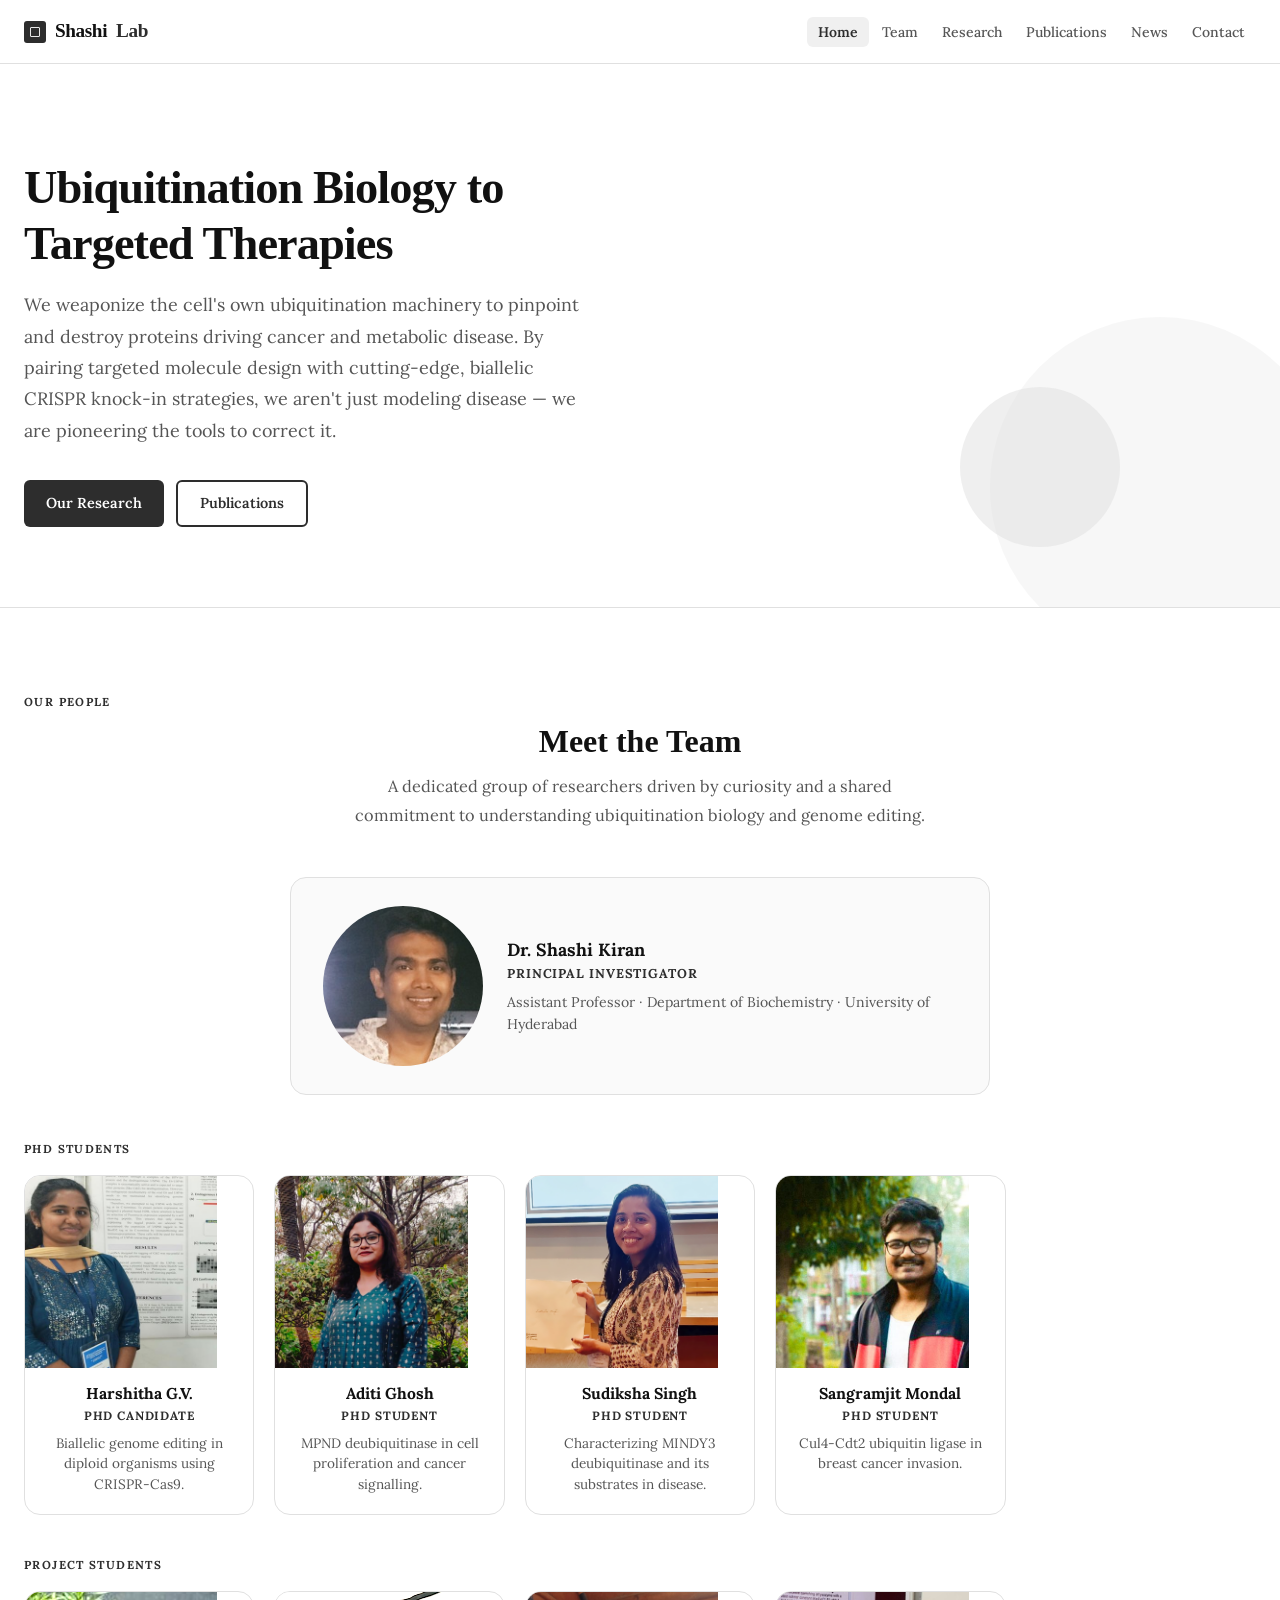
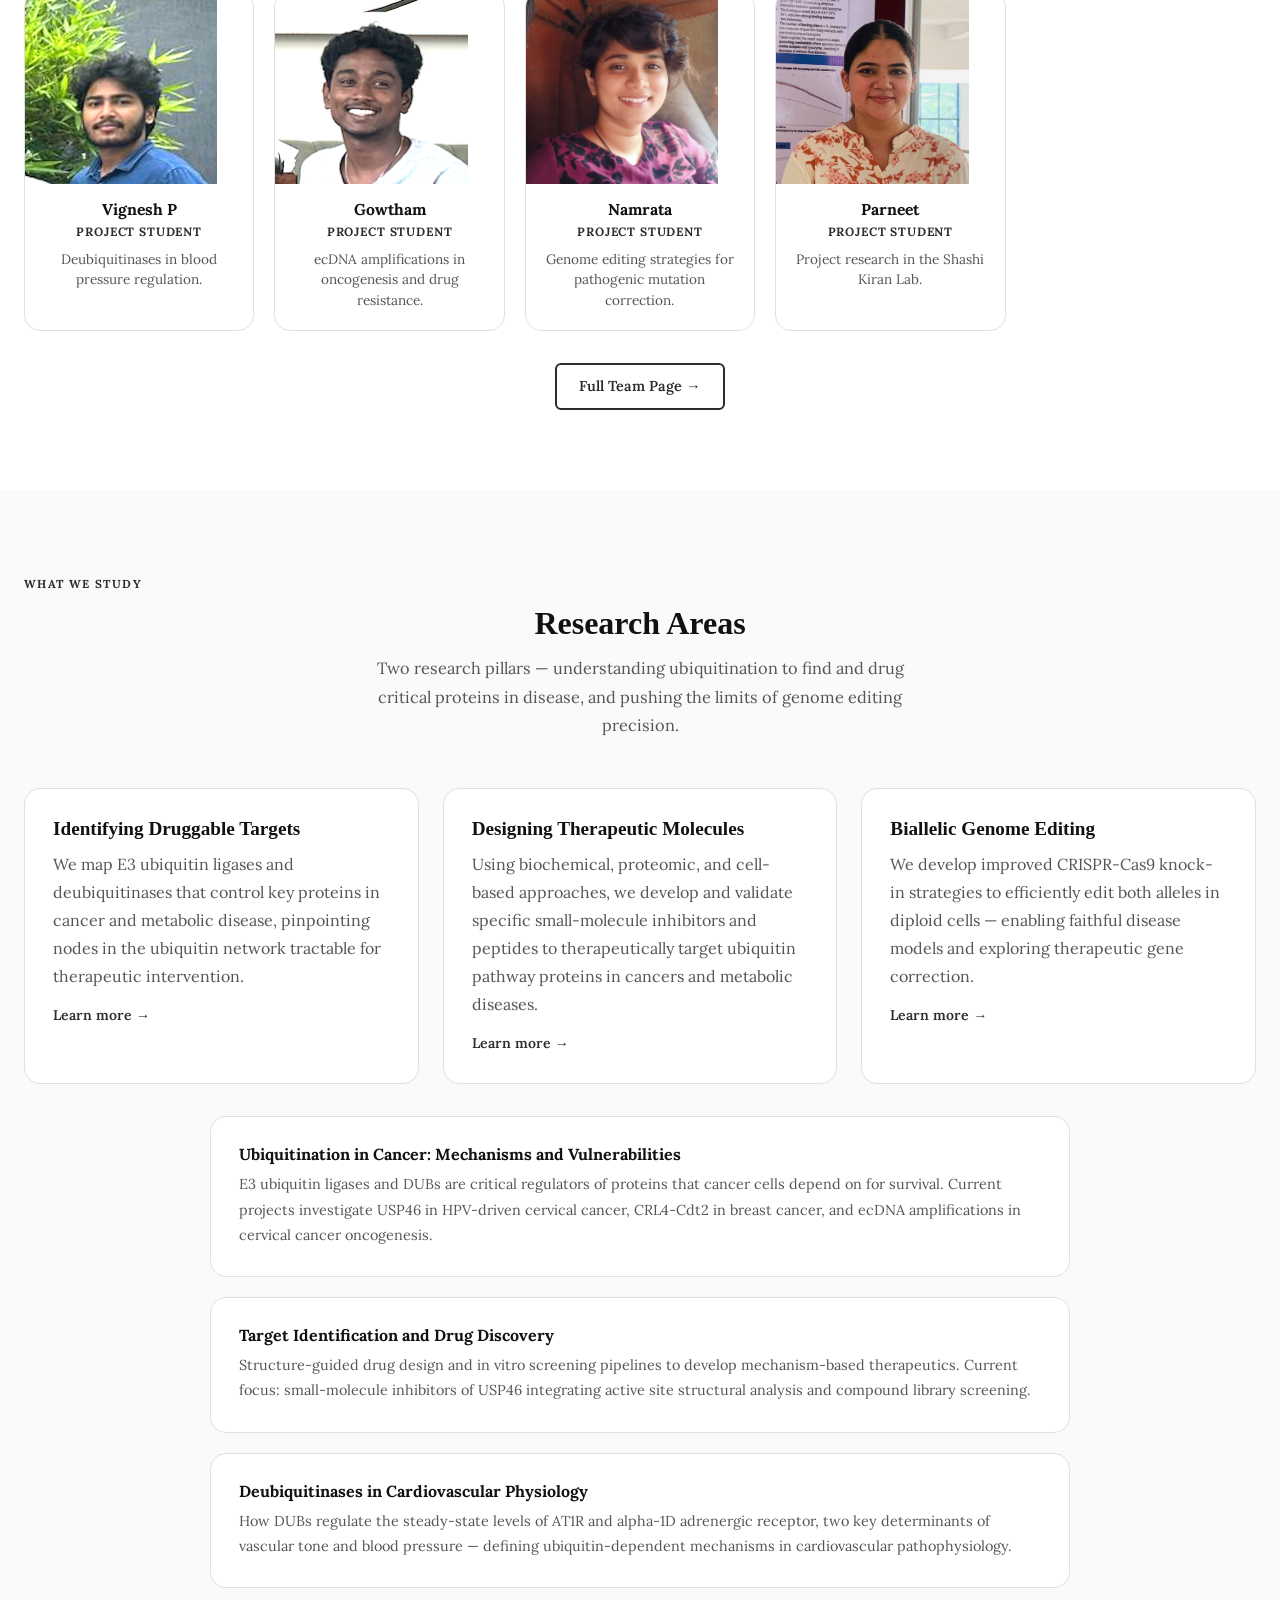
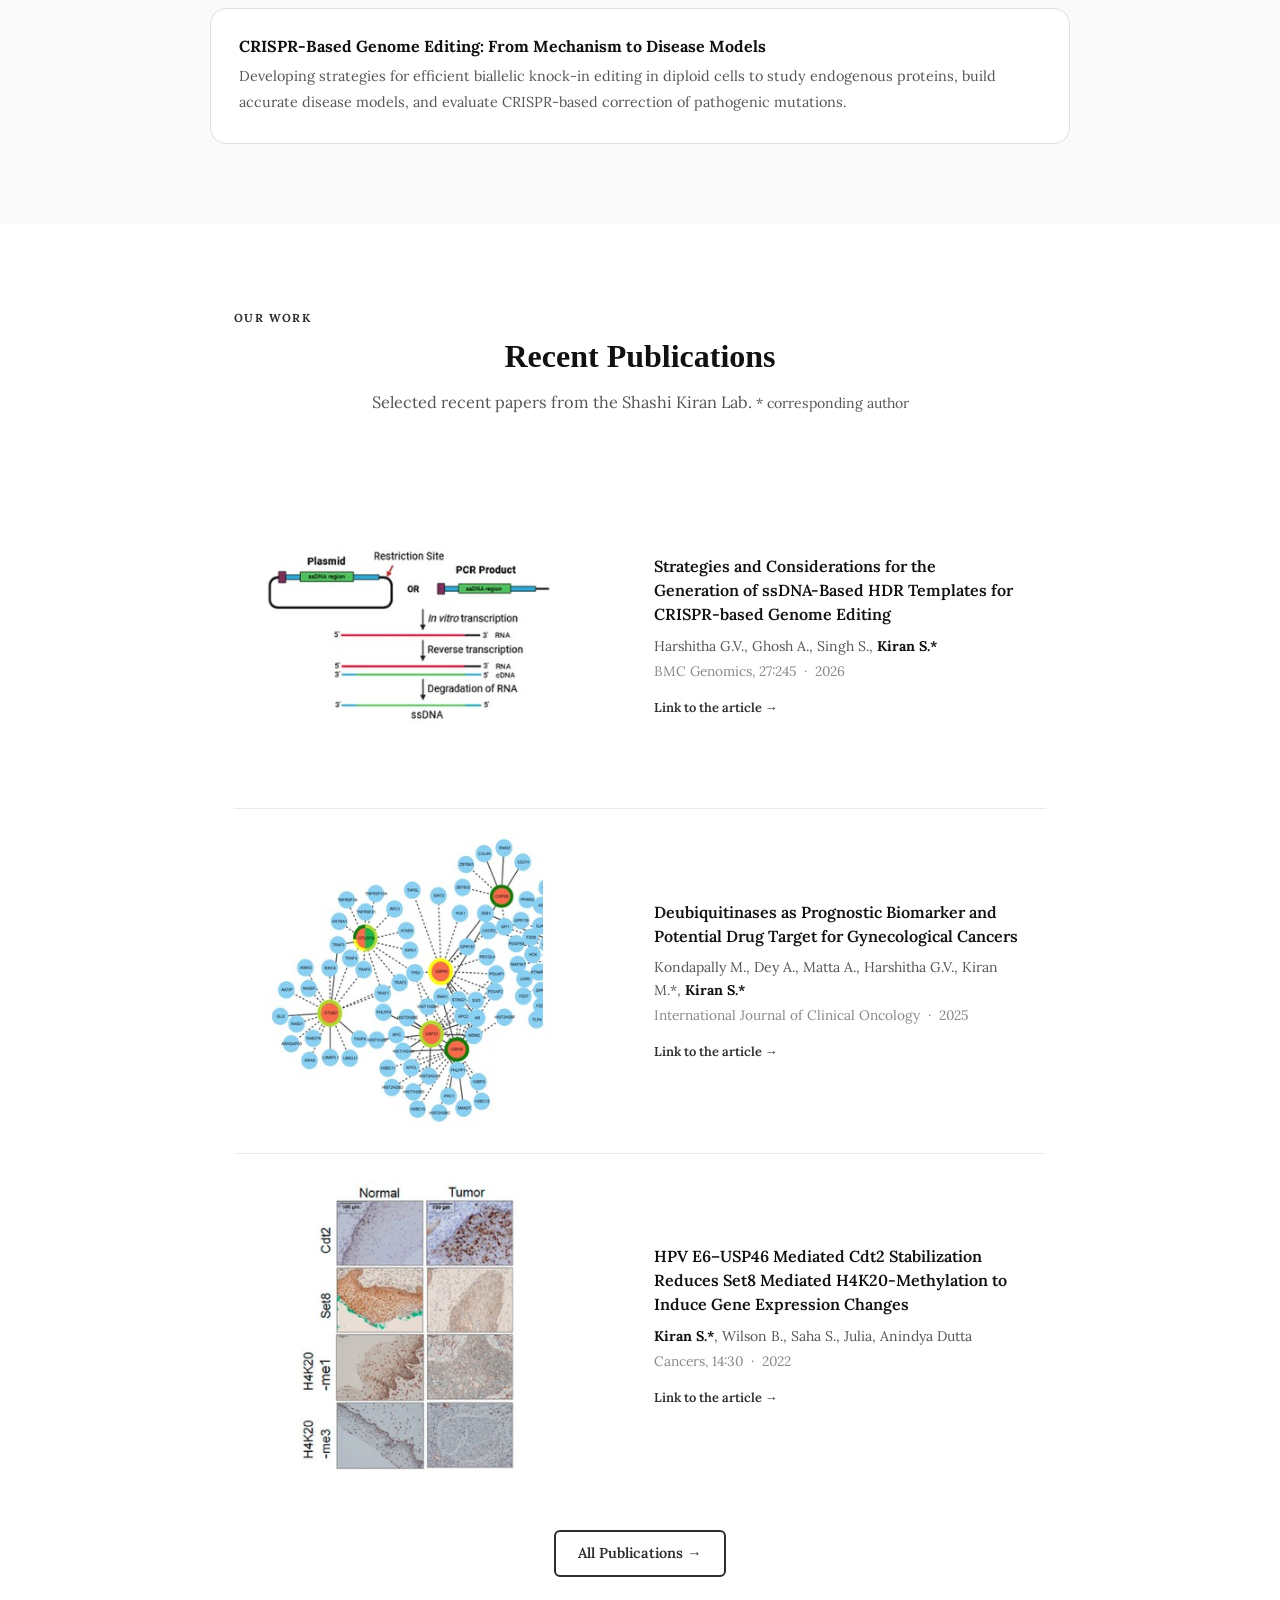
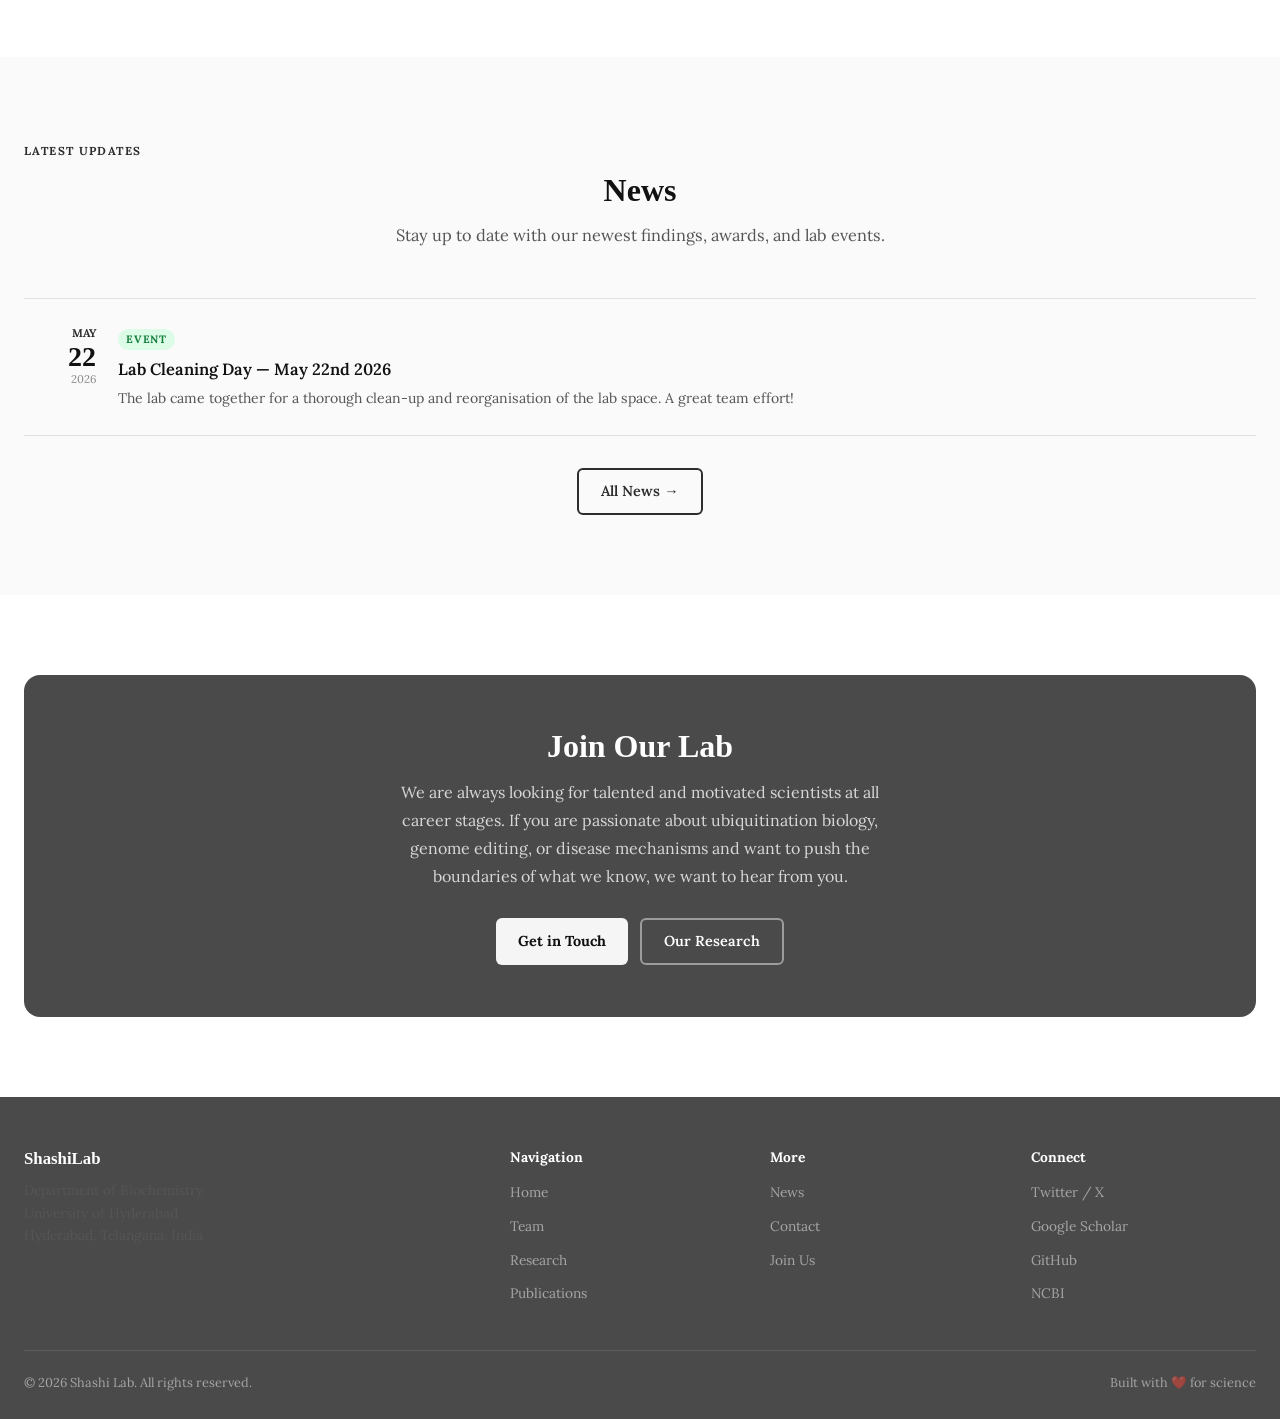
<file: index.html>
<!DOCTYPE html>
<html lang="en">
<head>
  <meta charset="UTF-8" />
  <meta name="viewport" content="width=device-width, initial-scale=1.0" />
  <title>Dr. Shashi Kiran Lab | University of Hyderabad | Biochemistry</title>
  <meta name="description" content="Dr. Shashi Kiran's research lab at the Department of Biochemistry, University of Hyderabad. We study ubiquitination biology in cancer and develop CRISPR-based genome editing strategies." />
  <meta name="keywords" content="Shashi Kiran, University of Hyderabad, Biochemistry, ubiquitin, deubiquitinase, USP46, CRISPR, genome editing, cancer research, UoH, Hyderabad" />
  <meta name="author" content="Dr. Shashi Kiran" />
  <meta name="google-site-verification" content="ChHLzt7NcthxD-k_zj8Gd9mRx2BOK9S7o09aSLeF2pE" />
  <meta property="og:title" content="Dr. Shashi Kiran Lab | University of Hyderabad" />
  <meta property="og:description" content="Research lab studying ubiquitination biology in cancer and CRISPR-based genome editing. Department of Biochemistry, University of Hyderabad." />
  <meta property="og:type" content="website" />
  <script type="application/ld+json">
  {
    "@context": "https://schema.org",
    "@graph": [
      {
        "@type": "ResearchOrganization",
        "name": "Shashi Kiran Lab",
        "alternateName": "ShashiLab",
        "description": "Research laboratory studying ubiquitination biology in cancer and CRISPR-based genome editing strategies at the University of Hyderabad.",
        "url": "https://shashilabuoh.github.io/Shashi-Lab/",
        "parentOrganization": {
          "@type": "CollegeOrUniversity",
          "name": "University of Hyderabad",
          "alternateName": "UoH",
          "address": {
            "@type": "PostalAddress",
            "addressLocality": "Hyderabad",
            "addressRegion": "Telangana",
            "addressCountry": "IN"
          }
        },
        "department": {
          "@type": "Organization",
          "name": "Department of Biochemistry"
        },
        "knowsAbout": ["ubiquitination", "deubiquitinase", "CRISPR", "genome editing", "cancer biology", "USP46", "CRL4-Cdt2"]
      },
      {
        "@type": "Person",
        "name": "Dr. Shashi Kiran",
        "jobTitle": "Assistant Professor",
        "affiliation": {
          "@type": "CollegeOrUniversity",
          "name": "University of Hyderabad"
        },
        "worksFor": {
          "@type": "Organization",
          "name": "Department of Biochemistry, University of Hyderabad"
        },
        "alumniOf": [
          {
            "@type": "CollegeOrUniversity",
            "name": "Centre for DNA Fingerprinting and Diagnostics",
            "alternateName": "CDFD"
          },
          {
            "@type": "CollegeOrUniversity",
            "name": "University of Virginia",
            "alternateName": "UVa"
          }
        ],
        "knowsAbout": ["ubiquitin", "deubiquitinase", "USP46", "CRISPR", "genome editing", "cancer research"]
      }
    ]
  }
  </script>
  <link rel="preconnect" href="https://fonts.googleapis.com" />
  <link rel="preconnect" href="https://fonts.gstatic.com" crossorigin />
  <link href="https://fonts.googleapis.com/css2?family=Lora:ital,wght@0,400;0,500;0,600;1,400;1,600&display=swap" rel="stylesheet" />
  <link rel="stylesheet" href="assets/style.css" />
</head>
<body>

<!-- ── Navigation ─────────────────────────────────────────────── -->
<nav class="nav">
  <div class="nav-inner">
    <a href="index.html" class="nav-logo"><span class="nav-crest" aria-hidden="true"><span class="nav-crest-gem"></span></span>Shashi<span>Lab</span></a>
    <ul class="nav-links" id="navLinks">
      <li><a href="index.html"        id="nav-home"         class="active">Home</a></li>
      <li><a href="team.html"         id="nav-team"                    >Team</a></li>
      <li><a href="research.html"     id="nav-research"                >Research</a></li>
      <li><a href="publications.html" id="nav-publications"            >Publications</a></li>
      <li><a href="news.html"         id="nav-news"                    >News</a></li>
      <li><a href="contact.html"                                       >Contact</a></li>
    </ul>
    <button class="nav-toggle" id="navToggle" aria-label="Toggle menu">☰</button>
  </div>
</nav>

<!-- ── Hero ───────────────────────────────────────────────────── -->
<section class="hero" id="hero">
  <div class="hero-inner">
<h1>Ubiquitination Biology to<br>Targeted Therapies</h1>
    <p>We weaponize the cell's own ubiquitination machinery to pinpoint and destroy proteins driving cancer and metabolic disease. By pairing targeted molecule design with cutting-edge, biallelic CRISPR knock-in strategies, we aren't just modeling disease — we are pioneering the tools to correct it.</p>
    <div class="hero-actions">
      <a href="#research" class="btn btn-primary">Our Research</a>
      <a href="#publications" class="btn btn-outline">Publications</a>
    </div>
  </div>
</section>

<!-- ── Team ───────────────────────────────────────────────────── -->
<section class="section" id="team">
  <div class="container">
    <div class="section-label">Our People</div>
    <h2 class="section-title">Meet the Team</h2>
    <p class="section-subtitle">A dedicated group of researchers driven by curiosity and a shared commitment to understanding ubiquitination biology and genome editing.</p>

    <!-- PI -->
    <div style="max-width:700px;margin:0 auto 40px;background:var(--surface);border:1px solid var(--border);border-radius:var(--radius-lg);padding:28px 32px;display:flex;gap:24px;align-items:center;">
      <img src="assets/photos/shashi.jpg" alt="Dr. Shashi Kiran" style="flex-shrink:0;width:160px;height:160px;border-radius:50%;object-fit:cover;object-position:center top;">
      <div>
        <div style="font-size:1.1rem;font-weight:700;color:var(--text);">Dr. Shashi Kiran</div>
        <div style="font-size:.8rem;font-weight:700;color:var(--accent);text-transform:uppercase;letter-spacing:.07em;margin-bottom:6px;">Principal Investigator</div>
        <div style="font-size:.88rem;color:var(--text-muted);">Assistant Professor · Department of Biochemistry · University of Hyderabad</div>
      </div>
    </div>

    <!-- PhD Students -->
    <div class="section-label" style="margin-bottom:16px;">PhD Students</div>
    <div class="member-grid" style="margin-bottom:36px;">
      <div class="member-card">
        <img src="assets/photos/harshitha.png" alt="Harshitha G.V." class="member-photo">
        <h4>Harshitha G.V.</h4>
        <div class="member-role">PhD Candidate</div>
        <p>Biallelic genome editing in diploid organisms using CRISPR-Cas9.</p>
      </div>
      <div class="member-card">
        <img src="assets/photos/aditi.png" alt="Aditi Ghosh" class="member-photo">
        <h4>Aditi Ghosh</h4>
        <div class="member-role">PhD Student</div>
        <p>MPND deubiquitinase in cell proliferation and cancer signalling.</p>
      </div>
      <div class="member-card">
        <img src="assets/photos/sudiksha.png" alt="Sudiksha Singh" class="member-photo" style="object-position:center 70%;">
        <h4>Sudiksha Singh</h4>
        <div class="member-role">PhD Student</div>
        <p>Characterizing MINDY3 deubiquitinase and its substrates in disease.</p>
      </div>
      <div class="member-card">
        <img src="assets/photos/sangramjit.jpg" alt="Sangramjit Mondal" class="member-photo">
        <h4>Sangramjit Mondal</h4>
        <div class="member-role">PhD Student</div>
        <p>Cul4-Cdt2 ubiquitin ligase in breast cancer invasion.</p>
      </div>
    </div>

    <!-- Project Students -->
    <div class="section-label" style="margin-bottom:16px;">Project Students</div>
    <div class="member-grid" style="margin-bottom:32px;">
      <div class="member-card">
        <img src="assets/photos/vignesh.png" alt="Vignesh P" class="member-photo">
        <h4>Vignesh P</h4>
        <div class="member-role">Project Student</div>
        <p>Deubiquitinases in blood pressure regulation.</p>
      </div>
      <div class="member-card">
        <img src="assets/photos/gowtham.png" alt="Gowtham" class="member-photo">
        <h4>Gowtham</h4>
        <div class="member-role">Project Student</div>
        <p>ecDNA amplifications in oncogenesis and drug resistance.</p>
      </div>
      <div class="member-card">
        <img src="assets/photos/namrata.jpg" alt="Namrata" class="member-photo">
        <h4>Namrata</h4>
        <div class="member-role">Project Student</div>
        <p>Genome editing strategies for pathogenic mutation correction.</p>
      </div>
      <div class="member-card">
        <img src="assets/photos/parneet.jpg" alt="Parneet" class="member-photo">
        <h4>Parneet</h4>
        <div class="member-role">Project Student</div>
        <p>Project research in the Shashi Kiran Lab.</p>
      </div>
    </div>

    <div style="text-align:center;">
      <a href="team.html" class="btn btn-outline">Full Team Page →</a>
    </div>
  </div>
</section>

<!-- ── Research ────────────────────────────────────────────────── -->
<section class="section section-alt" id="research">
  <div class="container">
    <div class="section-label">What We Study</div>
    <h2 class="section-title">Research Areas</h2>
    <p class="section-subtitle">Two research pillars — understanding ubiquitination to find and drug critical proteins in disease, and pushing the limits of genome editing precision.</p>

    <div class="grid-3" style="margin-bottom:32px;">
      <div class="card">
        <h3>Identifying Druggable Targets</h3>
        <p>We map E3 ubiquitin ligases and deubiquitinases that control key proteins in cancer and metabolic disease, pinpointing nodes in the ubiquitin network tractable for therapeutic intervention.</p>
        <a href="research.html" style="font-size:.875rem;font-weight:600;margin-top:14px;display:inline-block;">Learn more →</a>
      </div>
      <div class="card">
        <h3>Designing Therapeutic Molecules</h3>
        <p>Using biochemical, proteomic, and cell-based approaches, we develop and validate specific small-molecule inhibitors and peptides to therapeutically target ubiquitin pathway proteins in cancers and metabolic diseases.</p>
        <a href="research.html" style="font-size:.875rem;font-weight:600;margin-top:14px;display:inline-block;">Learn more →</a>
      </div>
      <div class="card">
        <h3>Biallelic Genome Editing</h3>
        <p>We develop improved CRISPR-Cas9 knock-in strategies to efficiently edit both alleles in diploid cells — enabling faithful disease models and exploring therapeutic gene correction.</p>
        <a href="research.html" style="font-size:.875rem;font-weight:600;margin-top:14px;display:inline-block;">Learn more →</a>
      </div>
    </div>

    <!-- Four programs brief -->
    <div style="display:flex;flex-direction:column;gap:20px;max-width:860px;margin:0 auto;">
      <div class="card">
        <h4 style="margin-bottom:8px;">Ubiquitination in Cancer: Mechanisms and Vulnerabilities</h4>
        <p style="font-size:.9rem;">E3 ubiquitin ligases and DUBs are critical regulators of proteins that cancer cells depend on for survival. Current projects investigate USP46 in HPV-driven cervical cancer, CRL4-Cdt2 in breast cancer, and ecDNA amplifications in cervical cancer oncogenesis.</p>
      </div>
      <div class="card">
        <h4 style="margin-bottom:8px;">Target Identification and Drug Discovery</h4>
        <p style="font-size:.9rem;">Structure-guided drug design and in vitro screening pipelines to develop mechanism-based therapeutics. Current focus: small-molecule inhibitors of USP46 integrating active site structural analysis and compound library screening.</p>
      </div>
      <div class="card">
        <h4 style="margin-bottom:8px;">Deubiquitinases in Cardiovascular Physiology</h4>
        <p style="font-size:.9rem;">How DUBs regulate the steady-state levels of AT1R and alpha-1D adrenergic receptor, two key determinants of vascular tone and blood pressure — defining ubiquitin-dependent mechanisms in cardiovascular pathophysiology.</p>
      </div>
      <div class="card">
        <h4 style="margin-bottom:8px;">CRISPR-Based Genome Editing: From Mechanism to Disease Models</h4>
        <p style="font-size:.9rem;">Developing strategies for efficient biallelic knock-in editing in diploid cells to study endogenous proteins, build accurate disease models, and evaluate CRISPR-based correction of pathogenic mutations.</p>
      </div>
    </div>
  </div>
</section>

<!-- ── Publications ────────────────────────────────────────────── -->
<section class="section" id="publications">
  <div class="container" style="max-width:860px;">
    <div class="section-label">Our Work</div>
    <h2 class="section-title">Recent Publications</h2>
    <p class="section-subtitle">Selected recent papers from the Shashi Kiran Lab. <span style="color:var(--text-muted);font-size:.88rem;">* corresponding author</span></p>

    <div style="margin-bottom:32px;">

      <div class="pub-entry">
        <img src="assets/thumbs/pub2_t.jpg" class="pub-thumb" alt="BMC Genomics 2026 – ssDNA HDR templates" loading="lazy">
        <div class="pub-detail">
          <div class="pub-title-text">Strategies and Considerations for the Generation of ssDNA-Based HDR Templates for CRISPR-based Genome Editing</div>
          <div class="pub-authors-text">Harshitha G.V., Ghosh A., Singh S., <span class="me">Kiran S.*</span></div>
          <div class="pub-journal-text">BMC Genomics, 27:245 &nbsp;·&nbsp; 2026</div>
          <a href="https://doi.org/10.1186/s12864-025-12406-y" target="_blank" class="pub-doi-link">Link to the article →</a>
        </div>
      </div>

      <div class="pub-entry">
        <img src="assets/thumbs/pub3_t.jpg" class="pub-thumb" alt="Int J Clin Oncol 2025 – DUBs gynecological cancers" loading="lazy">
        <div class="pub-detail">
          <div class="pub-title-text">Deubiquitinases as Prognostic Biomarker and Potential Drug Target for Gynecological Cancers</div>
          <div class="pub-authors-text">Kondapally M., Dey A., Matta A., Harshitha G.V., Kiran M.*, <span class="me">Kiran S.*</span></div>
          <div class="pub-journal-text">International Journal of Clinical Oncology &nbsp;·&nbsp; 2025</div>
          <a href="https://doi.org/10.1007/s10147-025-02880-5" target="_blank" class="pub-doi-link">Link to the article →</a>
        </div>
      </div>

      <div class="pub-entry">
        <img src="assets/thumbs/pub4_t.jpg" class="pub-thumb" alt="Cancers 2022 – HPVE6-USP46-Cdt2" loading="lazy">
        <div class="pub-detail">
          <div class="pub-title-text">HPV E6–USP46 Mediated Cdt2 Stabilization Reduces Set8 Mediated H4K20-Methylation to Induce Gene Expression Changes</div>
          <div class="pub-authors-text"><span class="me">Kiran S.*</span>, Wilson B., Saha S., Julia, Anindya Dutta</div>
          <div class="pub-journal-text">Cancers, 14:30 &nbsp;·&nbsp; 2022</div>
          <a href="https://doi.org/10.3390/cancers14010030" target="_blank" class="pub-doi-link">Link to the article →</a>
        </div>
      </div>

    </div>

    <div style="text-align:center;">
      <a href="publications.html" class="btn btn-outline">All Publications →</a>
    </div>
  </div>
</section>

<!-- ── News ────────────────────────────────────────────────────── -->
<section class="section section-alt" id="news">
  <div class="container">
    <div class="section-label">Latest Updates</div>
    <h2 class="section-title">News</h2>
    <p class="section-subtitle">Stay up to date with our newest findings, awards, and lab events.</p>

    <div class="news-feed">
      <div class="news-item">
        <div class="news-datebox">
          <div class="nd-month">May</div>
          <div class="nd-day">22</div>
          <div class="nd-year">2026</div>
        </div>
        <div class="news-content">
          <span class="badge b-member">Event</span>
          <div class="news-title">Lab Cleaning Day — May 22nd 2026</div>
          <div class="news-desc">The lab came together for a thorough clean-up and reorganisation of the lab space. A great team effort!</div>
        </div>
      </div>
    </div>

    <div style="text-align:center;margin-top:32px;">
      <a href="news.html" class="btn btn-outline">All News →</a>
    </div>
  </div>
</section>

<!-- ── Join Us ──────────────────────────────────────────────────── -->
<section class="section">
  <div class="container">
    <div class="join-banner">
      <h2>Join Our Lab</h2>
      <p>We are always looking for talented and motivated scientists at all career stages. If you are passionate about ubiquitination biology, genome editing, or disease mechanisms and want to push the boundaries of what we know, we want to hear from you.</p>
      <div style="display:flex;flex-wrap:wrap;gap:12px;justify-content:center;">
        <a href="contact.html" class="btn btn-white">Get in Touch</a>
        <a href="research.html" class="btn btn-ghost-white">Our Research</a>
      </div>
    </div>
  </div>
</section>

<!-- ── Footer ───────────────────────────────────────────────────── -->
<footer class="footer">
  <div class="container">
    <div class="footer-grid">
      <div class="footer-brand">
        <h3>ShashiLab</h3>
        <p>Department of Biochemistry<br>University of Hyderabad<br>Hyderabad, Telangana, India</p>
      </div>
      <div class="footer-col">
        <h4>Navigation</h4>
        <ul>
          <li><a href="index.html">Home</a></li>
          <li><a href="#team">Team</a></li>
          <li><a href="#research">Research</a></li>
          <li><a href="#publications">Publications</a></li>
        </ul>
      </div>
      <div class="footer-col">
        <h4>More</h4>
        <ul>
          <li><a href="#news">News</a></li>
          <li><a href="contact.html">Contact</a></li>
          <li><a href="contact.html#join">Join Us</a></li>
        </ul>
      </div>
      <div class="footer-col">
        <h4>Connect</h4>
        <ul>
          <li><a href="#">Twitter / X</a></li>
          <li><a href="#">Google Scholar</a></li>
          <li><a href="#">GitHub</a></li>
          <li><a href="#">NCBI</a></li>
        </ul>
      </div>
    </div>
    <div class="footer-bottom">
      <span>© 2026 Shashi Lab. All rights reserved.</span>
      <span>Built with ❤️ for science</span>
    </div>
  </div>
</footer>

<script>
  // Mobile nav toggle
  document.getElementById('navToggle').addEventListener('click', () => {
    document.getElementById('navLinks').classList.toggle('open');
  });

  // Scroll-spy: highlight nav tab as each section scrolls into view
  const spySections = ['team', 'research', 'publications', 'news'];

  function updateActiveNav() {
    const scrollY = window.scrollY;
    let current = '';

    // If near the very top, highlight Home
    if (scrollY < 80) {
      current = 'home';
    } else {
      spySections.forEach(id => {
        const el = document.getElementById(id);
        if (el && el.getBoundingClientRect().top <= 120) current = id;
      });
    }

    document.querySelectorAll('.nav-links a').forEach(a => {
      a.classList.remove('active');
    });

    if (current === 'home') {
      document.getElementById('nav-home').classList.add('active');
    } else if (current) {
      const link = document.getElementById('nav-' + current);
      if (link) link.classList.add('active');
    }
  }

  window.addEventListener('scroll', updateActiveNav, { passive: true });
  updateActiveNav(); // run once on load
</script>
</body>
</html>
</file>
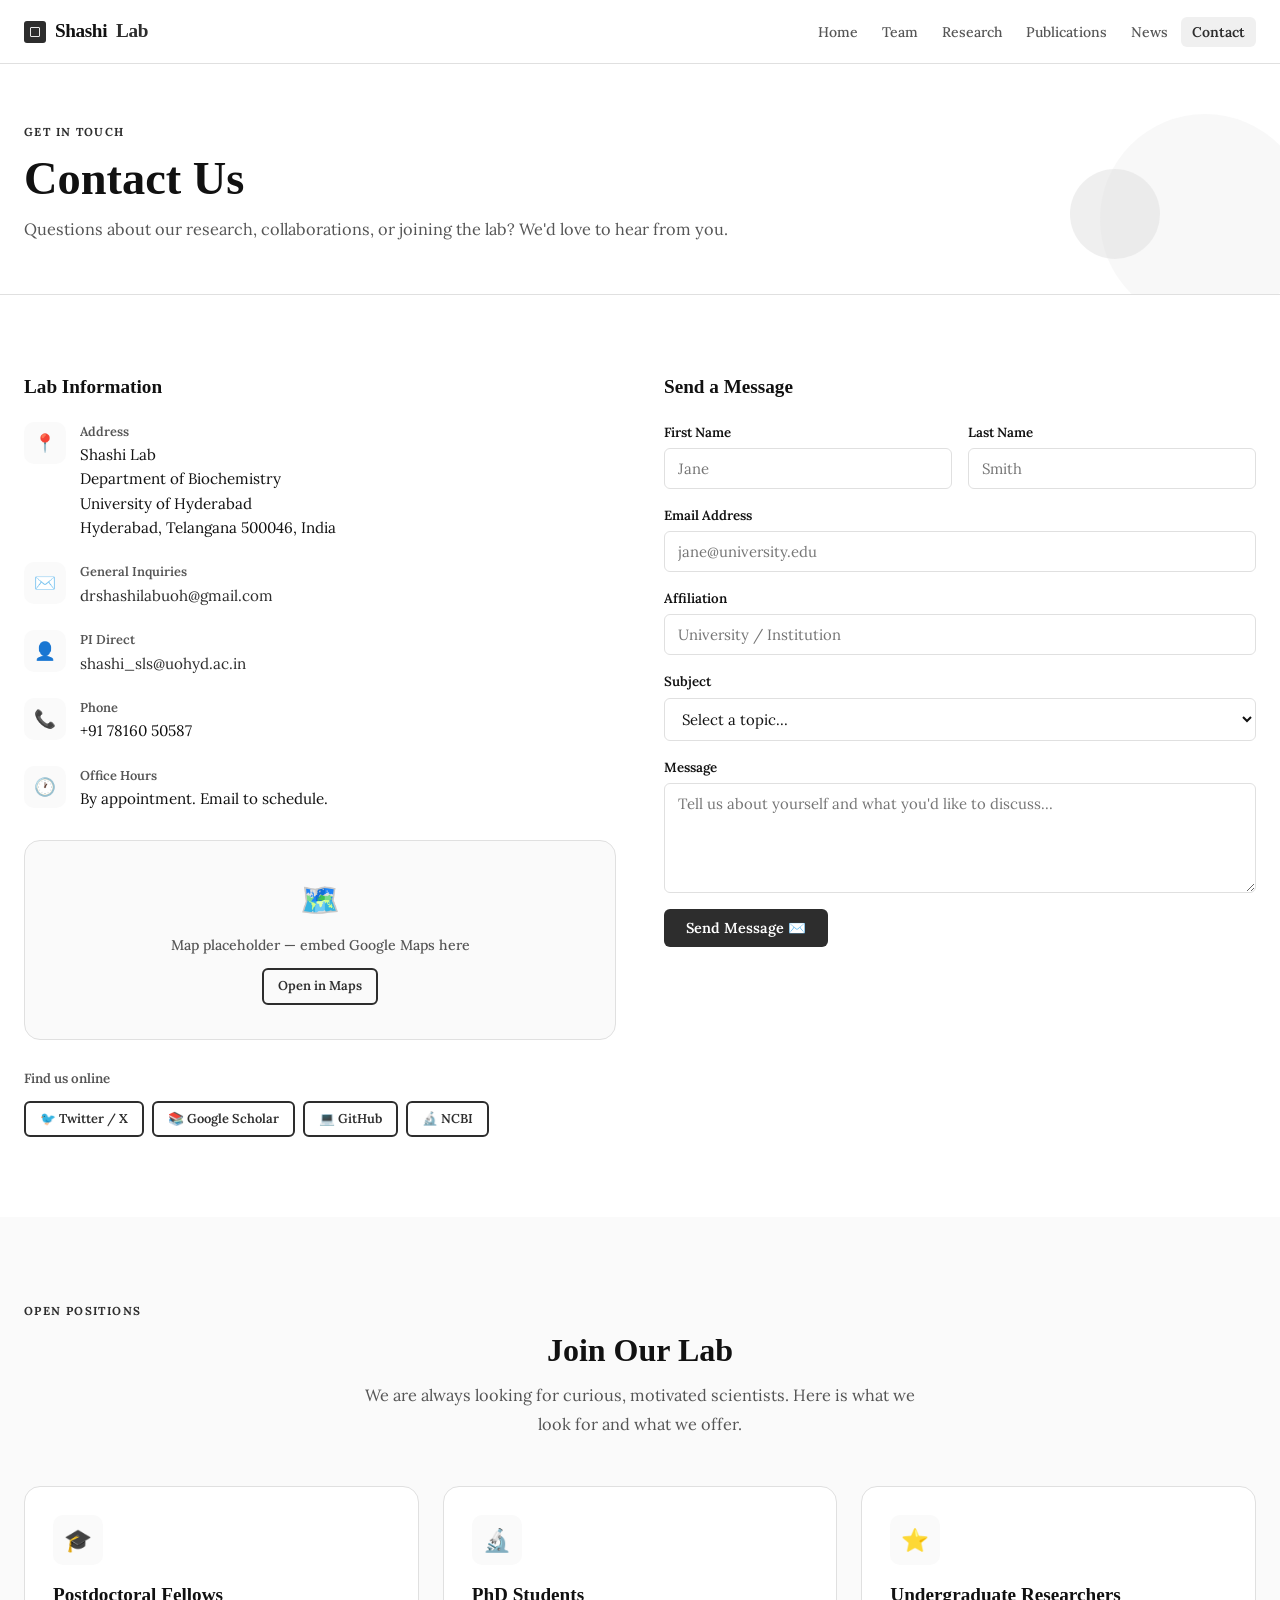
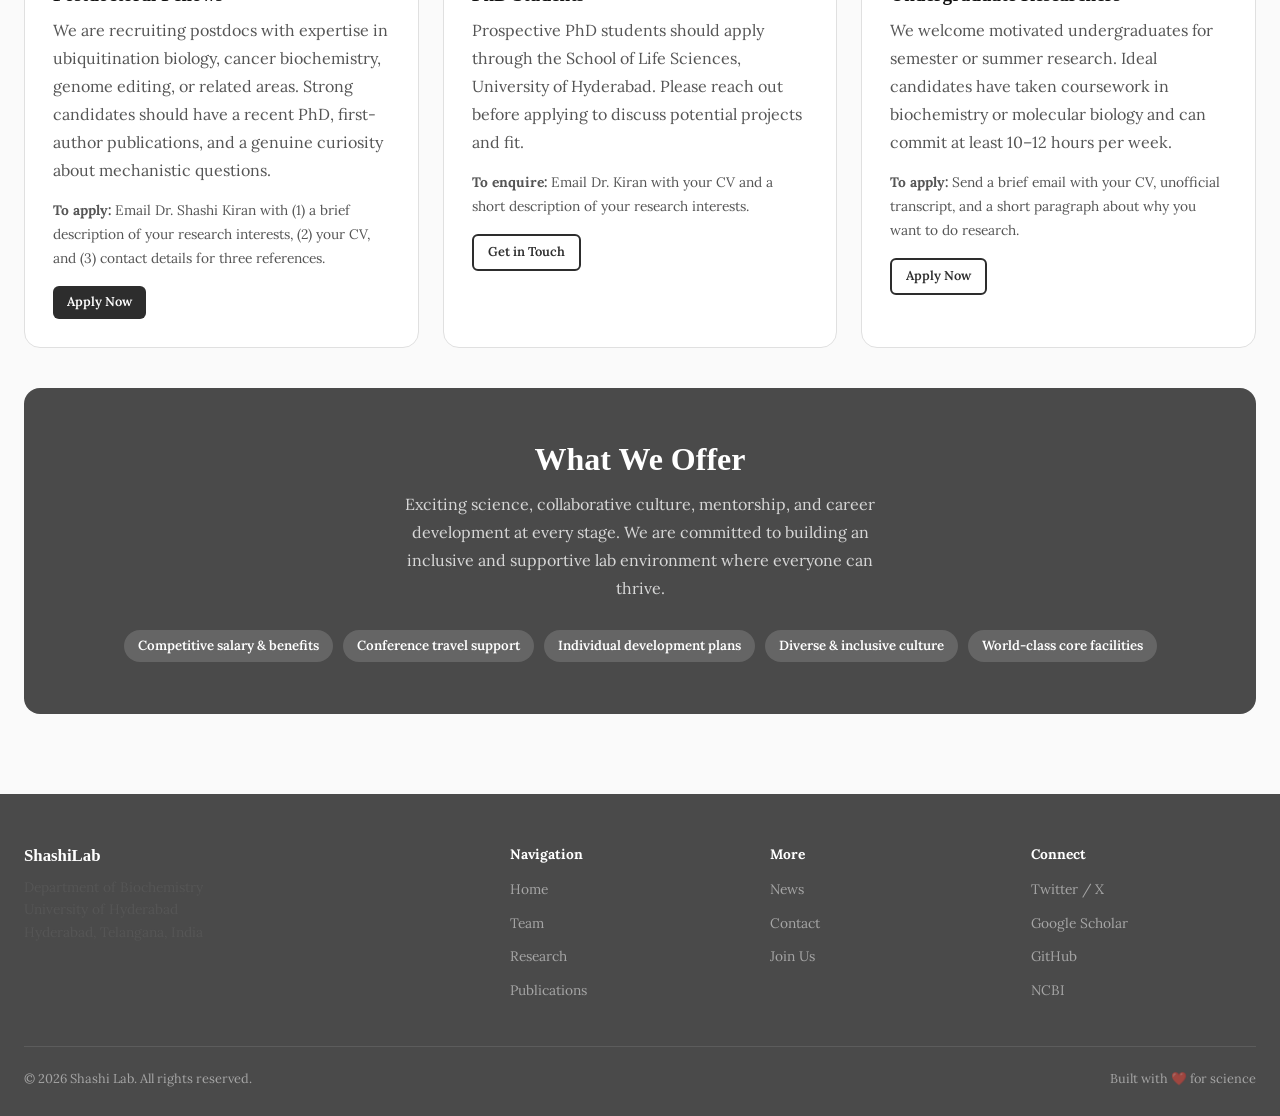
<file: contact.html>
<!DOCTYPE html>
<html lang="en">
<head>
  <meta charset="UTF-8" />
  <meta name="viewport" content="width=device-width, initial-scale=1.0" />
  <title>Contact | Dr. Shashi Kiran Lab | University of Hyderabad</title>
  <meta name="description" content="Contact Dr. Shashi Kiran at the Department of Biochemistry, University of Hyderabad. Open positions for postdoctoral researchers, PhD students, and project students." />
  <meta name="keywords" content="Shashi Kiran contact, University of Hyderabad Biochemistry, join lab, PhD positions, postdoc positions, genome editing, cancer biology" />
  <meta name="author" content="Dr. Shashi Kiran" />
  <meta property="og:title" content="Contact | Dr. Shashi Kiran Lab | University of Hyderabad" />
  <meta property="og:description" content="Get in touch with Dr. Shashi Kiran's lab at the Department of Biochemistry, University of Hyderabad. Positions available for researchers at all levels." />
  <meta property="og:type" content="website" />
  <script type="application/ld+json">
  {
    "@context": "https://schema.org",
    "@type": "ContactPage",
    "name": "Contact — Shashi Kiran Lab",
    "about": {
      "@type": "Person",
      "name": "Dr. Shashi Kiran",
      "jobTitle": "Assistant Professor",
      "affiliation": {
        "@type": "CollegeOrUniversity",
        "name": "University of Hyderabad"
      },
      "address": {
        "@type": "PostalAddress",
        "addressLocality": "Hyderabad",
        "addressRegion": "Telangana",
        "addressCountry": "IN"
      }
    }
  }
  </script>
  <link rel="preconnect" href="https://fonts.googleapis.com" />
  <link rel="preconnect" href="https://fonts.gstatic.com" crossorigin />
  <link href="https://fonts.googleapis.com/css2?family=Lora:ital,wght@0,400;0,500;0,600;1,400;1,600&display=swap" rel="stylesheet" />
  <link rel="stylesheet" href="assets/style.css" />
</head>
<body>

<nav class="nav">
  <div class="nav-inner">
    <a href="index.html" class="nav-logo"><span class="nav-crest" aria-hidden="true"><span class="nav-crest-gem"></span></span>Shashi<span>Lab</span></a>
    <ul class="nav-links" id="navLinks">
      <li><a href="index.html"       >Home</a></li>
      <li><a href="team.html"        >Team</a></li>
      <li><a href="research.html"    >Research</a></li>
      <li><a href="publications.html">Publications</a></li>
      <li><a href="news.html"        >News</a></li>
      <li><a href="contact.html"      class="active">Contact</a></li>
    </ul>
    <button class="nav-toggle" id="navToggle" aria-label="Toggle menu">☰</button>
  </div>
</nav>

<!-- Page Hero -->
<section class="page-hero">
  <div class="container">
    <div class="section-label">Get in Touch</div>
    <h1>Contact Us</h1>
    <p>Questions about our research, collaborations, or joining the lab? We'd love to hear from you.</p>
  </div>
</section>

<!-- Contact Grid -->
<section class="section">
  <div class="container">
    <div class="contact-grid">

      <!-- Info side -->
      <div>
        <h3 style="margin-bottom:24px;">Lab Information</h3>

        <div class="contact-item">
          <div class="ci-icon">📍</div>
          <div>
            <div class="ci-label">Address</div>
            <div class="ci-value">
              Shashi Lab<br>
              Department of Biochemistry<br>
              University of Hyderabad<br>
              Hyderabad, Telangana 500046, India
            </div>
          </div>
        </div>

        <div class="contact-item">
          <div class="ci-icon">✉️</div>
          <div>
            <div class="ci-label">General Inquiries</div>
            <div class="ci-value"><a href="mailto:drshashilabuoh@gmail.com">drshashilabuoh@gmail.com</a></div>
          </div>
        </div>

        <div class="contact-item">
          <div class="ci-icon">👤</div>
          <div>
            <div class="ci-label">PI Direct</div>
            <div class="ci-value"><a href="mailto:shashi_sls@uohyd.ac.in">shashi_sls@uohyd.ac.in</a></div>
          </div>
        </div>

        <div class="contact-item">
          <div class="ci-icon">📞</div>
          <div>
            <div class="ci-label">Phone</div>
            <div class="ci-value">+91 78160 50587</div>
          </div>
        </div>

        <div class="contact-item">
          <div class="ci-icon">🕐</div>
          <div>
            <div class="ci-label">Office Hours</div>
            <div class="ci-value">By appointment. Email to schedule.</div>
          </div>
        </div>

        <!-- Map placeholder -->
        <div style="margin-top:28px;background:var(--surface);border:1px solid var(--border);border-radius:var(--radius-lg);height:200px;display:flex;align-items:center;justify-content:center;flex-direction:column;gap:8px;color:var(--text-muted);">
          <div style="font-size:2rem;">🗺️</div>
          <div style="font-size:.88rem;font-weight:500;">Map placeholder — embed Google Maps here</div>
          <a href="https://maps.google.com" target="_blank" class="btn btn-sm btn-outline" style="margin-top:4px;">Open in Maps</a>
        </div>

        <!-- Social links -->
        <div style="margin-top:28px;">
          <div style="font-size:.83rem;font-weight:600;color:var(--text-muted);margin-bottom:12px;">Find us online</div>
          <div style="display:flex;flex-wrap:wrap;gap:8px;">
            <a href="#" class="btn btn-sm btn-outline">🐦 Twitter / X</a>
            <a href="#" class="btn btn-sm btn-outline">📚 Google Scholar</a>
            <a href="#" class="btn btn-sm btn-outline">💻 GitHub</a>
            <a href="#" class="btn btn-sm btn-outline">🔬 NCBI</a>
          </div>
        </div>
      </div>

      <!-- Form side -->
      <div>
        <h3 style="margin-bottom:24px;">Send a Message</h3>
        <form class="contact-form" onsubmit="handleSubmit(event)">
          <div class="form-row">
            <div class="form-group">
              <label for="firstName">First Name</label>
              <input type="text" id="firstName" name="firstName" placeholder="Jane" required />
            </div>
            <div class="form-group">
              <label for="lastName">Last Name</label>
              <input type="text" id="lastName" name="lastName" placeholder="Smith" required />
            </div>
          </div>
          <div class="form-group">
            <label for="email">Email Address</label>
            <input type="email" id="email" name="email" placeholder="jane@university.edu" required />
          </div>
          <div class="form-group">
            <label for="affiliation">Affiliation</label>
            <input type="text" id="affiliation" name="affiliation" placeholder="University / Institution" />
          </div>
          <div class="form-group">
            <label for="subject">Subject</label>
            <select id="subject" name="subject">
              <option value="">Select a topic…</option>
              <option value="collaboration">Research Collaboration</option>
              <option value="postdoc">Postdoctoral Position</option>
              <option value="phd">PhD / Graduate Student Inquiry</option>
              <option value="undergrad">Undergraduate Research</option>
              <option value="media">Press / Media</option>
              <option value="other">Other</option>
            </select>
          </div>
          <div class="form-group">
            <label for="message">Message</label>
            <textarea id="message" name="message" placeholder="Tell us about yourself and what you'd like to discuss…" required></textarea>
          </div>
          <button type="submit" class="btn btn-primary" style="align-self:flex-start;">Send Message ✉️</button>
          <div id="formSuccess" style="display:none;padding:14px 18px;background:#f0fdf4;border:1px solid #a7f3d0;border-radius:var(--radius-sm);color:#065f46;font-size:.9rem;font-weight:500;">
            ✅ Message sent! We'll get back to you within 2–3 business days.
          </div>
        </form>
      </div>

    </div>
  </div>
</section>

<!-- Join Us -->
<section class="section section-alt" id="join">
  <div class="container">
    <div class="section-label">Open Positions</div>
    <h2 class="section-title">Join Our Lab</h2>
    <p class="section-subtitle">We are always looking for curious, motivated scientists. Here is what we look for and what we offer.</p>

    <div class="grid-3" style="margin-bottom:40px;">
      <div class="card">
        <div class="card-icon">🎓</div>
        <h3>Postdoctoral Fellows</h3>
        <p style="margin-bottom:14px;">We are recruiting postdocs with expertise in ubiquitination biology, cancer biochemistry, genome editing, or related areas. Strong candidates should have a recent PhD, first-author publications, and a genuine curiosity about mechanistic questions.</p>
        <p style="font-size:.86rem;margin-bottom:16px;"><strong>To apply:</strong> Email Dr. Shashi Kiran with (1) a brief description of your research interests, (2) your CV, and (3) contact details for three references.</p>
        <a href="mailto:shashi_sls@uohyd.ac.in?subject=Postdoc%20Application" class="btn btn-sm btn-primary">Apply Now</a>
      </div>
      <div class="card">
        <div class="card-icon">🔬</div>
        <h3>PhD Students</h3>
        <p style="margin-bottom:14px;">Prospective PhD students should apply through the School of Life Sciences, University of Hyderabad. Please reach out before applying to discuss potential projects and fit.</p>
        <p style="font-size:.86rem;margin-bottom:16px;"><strong>To enquire:</strong> Email Dr. Kiran with your CV and a short description of your research interests.</p>
        <a href="mailto:shashi_sls@uohyd.ac.in?subject=PhD%20Inquiry" class="btn btn-sm btn-outline">Get in Touch</a>
      </div>
      <div class="card">
        <div class="card-icon">⭐</div>
        <h3>Undergraduate Researchers</h3>
        <p style="margin-bottom:14px;">We welcome motivated undergraduates for semester or summer research. Ideal candidates have taken coursework in biochemistry or molecular biology and can commit at least 10–12 hours per week.</p>
        <p style="font-size:.86rem;margin-bottom:16px;"><strong>To apply:</strong> Send a brief email with your CV, unofficial transcript, and a short paragraph about why you want to do research.</p>
        <a href="mailto:shashi_sls@uohyd.ac.in?subject=Undergrad%20Research" class="btn btn-sm btn-outline">Apply Now</a>
      </div>
    </div>

    <div class="join-banner">
      <h2>What We Offer</h2>
      <p>Exciting science, collaborative culture, mentorship, and career development at every stage. We are committed to building an inclusive and supportive lab environment where everyone can thrive.</p>
      <div style="display:flex;flex-wrap:wrap;gap:10px;justify-content:center;margin-top:4px;">
        <span style="background:rgba(255,255,255,.15);color:white;padding:5px 14px;border-radius:9999px;font-size:.83rem;font-weight:600;">Competitive salary &amp; benefits</span>
        <span style="background:rgba(255,255,255,.15);color:white;padding:5px 14px;border-radius:9999px;font-size:.83rem;font-weight:600;">Conference travel support</span>
        <span style="background:rgba(255,255,255,.15);color:white;padding:5px 14px;border-radius:9999px;font-size:.83rem;font-weight:600;">Individual development plans</span>
        <span style="background:rgba(255,255,255,.15);color:white;padding:5px 14px;border-radius:9999px;font-size:.83rem;font-weight:600;">Diverse &amp; inclusive culture</span>
        <span style="background:rgba(255,255,255,.15);color:white;padding:5px 14px;border-radius:9999px;font-size:.83rem;font-weight:600;">World-class core facilities</span>
      </div>
    </div>
  </div>
</section>

<footer class="footer">
  <div class="container">
    <div class="footer-grid">
      <div class="footer-brand">
        <h3>ShashiLab</h3>
        <p>Department of Biochemistry<br>University of Hyderabad<br>Hyderabad, Telangana, India</p>
      </div>
      <div class="footer-col">
        <h4>Navigation</h4>
        <ul>
          <li><a href="index.html">Home</a></li>
          <li><a href="team.html">Team</a></li>
          <li><a href="research.html">Research</a></li>
          <li><a href="publications.html">Publications</a></li>
        </ul>
      </div>
      <div class="footer-col">
        <h4>More</h4>
        <ul>
          <li><a href="news.html">News</a></li>
          <li><a href="contact.html">Contact</a></li>
          <li><a href="contact.html#join">Join Us</a></li>
        </ul>
      </div>
      <div class="footer-col">
        <h4>Connect</h4>
        <ul>
          <li><a href="#">Twitter / X</a></li>
          <li><a href="#">Google Scholar</a></li>
          <li><a href="#">GitHub</a></li>
          <li><a href="#">NCBI</a></li>
        </ul>
      </div>
    </div>
    <div class="footer-bottom">
      <span>© 2026 Shashi Lab. All rights reserved.</span>
      <span>Built with ❤️ for science</span>
    </div>
  </div>
</footer>

<script>
  document.getElementById('navToggle').addEventListener('click', () => {
    document.getElementById('navLinks').classList.toggle('open');
  });

  function handleSubmit(e) {
    e.preventDefault();
    document.getElementById('formSuccess').style.display = 'block';
    e.target.reset();
  }
</script>
</body>
</html>
</file>
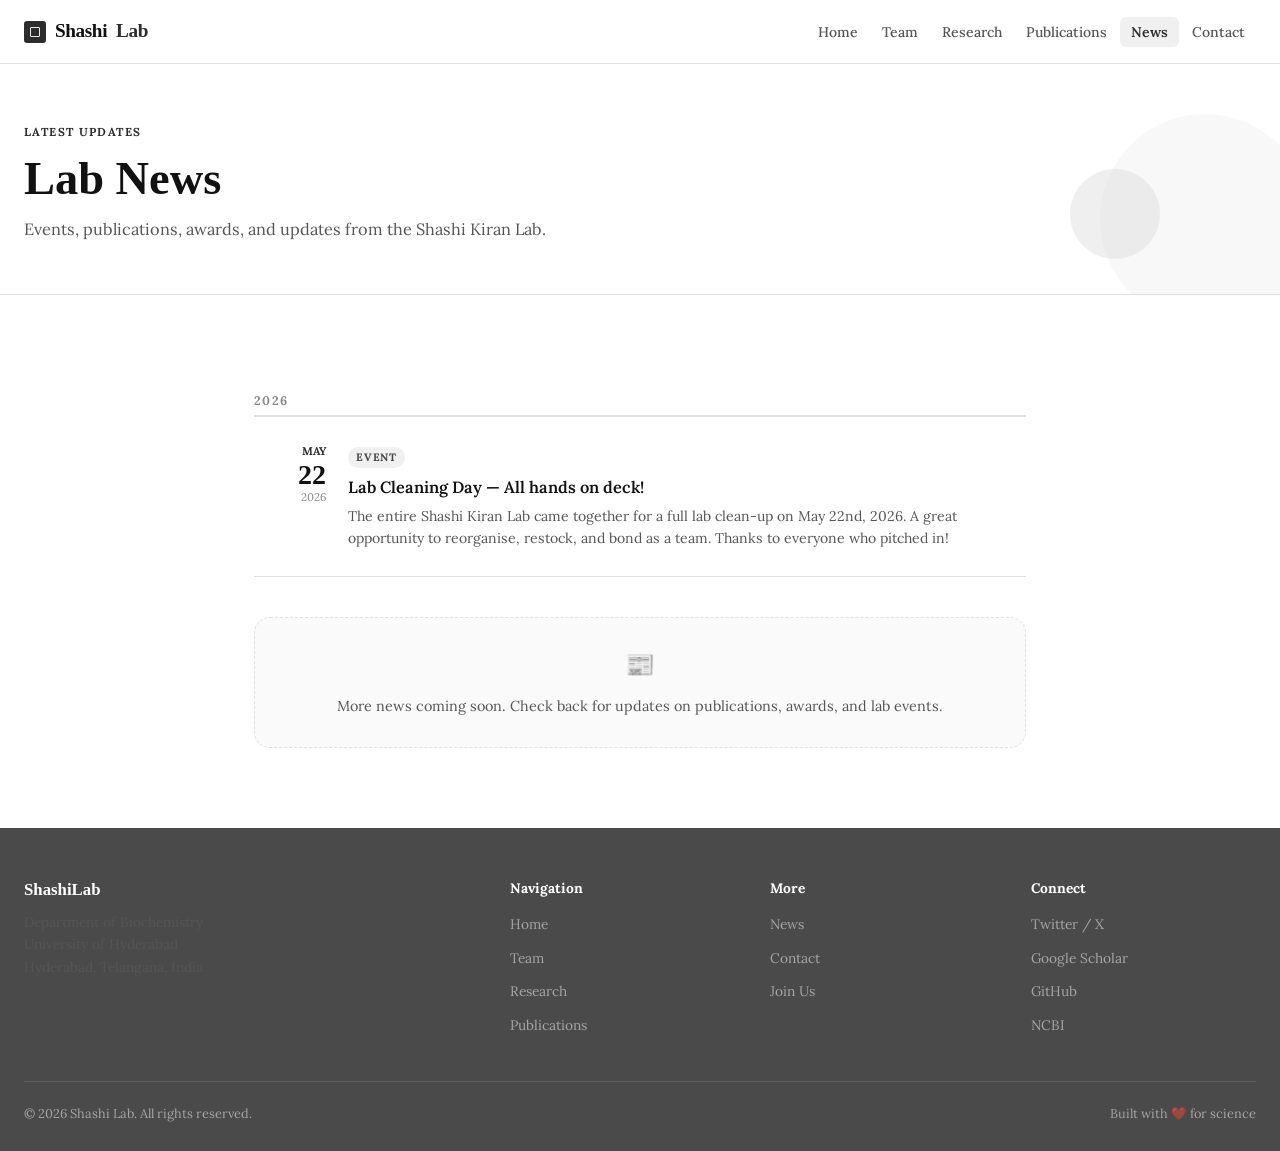
<file: news.html>
<!DOCTYPE html>
<html lang="en">
<head>
  <meta charset="UTF-8" />
  <meta name="viewport" content="width=device-width, initial-scale=1.0" />
  <title>News | Dr. Shashi Kiran Lab | University of Hyderabad</title>
  <meta name="description" content="Latest news and updates from Dr. Shashi Kiran's research lab at the Department of Biochemistry, University of Hyderabad." />
  <meta name="keywords" content="Shashi Kiran news, University of Hyderabad Biochemistry, lab updates, research news" />
  <meta name="author" content="Dr. Shashi Kiran" />
  <meta property="og:title" content="News | Dr. Shashi Kiran Lab | University of Hyderabad" />
  <meta property="og:description" content="News and updates from Dr. Shashi Kiran's research group at the University of Hyderabad." />
  <meta property="og:type" content="website" />
  <script type="application/ld+json">
  {
    "@context": "https://schema.org",
    "@type": "Blog",
    "name": "News — Shashi Kiran Lab",
    "about": {
      "@type": "Person",
      "name": "Dr. Shashi Kiran",
      "affiliation": {
        "@type": "CollegeOrUniversity",
        "name": "University of Hyderabad"
      }
    }
  }
  </script>
  <link rel="preconnect" href="https://fonts.googleapis.com" />
  <link rel="preconnect" href="https://fonts.gstatic.com" crossorigin />
  <link href="https://fonts.googleapis.com/css2?family=Lora:ital,wght@0,400;0,500;0,600;1,400;1,600&display=swap" rel="stylesheet" />
  <link rel="stylesheet" href="assets/style.css" />
</head>
<body>

<nav class="nav">
  <div class="nav-inner">
    <a href="index.html" class="nav-logo"><span class="nav-crest" aria-hidden="true"><span class="nav-crest-gem"></span></span>Shashi<span>Lab</span></a>
    <ul class="nav-links" id="navLinks">
      <li><a href="index.html"       >Home</a></li>
      <li><a href="team.html"        >Team</a></li>
      <li><a href="research.html"    >Research</a></li>
      <li><a href="publications.html">Publications</a></li>
      <li><a href="news.html"         class="active">News</a></li>
      <li><a href="contact.html"     >Contact</a></li>
    </ul>
    <button class="nav-toggle" id="navToggle" aria-label="Toggle menu">☰</button>
  </div>
</nav>

<!-- Page Hero -->
<section class="page-hero">
  <div class="container">
    <div class="section-label">Latest Updates</div>
    <h1>Lab News</h1>
    <p>Events, publications, awards, and updates from the Shashi Kiran Lab.</p>
  </div>
</section>

<!-- News Feed -->
<section class="section">
  <div class="container" style="max-width:820px;">
    <div class="news-feed">

      <!-- 2026 -->
      <div style="font-size:.78rem;font-weight:700;letter-spacing:.12em;text-transform:uppercase;color:var(--text-light);padding:16px 0 4px;border-bottom:2px solid var(--border);margin-bottom:0;">2026</div>

      <div class="news-item">
        <div class="news-datebox">
          <div class="nd-month">May</div>
          <div class="nd-day">22</div>
          <div class="nd-year">2026</div>
        </div>
        <div class="news-content">
          <span class="badge b-event">Event</span>
          <div class="news-title">Lab Cleaning Day — All hands on deck!</div>
          <div class="news-desc">The entire Shashi Kiran Lab came together for a full lab clean-up on May 22nd, 2026. A great opportunity to reorganise, restock, and bond as a team. Thanks to everyone who pitched in!</div>
        </div>
      </div>

    </div>

    <!-- Empty state note -->
    <div style="margin-top:40px;padding:28px;background:var(--surface);border-radius:var(--radius-lg);border:1px dashed var(--border);text-align:center;">
      <div style="font-size:1.5rem;margin-bottom:10px;">📰</div>
      <p style="font-size:.9rem;color:var(--text-muted);">More news coming soon. Check back for updates on publications, awards, and lab events.</p>
    </div>
  </div>
</section>

<footer class="footer">
  <div class="container">
    <div class="footer-grid">
      <div class="footer-brand">
        <h3>ShashiLab</h3>
        <p>Department of Biochemistry<br>University of Hyderabad<br>Hyderabad, Telangana, India</p>
      </div>
      <div class="footer-col">
        <h4>Navigation</h4>
        <ul>
          <li><a href="index.html">Home</a></li>
          <li><a href="team.html">Team</a></li>
          <li><a href="research.html">Research</a></li>
          <li><a href="publications.html">Publications</a></li>
        </ul>
      </div>
      <div class="footer-col">
        <h4>More</h4>
        <ul>
          <li><a href="news.html">News</a></li>
          <li><a href="contact.html">Contact</a></li>
          <li><a href="contact.html#join">Join Us</a></li>
        </ul>
      </div>
      <div class="footer-col">
        <h4>Connect</h4>
        <ul>
          <li><a href="#">Twitter / X</a></li>
          <li><a href="#">Google Scholar</a></li>
          <li><a href="#">GitHub</a></li>
          <li><a href="#">NCBI</a></li>
        </ul>
      </div>
    </div>
    <div class="footer-bottom">
      <span>© 2026 Shashi Lab. All rights reserved.</span>
      <span>Built with ❤️ for science</span>
    </div>
  </div>
</footer>

<script>
  document.getElementById('navToggle').addEventListener('click', () => {
    document.getElementById('navLinks').classList.toggle('open');
  });
</script>
</body>
</html>
</file>
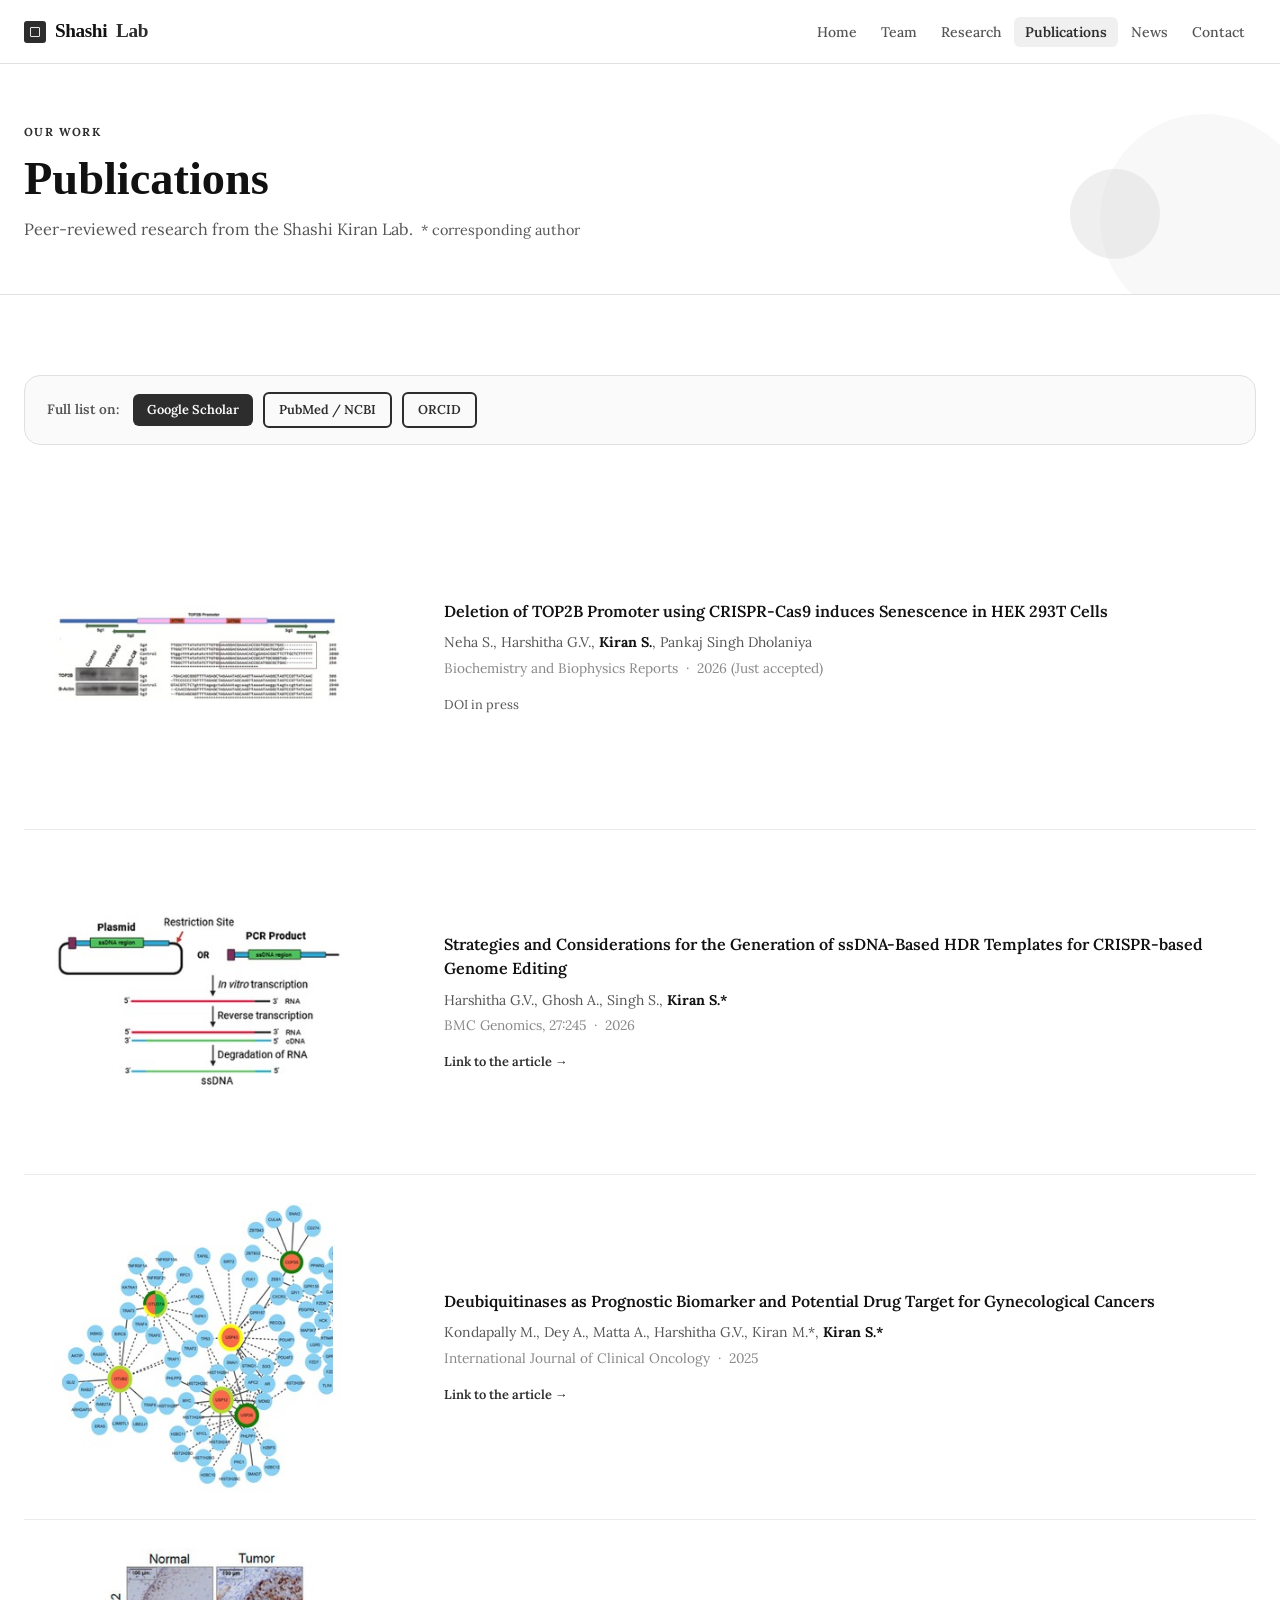
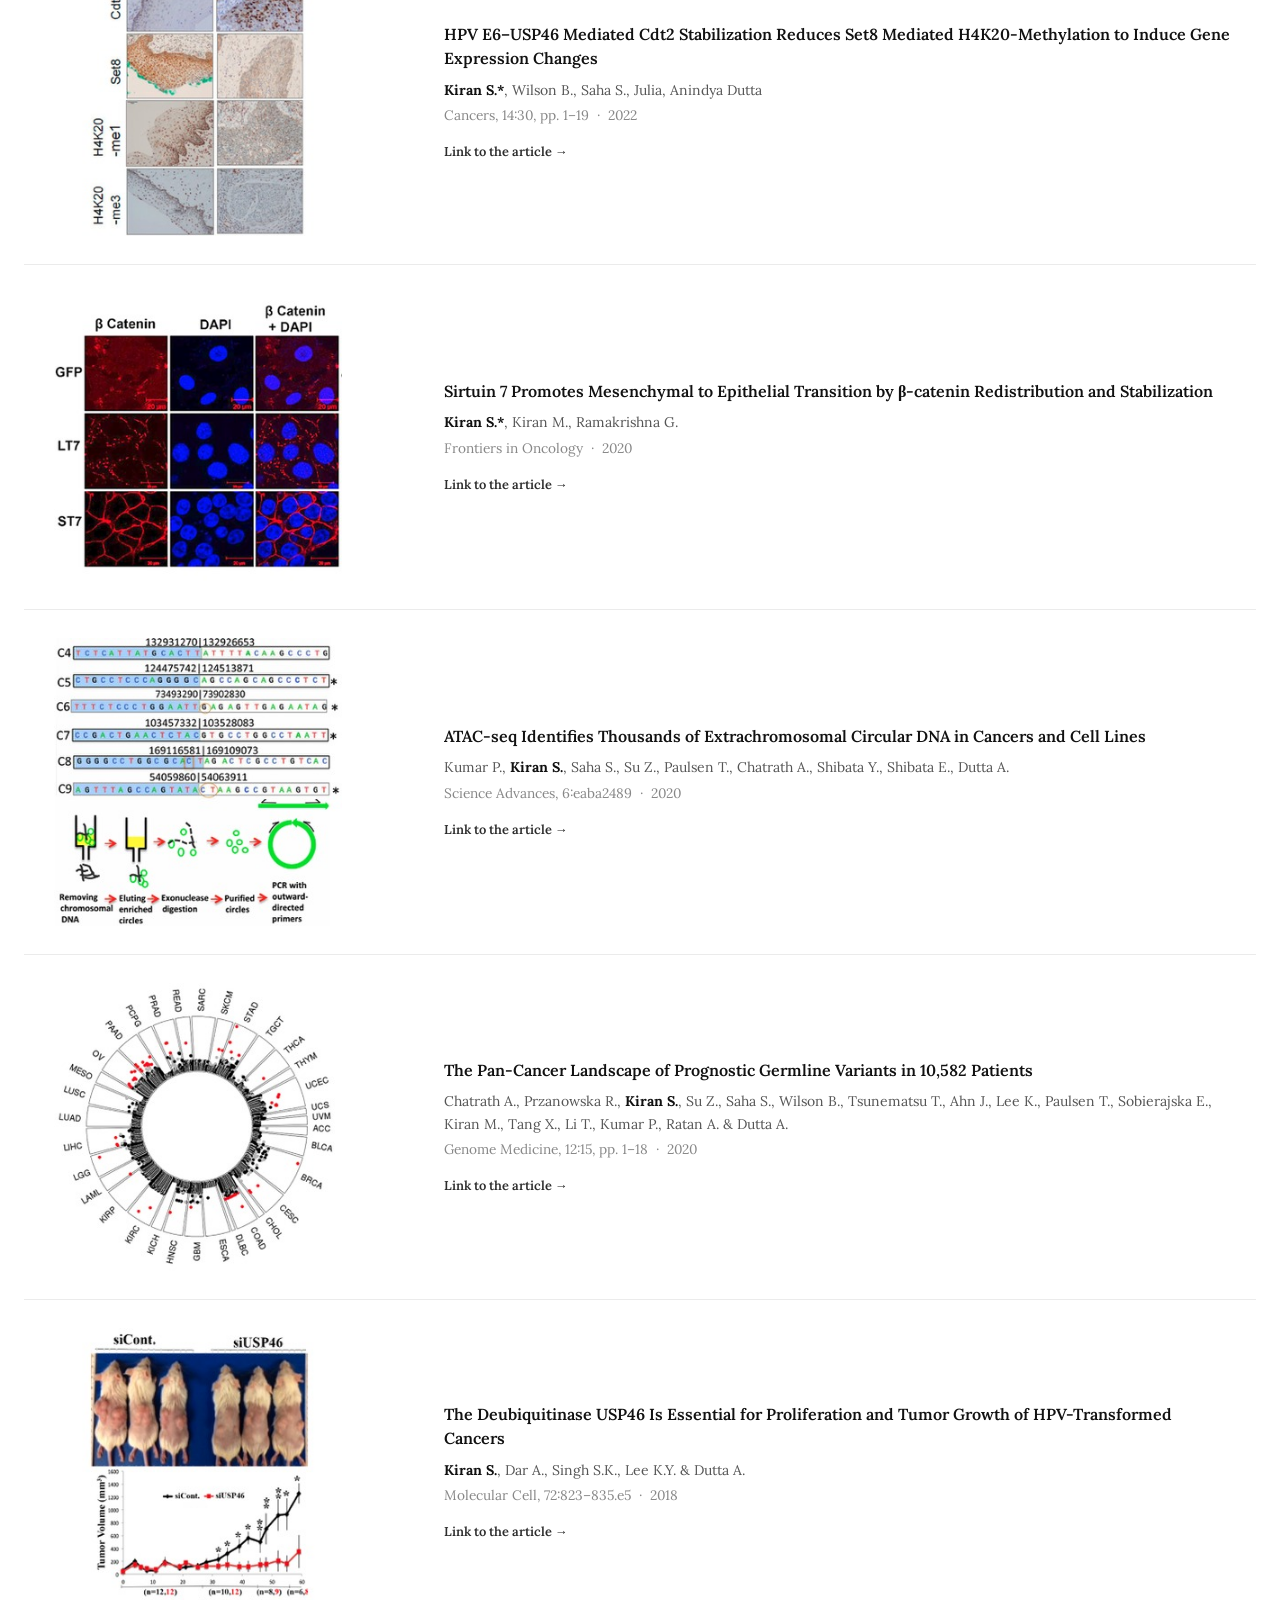
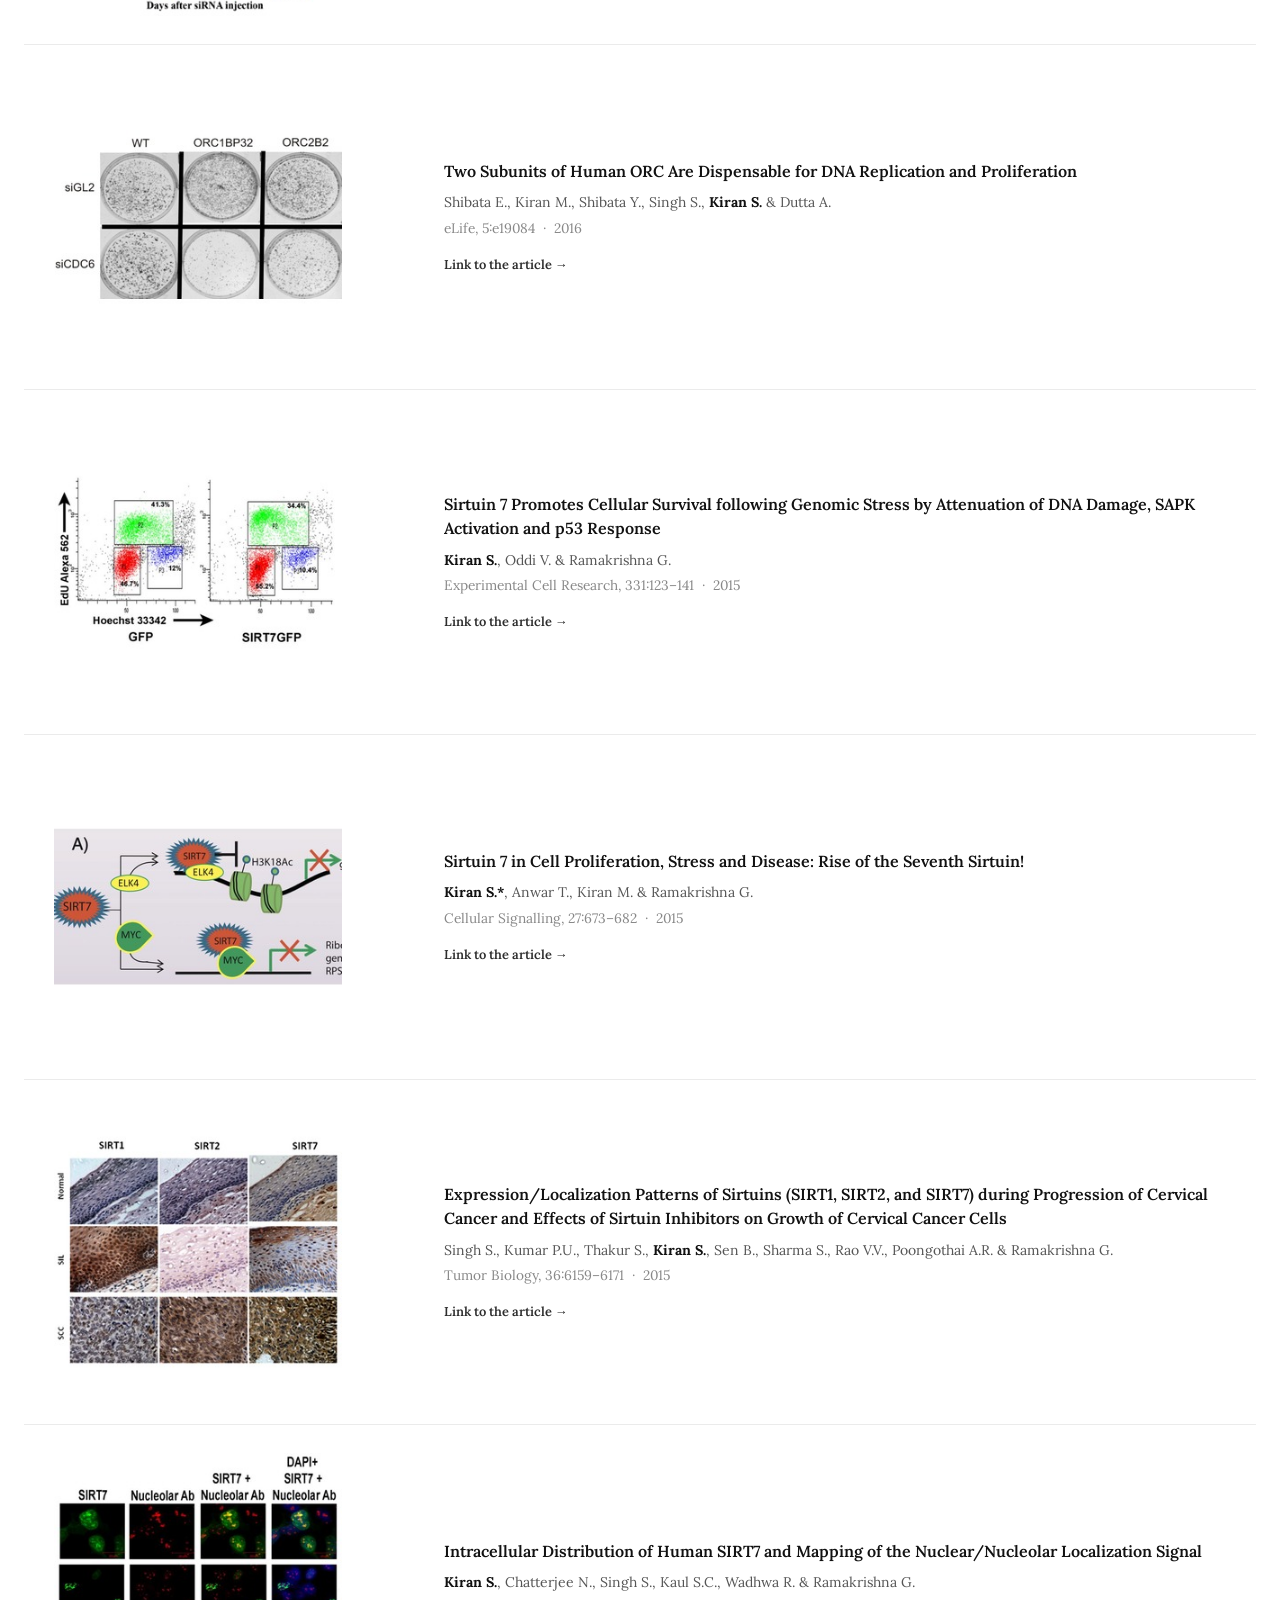
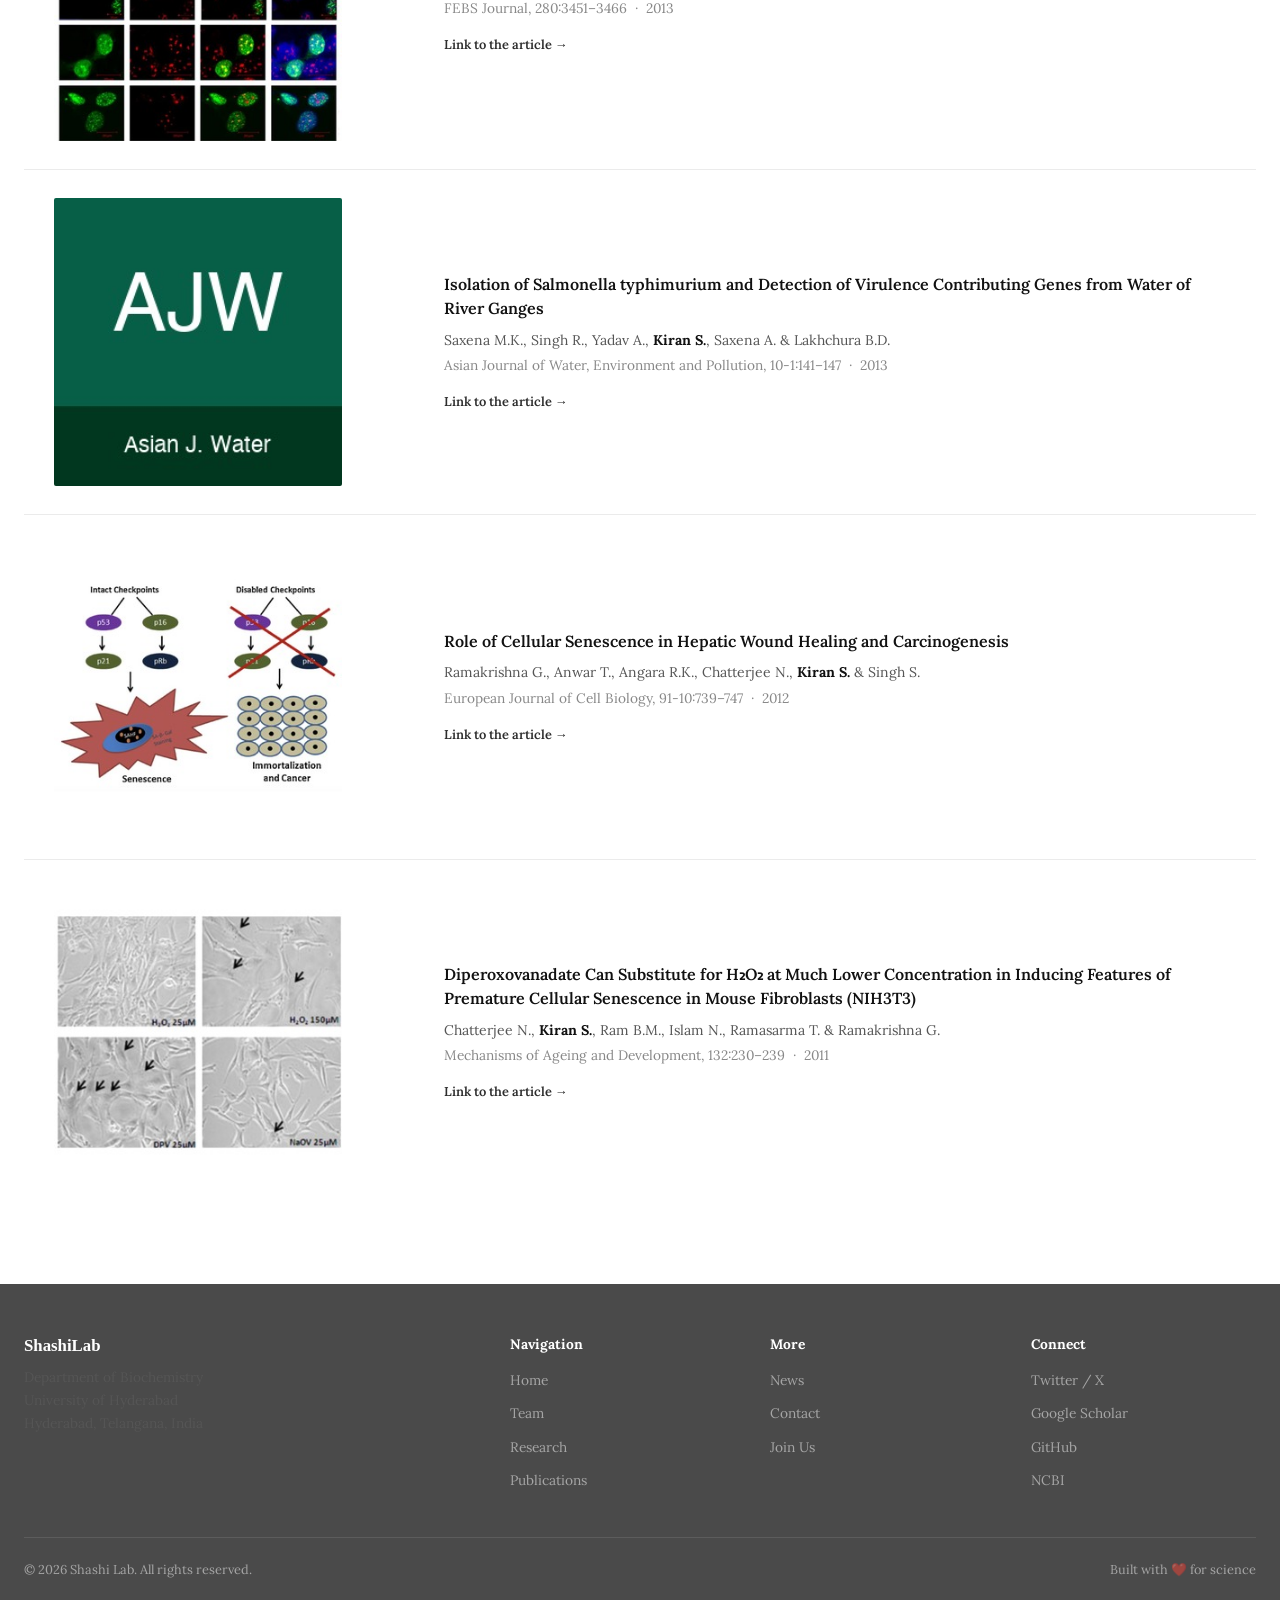
<file: publications.html>
<!DOCTYPE html>
<html lang="en">
<head>
  <meta charset="UTF-8" />
  <meta name="viewport" content="width=device-width, initial-scale=1.0" />
  <title>Publications | Dr. Shashi Kiran Lab | University of Hyderabad</title>
  <meta name="description" content="Peer-reviewed publications from Dr. Shashi Kiran's lab at University of Hyderabad on ubiquitination, deubiquitinases, HPV-driven cancers, and CRISPR genome editing." />
  <meta name="keywords" content="Shashi Kiran publications, ubiquitin cancer papers, USP46 publications, CRISPR genome editing papers, University of Hyderabad Biochemistry" />
  <meta name="author" content="Dr. Shashi Kiran" />
  <meta property="og:title" content="Publications | Dr. Shashi Kiran Lab | University of Hyderabad" />
  <meta property="og:description" content="Published research from Dr. Shashi Kiran's laboratory at the Department of Biochemistry, University of Hyderabad." />
  <meta property="og:type" content="website" />
  <script type="application/ld+json">
  {
    "@context": "https://schema.org",
    "@type": "CollectionPage",
    "name": "Publications — Shashi Kiran Lab",
    "description": "Scientific publications from the Shashi Kiran Lab at the University of Hyderabad.",
    "author": {
      "@type": "Person",
      "name": "Dr. Shashi Kiran",
      "affiliation": {
        "@type": "CollegeOrUniversity",
        "name": "University of Hyderabad"
      }
    }
  }
  </script>
  <link rel="preconnect" href="https://fonts.googleapis.com" />
  <link rel="preconnect" href="https://fonts.gstatic.com" crossorigin />
  <link href="https://fonts.googleapis.com/css2?family=Lora:ital,wght@0,400;0,500;0,600;1,400;1,600&display=swap" rel="stylesheet" />
  <link rel="stylesheet" href="assets/style.css" />
</head>
<body>

<nav class="nav">
  <div class="nav-inner">
    <a href="index.html" class="nav-logo"><span class="nav-crest" aria-hidden="true"><span class="nav-crest-gem"></span></span>Shashi<span>Lab</span></a>
    <ul class="nav-links" id="navLinks">
      <li><a href="index.html"       >Home</a></li>
      <li><a href="team.html"        >Team</a></li>
      <li><a href="research.html"    >Research</a></li>
      <li><a href="publications.html" class="active">Publications</a></li>
      <li><a href="news.html"        >News</a></li>
      <li><a href="contact.html"     >Contact</a></li>
    </ul>
    <button class="nav-toggle" id="navToggle" aria-label="Toggle menu">☰</button>
  </div>
</nav>

<!-- Page Hero -->
<section class="page-hero">
  <div class="container">
    <div class="section-label">Our Work</div>
    <h1>Publications</h1>
    <p>Peer-reviewed research from the Shashi Kiran Lab. &nbsp;<span style="font-size:.9rem;">* corresponding author</span></p>
  </div>
</section>

<section class="section">
  <div class="container pub-container">

    <!-- Links bar -->
    <div style="display:flex;flex-wrap:wrap;gap:10px;margin-bottom:40px;padding:16px 22px;background:var(--surface);border-radius:var(--radius-lg);border:1px solid var(--border);align-items:center;">
      <span style="font-size:.85rem;font-weight:600;color:var(--text-muted);margin-right:4px;">Full list on:</span>
      <a href="#" class="btn btn-sm btn-primary">Google Scholar</a>
      <a href="#" class="btn btn-sm btn-outline">PubMed / NCBI</a>
      <a href="#" class="btn btn-sm btn-outline">ORCID</a>
    </div>

    <div class="pub-list">

      <div class="pub-entry">
        <img src="assets/thumbs/pub1_t.jpg" class="pub-thumb" alt="Biochem Biophys Rep 2026 – TOP2B/CRISPR senescence" loading="lazy">
        <div class="pub-detail">
          <div class="pub-title-text">Deletion of TOP2B Promoter using CRISPR-Cas9 induces Senescence in HEK 293T Cells</div>
          <div class="pub-authors-text">Neha S., Harshitha G.V., <span class="me">Kiran S.</span>, Pankaj Singh Dholaniya</div>
          <div class="pub-journal-text">Biochemistry and Biophysics Reports &nbsp;·&nbsp; 2026 (Just accepted)</div>
          <span style="font-size:.8rem;color:var(--text-muted);">DOI in press</span>
        </div>
      </div>

      <div class="pub-entry">
        <img src="assets/thumbs/pub2_t.jpg" class="pub-thumb" alt="BMC Genomics 2026 – ssDNA HDR templates" loading="lazy">
        <div class="pub-detail">
          <div class="pub-title-text">Strategies and Considerations for the Generation of ssDNA-Based HDR Templates for CRISPR-based Genome Editing</div>
          <div class="pub-authors-text">Harshitha G.V., Ghosh A., Singh S., <span class="me">Kiran S.*</span></div>
          <div class="pub-journal-text">BMC Genomics, 27:245 &nbsp;·&nbsp; 2026</div>
          <a href="https://doi.org/10.1186/s12864-025-12406-y" target="_blank" class="pub-doi-link">Link to the article →</a>
        </div>
      </div>

      <div class="pub-entry">
        <img src="assets/thumbs/pub3_t.jpg" class="pub-thumb" alt="Int J Clin Oncol 2025 – DUBs gynecological cancers" loading="lazy">
        <div class="pub-detail">
          <div class="pub-title-text">Deubiquitinases as Prognostic Biomarker and Potential Drug Target for Gynecological Cancers</div>
          <div class="pub-authors-text">Kondapally M., Dey A., Matta A., Harshitha G.V., Kiran M.*, <span class="me">Kiran S.*</span></div>
          <div class="pub-journal-text">International Journal of Clinical Oncology &nbsp;·&nbsp; 2025</div>
          <a href="https://doi.org/10.1007/s10147-025-02880-5" target="_blank" class="pub-doi-link">Link to the article →</a>
        </div>
      </div>

      <div class="pub-entry">
        <img src="assets/thumbs/pub4_t.jpg" class="pub-thumb" alt="Cancers 2022 – HPVE6-USP46-Cdt2" loading="lazy">
        <div class="pub-detail">
          <div class="pub-title-text">HPV E6–USP46 Mediated Cdt2 Stabilization Reduces Set8 Mediated H4K20-Methylation to Induce Gene Expression Changes</div>
          <div class="pub-authors-text"><span class="me">Kiran S.*</span>, Wilson B., Saha S., Julia, Anindya Dutta</div>
          <div class="pub-journal-text">Cancers, 14:30, pp. 1–19 &nbsp;·&nbsp; 2022</div>
          <a href="https://doi.org/10.3390/cancers14010030" target="_blank" class="pub-doi-link">Link to the article →</a>
        </div>
      </div>

      <div class="pub-entry">
        <img src="assets/thumbs/pub5_t.jpg" class="pub-thumb" alt="Frontiers in Oncology 2020 – Sirtuin 7 MET" loading="lazy">
        <div class="pub-detail">
          <div class="pub-title-text">Sirtuin 7 Promotes Mesenchymal to Epithelial Transition by β-catenin Redistribution and Stabilization</div>
          <div class="pub-authors-text"><span class="me">Kiran S.*</span>, Kiran M., Ramakrishna G.</div>
          <div class="pub-journal-text">Frontiers in Oncology &nbsp;·&nbsp; 2020</div>
          <a href="https://doi.org/10.3389/fonc.2020.00740" target="_blank" class="pub-doi-link">Link to the article →</a>
        </div>
      </div>

      <div class="pub-entry">
        <img src="assets/thumbs/pub7_t.jpg" class="pub-thumb" alt="Science Advances 2020 – ecDNA in cancers" loading="lazy">
        <div class="pub-detail">
          <div class="pub-title-text">ATAC-seq Identifies Thousands of Extrachromosomal Circular DNA in Cancers and Cell Lines</div>
          <div class="pub-authors-text">Kumar P., <span class="me">Kiran S.</span>, Saha S., Su Z., Paulsen T., Chatrath A., Shibata Y., Shibata E., Dutta A.</div>
          <div class="pub-journal-text">Science Advances, 6:eaba2489 &nbsp;·&nbsp; 2020</div>
          <a href="https://doi.org/10.1126/sciadv.aba2489" target="_blank" class="pub-doi-link">Link to the article →</a>
        </div>
      </div>

      <div class="pub-entry">
        <img src="assets/thumbs/pub8_t.jpg" class="pub-thumb" alt="Genome Medicine 2020 – pan-cancer germline variants" loading="lazy">
        <div class="pub-detail">
          <div class="pub-title-text">The Pan-Cancer Landscape of Prognostic Germline Variants in 10,582 Patients</div>
          <div class="pub-authors-text">Chatrath A., Przanowska R., <span class="me">Kiran S.</span>, Su Z., Saha S., Wilson B., Tsunematsu T., Ahn J., Lee K., Paulsen T., Sobierajska E., Kiran M., Tang X., Li T., Kumar P., Ratan A. &amp; Dutta A.</div>
          <div class="pub-journal-text">Genome Medicine, 12:15, pp. 1–18 &nbsp;·&nbsp; 2020</div>
          <a href="https://doi.org/10.1186/s13073-020-0718-7" target="_blank" class="pub-doi-link">Link to the article →</a>
        </div>
      </div>

      <div class="pub-entry">
        <img src="assets/thumbs/pub6_t.jpg" class="pub-thumb" alt="Molecular Cell 2018 – USP46 HPV cancers" loading="lazy">
        <div class="pub-detail">
          <div class="pub-title-text">The Deubiquitinase USP46 Is Essential for Proliferation and Tumor Growth of HPV-Transformed Cancers</div>
          <div class="pub-authors-text"><span class="me">Kiran S.</span>, Dar A., Singh S.K., Lee K.Y. &amp; Dutta A.</div>
          <div class="pub-journal-text">Molecular Cell, 72:823–835.e5 &nbsp;·&nbsp; 2018</div>
          <a href="https://doi.org/10.1016/j.molcel.2018.09.019" target="_blank" class="pub-doi-link">Link to the article →</a>
        </div>
      </div>

      <div class="pub-entry">
        <img src="assets/thumbs/pub9_t.jpg" class="pub-thumb" alt="eLife 2016 – ORC subunits dispensable" loading="lazy">
        <div class="pub-detail">
          <div class="pub-title-text">Two Subunits of Human ORC Are Dispensable for DNA Replication and Proliferation</div>
          <div class="pub-authors-text">Shibata E., Kiran M., Shibata Y., Singh S., <span class="me">Kiran S.</span> &amp; Dutta A.</div>
          <div class="pub-journal-text">eLife, 5:e19084 &nbsp;·&nbsp; 2016</div>
          <a href="https://doi.org/10.7554/eLife.19084" target="_blank" class="pub-doi-link">Link to the article →</a>
        </div>
      </div>

      <div class="pub-entry">
        <img src="assets/thumbs/pub10_t.jpg" class="pub-thumb" alt="Experimental Cell Research 2015 – Sirt7 genomic stress" loading="lazy">
        <div class="pub-detail">
          <div class="pub-title-text">Sirtuin 7 Promotes Cellular Survival following Genomic Stress by Attenuation of DNA Damage, SAPK Activation and p53 Response</div>
          <div class="pub-authors-text"><span class="me">Kiran S.</span>, Oddi V. &amp; Ramakrishna G.</div>
          <div class="pub-journal-text">Experimental Cell Research, 331:123–141 &nbsp;·&nbsp; 2015</div>
          <a href="https://doi.org/10.1016/j.yexcr.2014.11.001" target="_blank" class="pub-doi-link">Link to the article →</a>
        </div>
      </div>

      <div class="pub-entry">
        <img src="assets/thumbs/pub11_t.jpg" class="pub-thumb" alt="Cellular Signalling 2015 – Sirtuin 7 review" loading="lazy">
        <div class="pub-detail">
          <div class="pub-title-text">Sirtuin 7 in Cell Proliferation, Stress and Disease: Rise of the Seventh Sirtuin!</div>
          <div class="pub-authors-text"><span class="me">Kiran S.*</span>, Anwar T., Kiran M. &amp; Ramakrishna G.</div>
          <div class="pub-journal-text">Cellular Signalling, 27:673–682 &nbsp;·&nbsp; 2015</div>
          <a href="https://doi.org/10.1016/j.cellsig.2014.11.026" target="_blank" class="pub-doi-link">Link to the article →</a>
        </div>
      </div>

      <div class="pub-entry">
        <img src="assets/thumbs/pub12_t.jpg" class="pub-thumb" alt="Tumor Biology 2015 – Sirtuins in cervical cancer" loading="lazy">
        <div class="pub-detail">
          <div class="pub-title-text">Expression/Localization Patterns of Sirtuins (SIRT1, SIRT2, and SIRT7) during Progression of Cervical Cancer and Effects of Sirtuin Inhibitors on Growth of Cervical Cancer Cells</div>
          <div class="pub-authors-text">Singh S., Kumar P.U., Thakur S., <span class="me">Kiran S.</span>, Sen B., Sharma S., Rao V.V., Poongothai A.R. &amp; Ramakrishna G.</div>
          <div class="pub-journal-text">Tumor Biology, 36:6159–6171 &nbsp;·&nbsp; 2015</div>
          <a href="https://doi.org/10.1007/s13277-015-3300-y" target="_blank" class="pub-doi-link">Link to the article →</a>
        </div>
      </div>

      <div class="pub-entry">
        <img src="assets/thumbs/pub13_t.jpg" class="pub-thumb" alt="FEBS Journal 2013 – SIRT7 localization signal" loading="lazy">
        <div class="pub-detail">
          <div class="pub-title-text">Intracellular Distribution of Human SIRT7 and Mapping of the Nuclear/Nucleolar Localization Signal</div>
          <div class="pub-authors-text"><span class="me">Kiran S.</span>, Chatterjee N., Singh S., Kaul S.C., Wadhwa R. &amp; Ramakrishna G.</div>
          <div class="pub-journal-text">FEBS Journal, 280:3451–3466 &nbsp;·&nbsp; 2013</div>
          <a href="https://doi.org/10.1111/febs.12346" target="_blank" class="pub-doi-link">Link to the article →</a>
        </div>
      </div>

      <div class="pub-entry">
        <img src="assets/thumbs/pub16_t.jpg" class="pub-thumb" alt="Asian J Water 2013 – Salmonella River Ganges" loading="lazy">
        <div class="pub-detail">
          <div class="pub-title-text">Isolation of Salmonella typhimurium and Detection of Virulence Contributing Genes from Water of River Ganges</div>
          <div class="pub-authors-text">Saxena M.K., Singh R., Yadav A., <span class="me">Kiran S.</span>, Saxena A. &amp; Lakhchura B.D.</div>
          <div class="pub-journal-text">Asian Journal of Water, Environment and Pollution, 10-1:141–147 &nbsp;·&nbsp; 2013</div>
          <a href="#" class="pub-doi-link">Link to the article →</a>
        </div>
      </div>

      <div class="pub-entry">
        <img src="assets/thumbs/pub14_t.jpg" class="pub-thumb" alt="Eur J Cell Biology 2012 – senescence hepatic" loading="lazy">
        <div class="pub-detail">
          <div class="pub-title-text">Role of Cellular Senescence in Hepatic Wound Healing and Carcinogenesis</div>
          <div class="pub-authors-text">Ramakrishna G., Anwar T., Angara R.K., Chatterjee N., <span class="me">Kiran S.</span> &amp; Singh S.</div>
          <div class="pub-journal-text">European Journal of Cell Biology, 91-10:739–747 &nbsp;·&nbsp; 2012</div>
          <a href="https://doi.org/10.1016/j.ejcb.2012.08.002" target="_blank" class="pub-doi-link">Link to the article →</a>
        </div>
      </div>

      <div class="pub-entry">
        <img src="assets/thumbs/pub15_t.jpg" class="pub-thumb" alt="Mech Ageing Dev 2011 – diperoxovanadate senescence" loading="lazy">
        <div class="pub-detail">
          <div class="pub-title-text">Diperoxovanadate Can Substitute for H₂O₂ at Much Lower Concentration in Inducing Features of Premature Cellular Senescence in Mouse Fibroblasts (NIH3T3)</div>
          <div class="pub-authors-text">Chatterjee N., <span class="me">Kiran S.</span>, Ram B.M., Islam N., Ramasarma T. &amp; Ramakrishna G.</div>
          <div class="pub-journal-text">Mechanisms of Ageing and Development, 132:230–239 &nbsp;·&nbsp; 2011</div>
          <a href="https://doi.org/10.1016/j.mad.2011.04.005" target="_blank" class="pub-doi-link">Link to the article →</a>
        </div>
      </div>

    </div><!-- /.pub-list -->

  </div>
</section>

<footer class="footer">
  <div class="container">
    <div class="footer-grid">
      <div class="footer-brand">
        <h3>ShashiLab</h3>
        <p>Department of Biochemistry<br>University of Hyderabad<br>Hyderabad, Telangana, India</p>
      </div>
      <div class="footer-col">
        <h4>Navigation</h4>
        <ul>
          <li><a href="index.html">Home</a></li>
          <li><a href="team.html">Team</a></li>
          <li><a href="research.html">Research</a></li>
          <li><a href="publications.html">Publications</a></li>
        </ul>
      </div>
      <div class="footer-col">
        <h4>More</h4>
        <ul>
          <li><a href="news.html">News</a></li>
          <li><a href="contact.html">Contact</a></li>
          <li><a href="contact.html#join">Join Us</a></li>
        </ul>
      </div>
      <div class="footer-col">
        <h4>Connect</h4>
        <ul>
          <li><a href="#">Twitter / X</a></li>
          <li><a href="#">Google Scholar</a></li>
          <li><a href="#">GitHub</a></li>
          <li><a href="#">NCBI</a></li>
        </ul>
      </div>
    </div>
    <div class="footer-bottom">
      <span>© 2026 Shashi Lab. All rights reserved.</span>
      <span>Built with ❤️ for science</span>
    </div>
  </div>
</footer>

<script>
  document.getElementById('navToggle').addEventListener('click', () => {
    document.getElementById('navLinks').classList.toggle('open');
  });
</script>
</body>
</html>
</file>
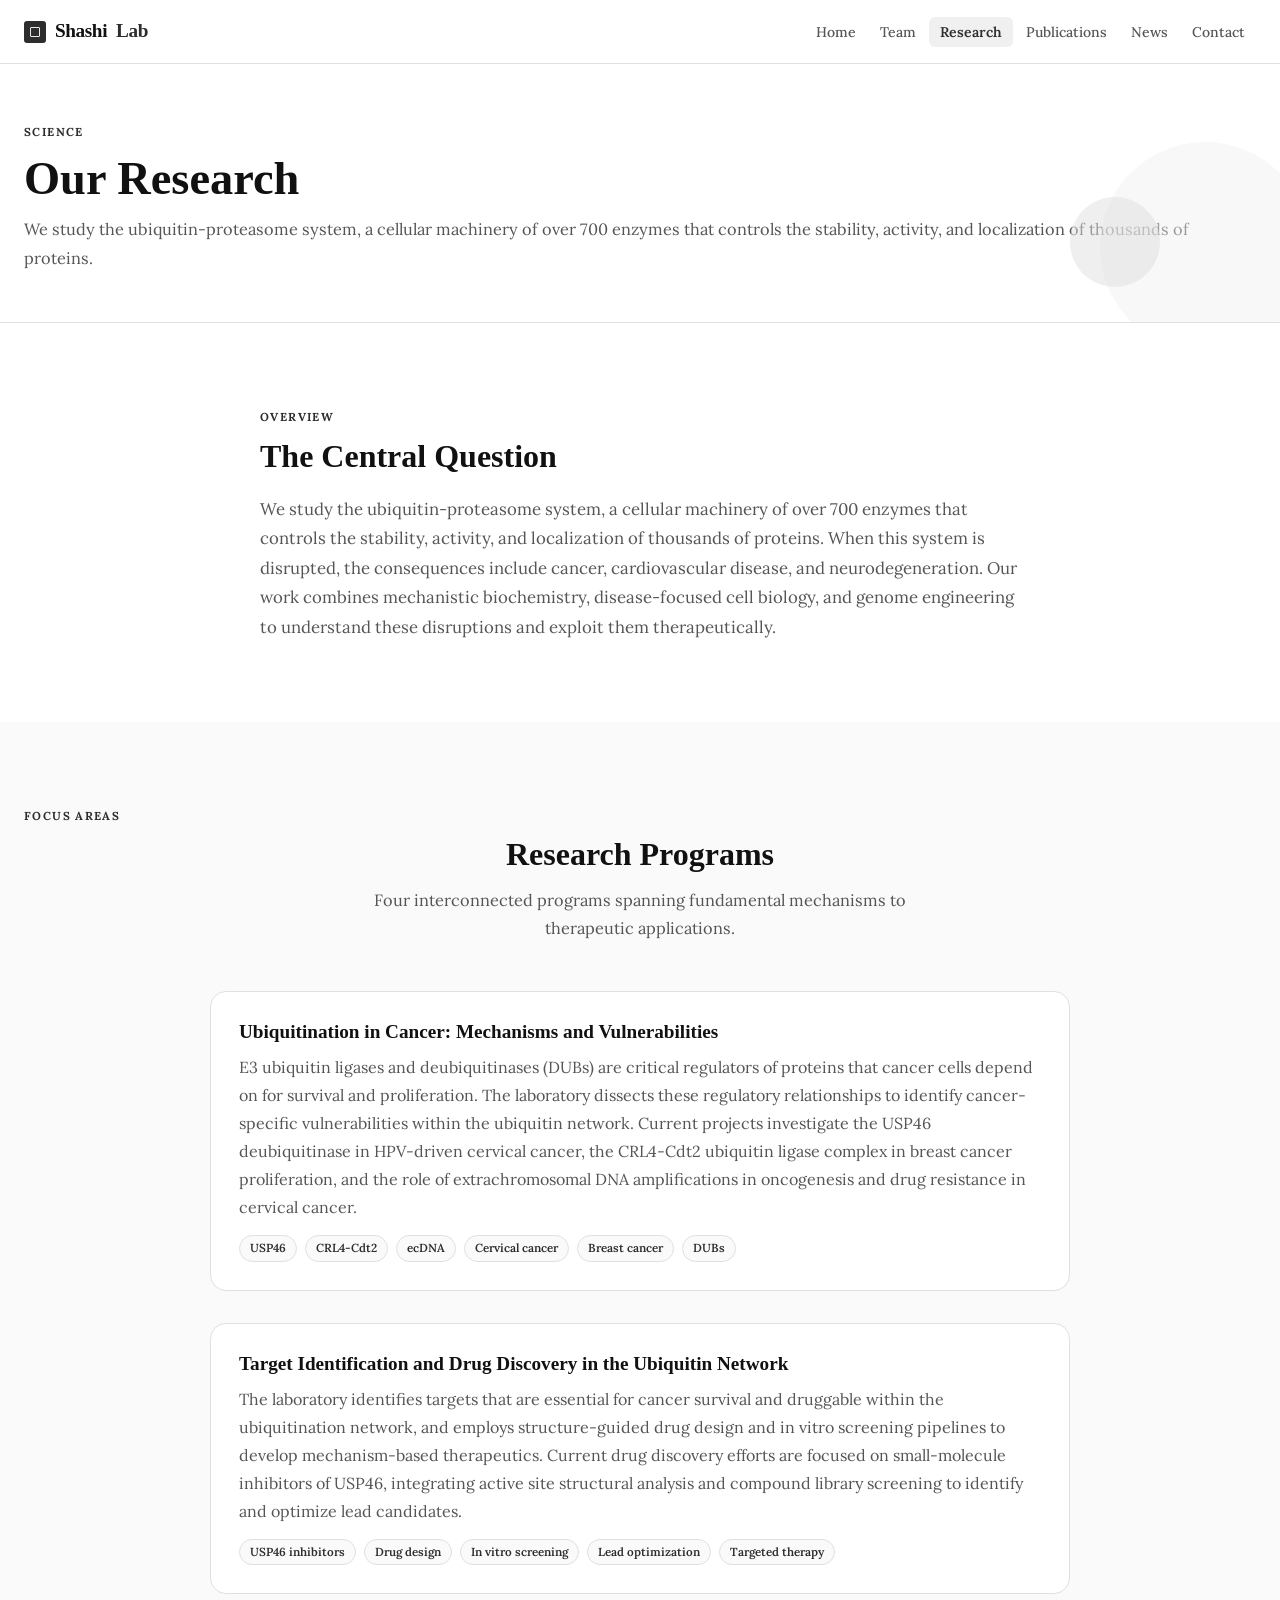
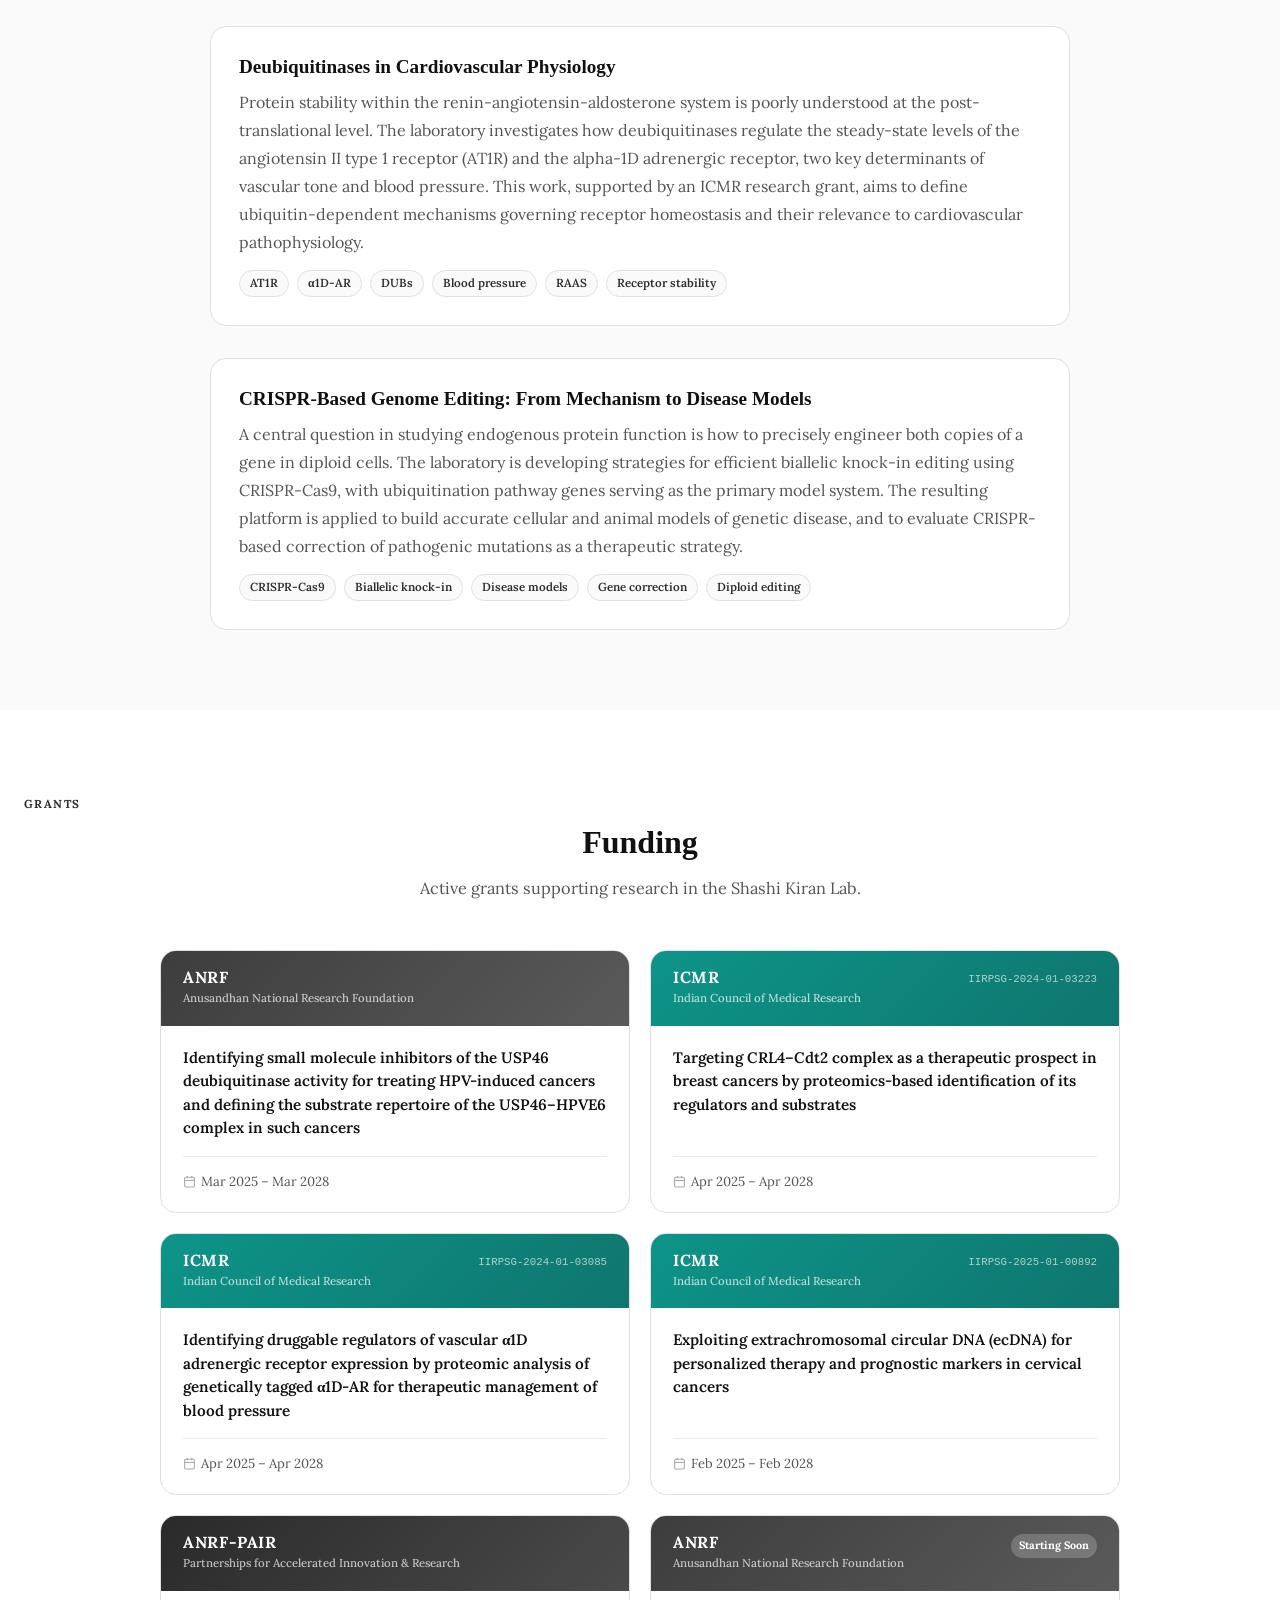
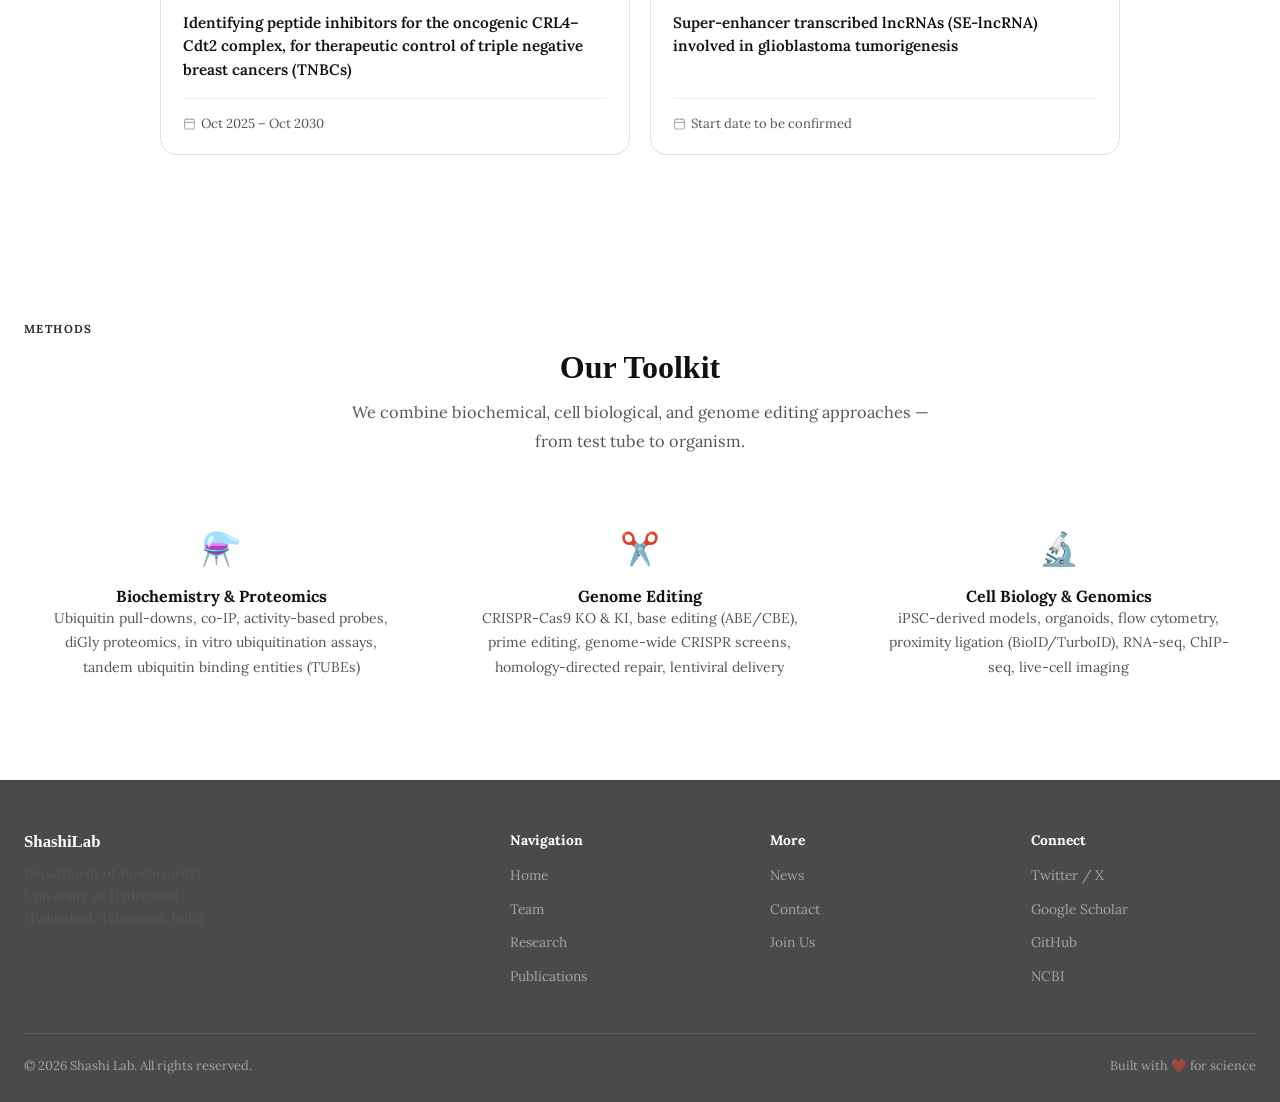
<file: research.html>
<!DOCTYPE html>
<html lang="en">
<head>
  <meta charset="UTF-8" />
  <meta name="viewport" content="width=device-width, initial-scale=1.0" />
  <title>Research | Dr. Shashi Kiran Lab | University of Hyderabad</title>
  <meta name="description" content="Research in Dr. Shashi Kiran's lab at University of Hyderabad: ubiquitin pathway in cancer, USP46 deubiquitinase in HPV-driven cancers, CRL4-Cdt2 in breast cancer, and biallelic CRISPR genome editing." />
  <meta name="keywords" content="Shashi Kiran, ubiquitin research, USP46, CRL4-Cdt2, CRISPR genome editing, HPV cancer, breast cancer, University of Hyderabad, deubiquitinase inhibitor" />
  <meta name="author" content="Dr. Shashi Kiran" />
  <meta property="og:title" content="Research | Dr. Shashi Kiran Lab | University of Hyderabad" />
  <meta property="og:description" content="Ubiquitination biology in cancer and CRISPR-based genome editing research at University of Hyderabad." />
  <meta property="og:type" content="website" />
  <script type="application/ld+json">
  {
    "@context": "https://schema.org",
    "@type": "WebPage",
    "name": "Research — Shashi Kiran Lab",
    "description": "Research on ubiquitin pathway vulnerabilities in cancer and biallelic CRISPR genome editing strategies.",
    "about": [
      { "@type": "Thing", "name": "Ubiquitin pathway in cancer" },
      { "@type": "Thing", "name": "USP46 deubiquitinase" },
      { "@type": "Thing", "name": "CRL4-Cdt2 ubiquitin ligase" },
      { "@type": "Thing", "name": "CRISPR-Cas9 genome editing" },
      { "@type": "Thing", "name": "Extrachromosomal DNA" }
    ]
  }
  </script>
  <link rel="preconnect" href="https://fonts.googleapis.com" />
  <link rel="preconnect" href="https://fonts.gstatic.com" crossorigin />
  <link href="https://fonts.googleapis.com/css2?family=Lora:ital,wght@0,400;0,500;0,600;1,400;1,600&display=swap" rel="stylesheet" />
  <link rel="stylesheet" href="assets/style.css" />
</head>
<body>

<nav class="nav">
  <div class="nav-inner">
    <a href="index.html" class="nav-logo"><span class="nav-crest" aria-hidden="true"><span class="nav-crest-gem"></span></span>Shashi<span>Lab</span></a>
    <ul class="nav-links" id="navLinks">
      <li><a href="index.html"       >Home</a></li>
      <li><a href="team.html"        >Team</a></li>
      <li><a href="research.html"     class="active">Research</a></li>
      <li><a href="publications.html">Publications</a></li>
      <li><a href="news.html"        >News</a></li>
      <li><a href="contact.html"     >Contact</a></li>
    </ul>
    <button class="nav-toggle" id="navToggle" aria-label="Toggle menu">☰</button>
  </div>
</nav>

<!-- Page Hero -->
<section class="page-hero">
  <div class="container">
    <div class="section-label">Science</div>
    <h1>Our Research</h1>
    <p>We study the ubiquitin-proteasome system, a cellular machinery of over 700 enzymes that controls the stability, activity, and localization of thousands of proteins.</p>
  </div>
</section>

<!-- Overview -->
<section class="section">
  <div class="container">
    <div style="max-width:760px;margin:0 auto;">
      <div class="section-label">Overview</div>
      <h2 style="margin-bottom:20px">The Central Question</h2>
      <p style="font-size:1.05rem;line-height:1.75;">We study the ubiquitin-proteasome system, a cellular machinery of over 700 enzymes that controls the stability, activity, and localization of thousands of proteins. When this system is disrupted, the consequences include cancer, cardiovascular disease, and neurodegeneration. Our work combines mechanistic biochemistry, disease-focused cell biology, and genome engineering to understand these disruptions and exploit them therapeutically.</p>
    </div>
  </div>
</section>

<!-- Research Areas -->
<section class="section section-alt">
  <div class="container">
    <div class="section-label">Focus Areas</div>
    <h2 class="section-title">Research Programs</h2>
    <p class="section-subtitle">Four interconnected programs spanning fundamental mechanisms to therapeutic applications.</p>

    <div style="display:flex;flex-direction:column;gap:32px;max-width:860px;margin:0 auto;">

      <!-- Area 1 -->
      <div class="card">
        <h3 style="margin-bottom:10px;">Ubiquitination in Cancer: Mechanisms and Vulnerabilities</h3>
        <p>E3 ubiquitin ligases and deubiquitinases (DUBs) are critical regulators of proteins that cancer cells depend on for survival and proliferation. The laboratory dissects these regulatory relationships to identify cancer-specific vulnerabilities within the ubiquitin network. Current projects investigate the USP46 deubiquitinase in HPV-driven cervical cancer, the CRL4-Cdt2 ubiquitin ligase complex in breast cancer proliferation, and the role of extrachromosomal DNA amplifications in oncogenesis and drug resistance in cervical cancer.</p>
        <div style="margin-top:14px;display:flex;flex-wrap:wrap;gap:8px;">
          <span class="chip">USP46</span><span class="chip">CRL4-Cdt2</span><span class="chip">ecDNA</span><span class="chip">Cervical cancer</span><span class="chip">Breast cancer</span><span class="chip">DUBs</span>
        </div>
      </div>

      <!-- Area 2 -->
      <div class="card">
        <h3 style="margin-bottom:10px;">Target Identification and Drug Discovery in the Ubiquitin Network</h3>
        <p>The laboratory identifies targets that are essential for cancer survival and druggable within the ubiquitination network, and employs structure-guided drug design and in vitro screening pipelines to develop mechanism-based therapeutics. Current drug discovery efforts are focused on small-molecule inhibitors of USP46, integrating active site structural analysis and compound library screening to identify and optimize lead candidates.</p>
        <div style="margin-top:14px;display:flex;flex-wrap:wrap;gap:8px;">
          <span class="chip">USP46 inhibitors</span><span class="chip">Drug design</span><span class="chip">In vitro screening</span><span class="chip">Lead optimization</span><span class="chip">Targeted therapy</span>
        </div>
      </div>

      <!-- Area 3 -->
      <div class="card">
        <h3 style="margin-bottom:10px;">Deubiquitinases in Cardiovascular Physiology</h3>
        <p>Protein stability within the renin-angiotensin-aldosterone system is poorly understood at the post-translational level. The laboratory investigates how deubiquitinases regulate the steady-state levels of the angiotensin II type 1 receptor (AT1R) and the alpha-1D adrenergic receptor, two key determinants of vascular tone and blood pressure. This work, supported by an ICMR research grant, aims to define ubiquitin-dependent mechanisms governing receptor homeostasis and their relevance to cardiovascular pathophysiology.</p>
        <div style="margin-top:14px;display:flex;flex-wrap:wrap;gap:8px;">
          <span class="chip">AT1R</span><span class="chip">α1D-AR</span><span class="chip">DUBs</span><span class="chip">Blood pressure</span><span class="chip">RAAS</span><span class="chip">Receptor stability</span>
        </div>
      </div>

      <!-- Area 4 -->
      <div class="card">
        <h3 style="margin-bottom:10px;">CRISPR-Based Genome Editing: From Mechanism to Disease Models</h3>
        <p>A central question in studying endogenous protein function is how to precisely engineer both copies of a gene in diploid cells. The laboratory is developing strategies for efficient biallelic knock-in editing using CRISPR-Cas9, with ubiquitination pathway genes serving as the primary model system. The resulting platform is applied to build accurate cellular and animal models of genetic disease, and to evaluate CRISPR-based correction of pathogenic mutations as a therapeutic strategy.</p>
        <div style="margin-top:14px;display:flex;flex-wrap:wrap;gap:8px;">
          <span class="chip">CRISPR-Cas9</span><span class="chip">Biallelic knock-in</span><span class="chip">Disease models</span><span class="chip">Gene correction</span><span class="chip">Diploid editing</span>
        </div>
      </div>

    </div>
  </div>
</section>

<!-- Funded / Ongoing Projects -->
<section class="section">
  <div class="container">
    <div class="section-label">Grants</div>
    <h2 class="section-title">Funding</h2>
    <p class="section-subtitle">Active grants supporting research in the Shashi Kiran Lab.</p>

    <div class="fund-grid">

      <!-- ANRF — USP46 -->
      <div class="fund-card">
        <div class="fund-header fh-anrf">
          <div>
            <div class="fund-agency">ANRF</div>
            <div class="fund-agency-sub">Anusandhan National Research Foundation</div>
          </div>
        </div>
        <div class="fund-body">
          <div class="fund-title">Identifying small molecule inhibitors of the USP46 deubiquitinase activity for treating HPV-induced cancers and defining the substrate repertoire of the USP46–HPVE6 complex in such cancers</div>
          <div class="fund-footer">
            <div class="fund-dates">
              <svg width="13" height="13" viewBox="0 0 24 24" fill="none" stroke="currentColor" stroke-width="2"><rect x="3" y="4" width="18" height="18" rx="2"/><line x1="16" y1="2" x2="16" y2="6"/><line x1="8" y1="2" x2="8" y2="6"/><line x1="3" y1="10" x2="21" y2="10"/></svg>
              Mar 2025 – Mar 2028
            </div>
          </div>
        </div>
      </div>

      <!-- ICMR — CRL4-Cdt2 proteomics -->
      <div class="fund-card">
        <div class="fund-header fh-icmr">
          <div>
            <div class="fund-agency">ICMR</div>
            <div class="fund-agency-sub">Indian Council of Medical Research</div>
          </div>
          <div class="fund-grant">IIRPSG-2024-01-03223</div>
        </div>
        <div class="fund-body">
          <div class="fund-title">Targeting CRL4–Cdt2 complex as a therapeutic prospect in breast cancers by proteomics-based identification of its regulators and substrates</div>
          <div class="fund-footer">
            <div class="fund-dates">
              <svg width="13" height="13" viewBox="0 0 24 24" fill="none" stroke="currentColor" stroke-width="2"><rect x="3" y="4" width="18" height="18" rx="2"/><line x1="16" y1="2" x2="16" y2="6"/><line x1="8" y1="2" x2="8" y2="6"/><line x1="3" y1="10" x2="21" y2="10"/></svg>
              Apr 2025 – Apr 2028
            </div>
          </div>
        </div>
      </div>

      <!-- ICMR — α1D adrenergic / blood pressure -->
      <div class="fund-card">
        <div class="fund-header fh-icmr">
          <div>
            <div class="fund-agency">ICMR</div>
            <div class="fund-agency-sub">Indian Council of Medical Research</div>
          </div>
          <div class="fund-grant">IIRPSG-2024-01-03085</div>
        </div>
        <div class="fund-body">
          <div class="fund-title">Identifying druggable regulators of vascular α1D adrenergic receptor expression by proteomic analysis of genetically tagged α1D-AR for therapeutic management of blood pressure</div>
          <div class="fund-footer">
            <div class="fund-dates">
              <svg width="13" height="13" viewBox="0 0 24 24" fill="none" stroke="currentColor" stroke-width="2"><rect x="3" y="4" width="18" height="18" rx="2"/><line x1="16" y1="2" x2="16" y2="6"/><line x1="8" y1="2" x2="8" y2="6"/><line x1="3" y1="10" x2="21" y2="10"/></svg>
              Apr 2025 – Apr 2028
            </div>
          </div>
        </div>
      </div>

      <!-- ICMR — ecDNA cervical cancer -->
      <div class="fund-card">
        <div class="fund-header fh-icmr">
          <div>
            <div class="fund-agency">ICMR</div>
            <div class="fund-agency-sub">Indian Council of Medical Research</div>
          </div>
          <div class="fund-grant">IIRPSG-2025-01-00892</div>
        </div>
        <div class="fund-body">
          <div class="fund-title">Exploiting extrachromosomal circular DNA (ecDNA) for personalized therapy and prognostic markers in cervical cancers</div>
          <div class="fund-footer">
            <div class="fund-dates">
              <svg width="13" height="13" viewBox="0 0 24 24" fill="none" stroke="currentColor" stroke-width="2"><rect x="3" y="4" width="18" height="18" rx="2"/><line x1="16" y1="2" x2="16" y2="6"/><line x1="8" y1="2" x2="8" y2="6"/><line x1="3" y1="10" x2="21" y2="10"/></svg>
              Feb 2025 – Feb 2028
            </div>
          </div>
        </div>
      </div>

      <!-- ANRF-PAIR — Peptide inhibitors TNBC -->
      <div class="fund-card">
        <div class="fund-header fh-anrf-pair">
          <div>
            <div class="fund-agency">ANRF-PAIR</div>
            <div class="fund-agency-sub">Partnerships for Accelerated Innovation &amp; Research</div>
          </div>
        </div>
        <div class="fund-body">
          <div class="fund-title">Identifying peptide inhibitors for the oncogenic CRL4–Cdt2 complex, for therapeutic control of triple negative breast cancers (TNBCs)</div>
          <div class="fund-footer">
            <div class="fund-dates">
              <svg width="13" height="13" viewBox="0 0 24 24" fill="none" stroke="currentColor" stroke-width="2"><rect x="3" y="4" width="18" height="18" rx="2"/><line x1="16" y1="2" x2="16" y2="6"/><line x1="8" y1="2" x2="8" y2="6"/><line x1="3" y1="10" x2="21" y2="10"/></svg>
              Oct 2025 – Oct 2030
            </div>
          </div>
        </div>
      </div>

      <!-- ANRF — SE-lncRNA glioblastoma (starting soon) -->
      <div class="fund-card">
        <div class="fund-header fh-anrf">
          <div>
            <div class="fund-agency">ANRF</div>
            <div class="fund-agency-sub">Anusandhan National Research Foundation</div>
          </div>
          <span class="fund-soon">Starting Soon</span>
        </div>
        <div class="fund-body">
          <div class="fund-title">Super-enhancer transcribed lncRNAs (SE-lncRNA) involved in glioblastoma tumorigenesis</div>
          <div class="fund-footer">
            <div class="fund-dates">
              <svg width="13" height="13" viewBox="0 0 24 24" fill="none" stroke="currentColor" stroke-width="2"><rect x="3" y="4" width="18" height="18" rx="2"/><line x1="16" y1="2" x2="16" y2="6"/><line x1="8" y1="2" x2="8" y2="6"/><line x1="3" y1="10" x2="21" y2="10"/></svg>
              Start date to be confirmed
            </div>
          </div>
        </div>
      </div>

    </div>
  </div>
</section>

<!-- Approaches / Methods -->
<section class="section">
  <div class="container">
    <div class="section-label">Methods</div>
    <h2 class="section-title">Our Toolkit</h2>
    <p class="section-subtitle">We combine biochemical, cell biological, and genome editing approaches — from test tube to organism.</p>

    <div class="grid-3">
      <div style="text-align:center;padding:20px;">
        <div style="font-size:2rem;margin-bottom:12px;">⚗️</div>
        <h4>Biochemistry &amp; Proteomics</h4>
        <p style="font-size:.88rem;">Ubiquitin pull-downs, co-IP, activity-based probes, diGly proteomics, in vitro ubiquitination assays, tandem ubiquitin binding entities (TUBEs)</p>
      </div>
      <div style="text-align:center;padding:20px;">
        <div style="font-size:2rem;margin-bottom:12px;">✂️</div>
        <h4>Genome Editing</h4>
        <p style="font-size:.88rem;">CRISPR-Cas9 KO &amp; KI, base editing (ABE/CBE), prime editing, genome-wide CRISPR screens, homology-directed repair, lentiviral delivery</p>
      </div>
      <div style="text-align:center;padding:20px;">
        <div style="font-size:2rem;margin-bottom:12px;">🔬</div>
        <h4>Cell Biology &amp; Genomics</h4>
        <p style="font-size:.88rem;">iPSC-derived models, organoids, flow cytometry, proximity ligation (BioID/TurboID), RNA-seq, ChIP-seq, live-cell imaging</p>
      </div>
    </div>
  </div>
</section>


<footer class="footer">
  <div class="container">
    <div class="footer-grid">
      <div class="footer-brand">
        <h3>ShashiLab</h3>
        <p>Department of Biochemistry<br>University of Hyderabad<br>Hyderabad, Telangana, India</p>
      </div>
      <div class="footer-col">
        <h4>Navigation</h4>
        <ul>
          <li><a href="index.html">Home</a></li>
          <li><a href="team.html">Team</a></li>
          <li><a href="research.html">Research</a></li>
          <li><a href="publications.html">Publications</a></li>
        </ul>
      </div>
      <div class="footer-col">
        <h4>More</h4>
        <ul>
          <li><a href="news.html">News</a></li>
          <li><a href="contact.html">Contact</a></li>
          <li><a href="contact.html#join">Join Us</a></li>
        </ul>
      </div>
      <div class="footer-col">
        <h4>Connect</h4>
        <ul>
          <li><a href="#">Twitter / X</a></li>
          <li><a href="#">Google Scholar</a></li>
          <li><a href="#">GitHub</a></li>
          <li><a href="#">NCBI</a></li>
        </ul>
      </div>
    </div>
    <div class="footer-bottom">
      <span>© 2026 Shashi Lab. All rights reserved.</span>
      <span>Built with ❤️ for science</span>
    </div>
  </div>
</footer>

<script>
  document.getElementById('navToggle').addEventListener('click', () => {
    document.getElementById('navLinks').classList.toggle('open');
  });
</script>
</body>
</html>
</file>
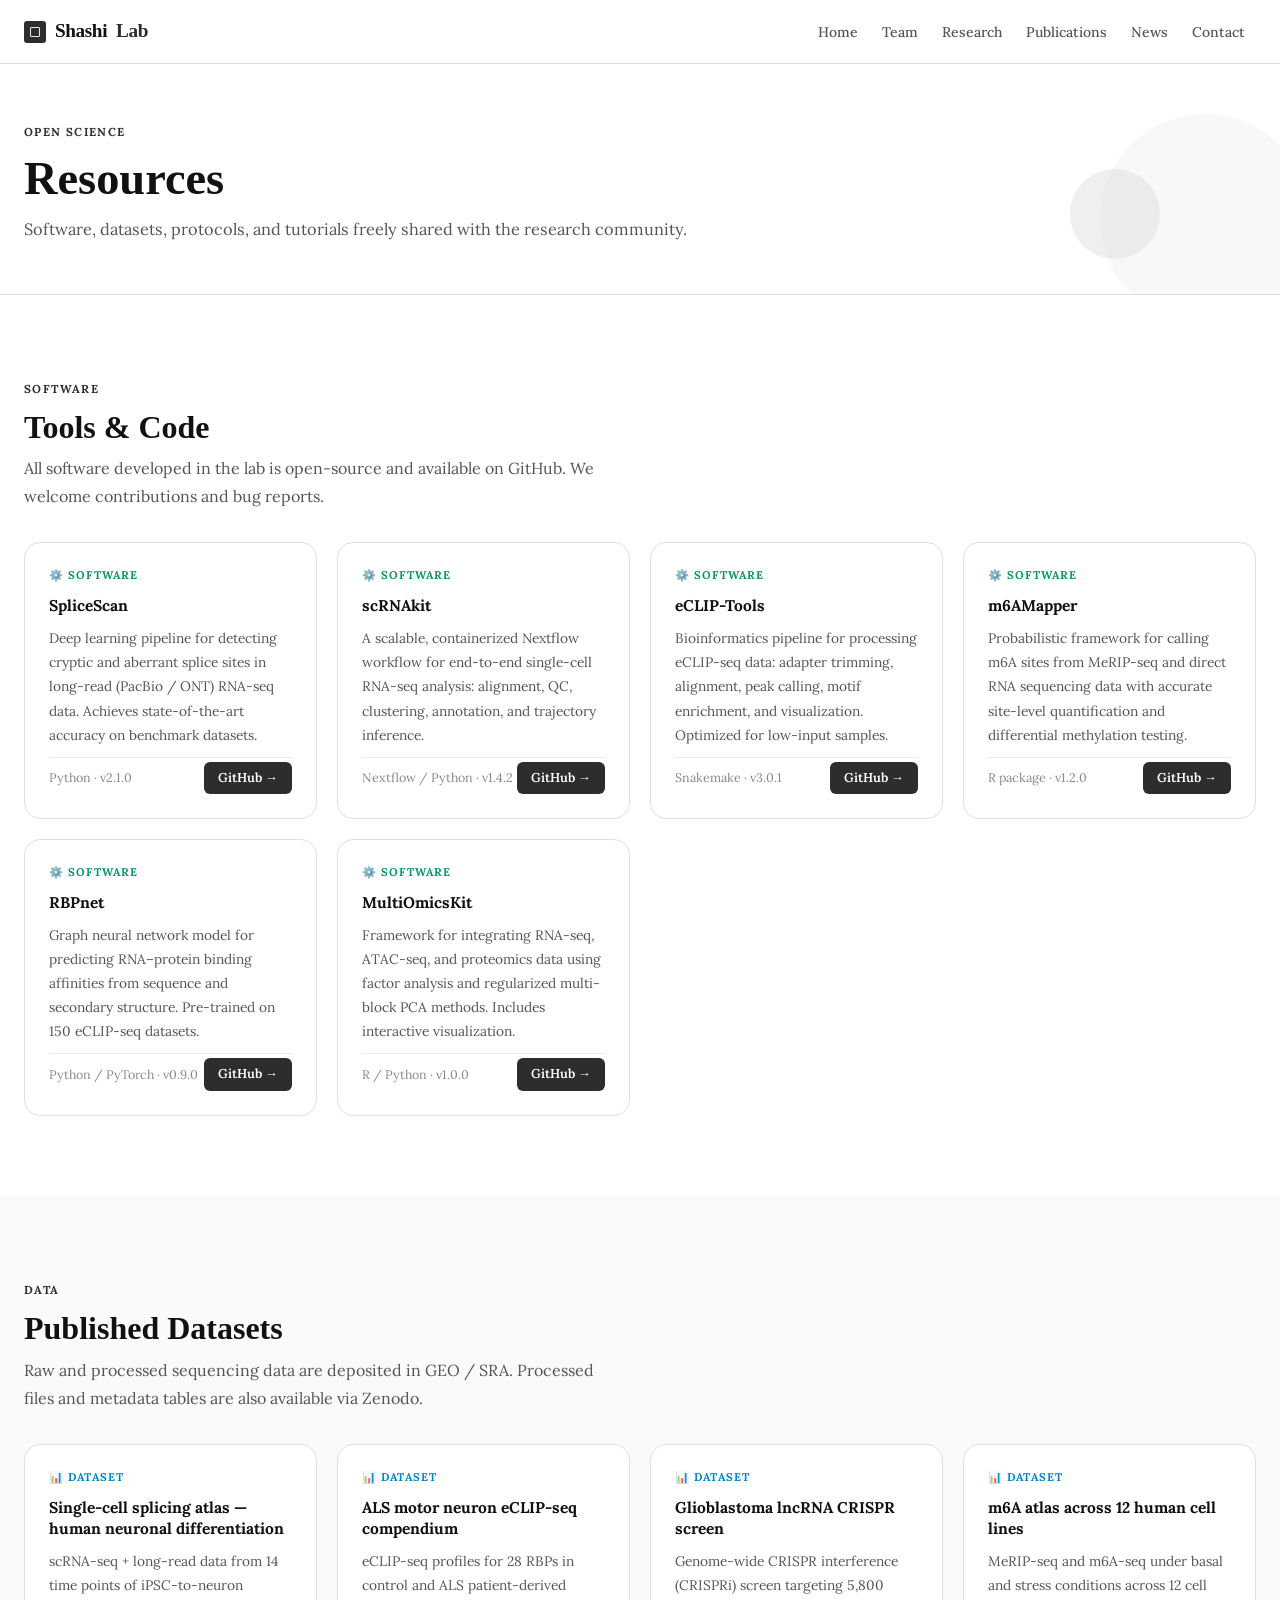
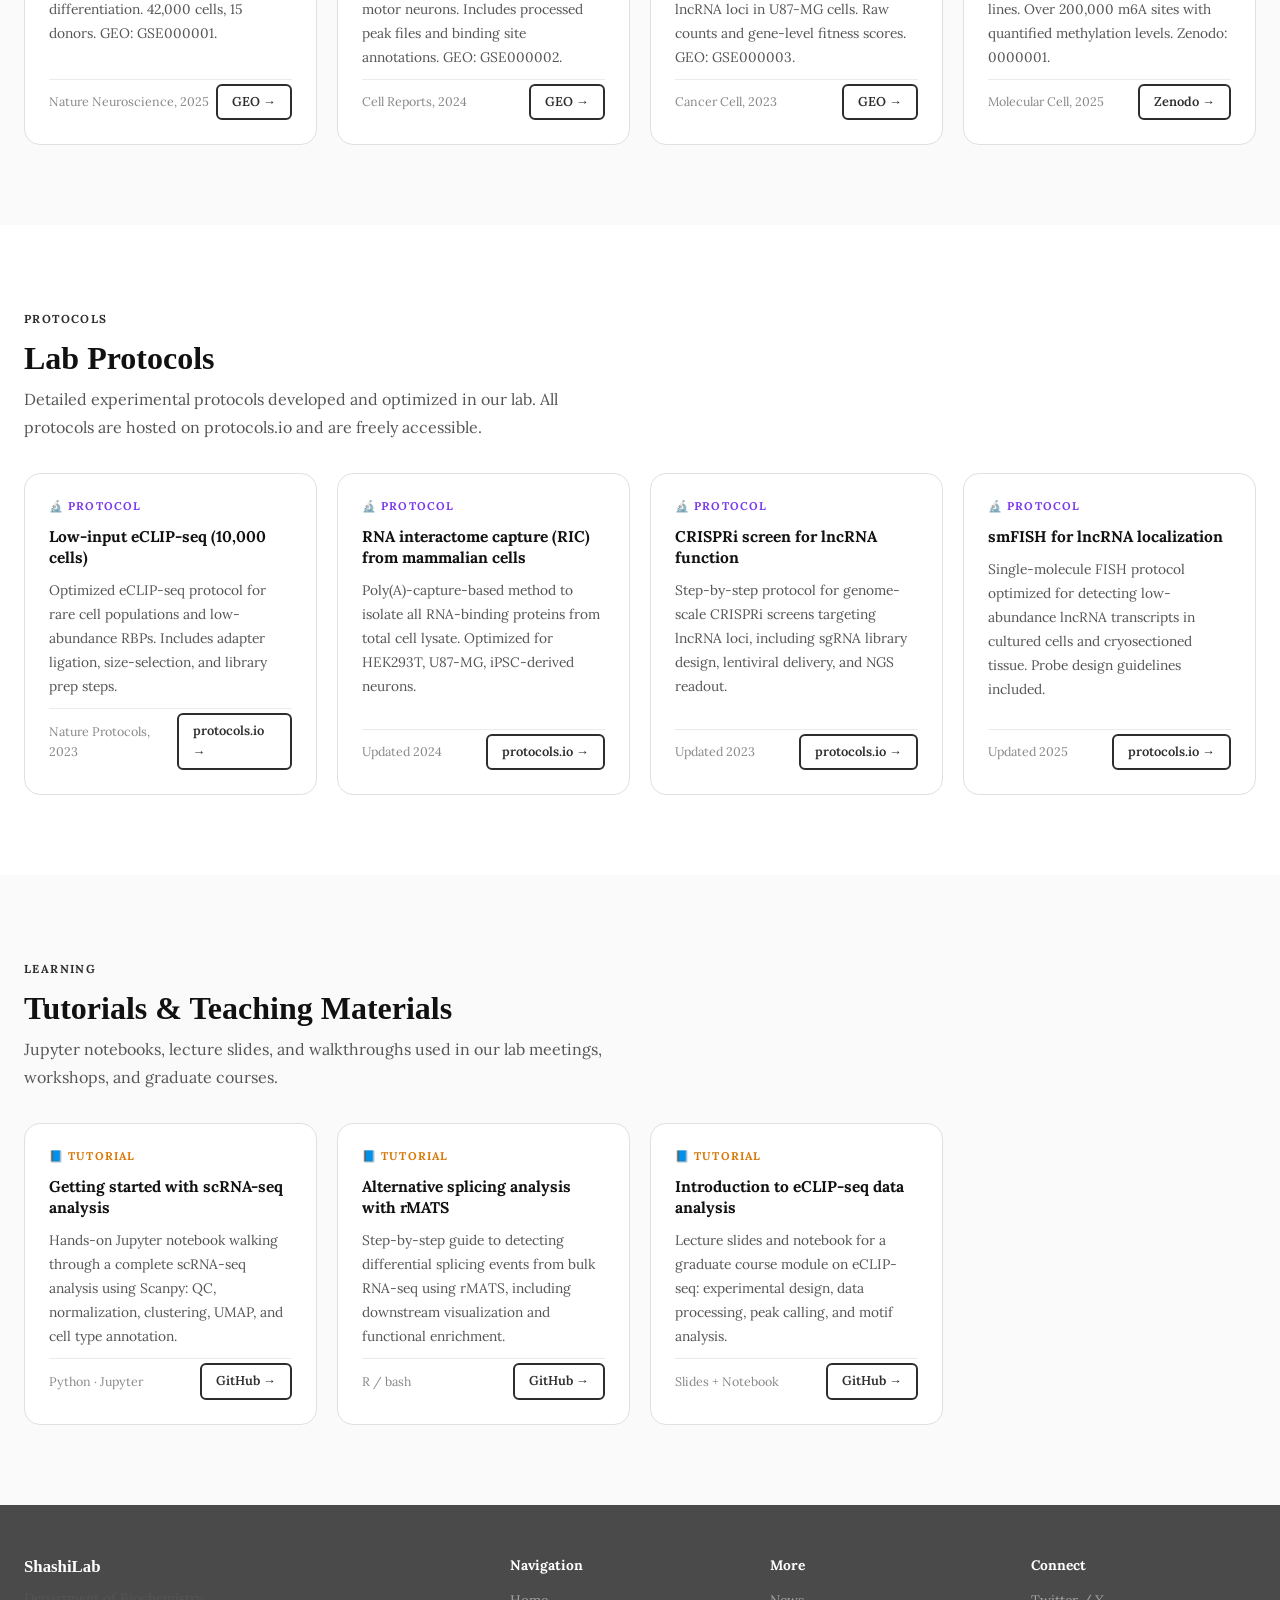
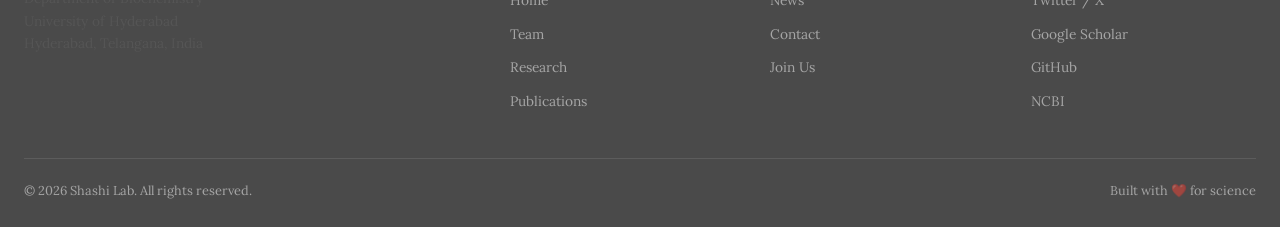
<file: resources.html>
<!DOCTYPE html>
<html lang="en">
<head>
  <meta charset="UTF-8" />
  <meta name="viewport" content="width=device-width, initial-scale=1.0" />
  <title>Shashi Lab — Resources</title>
  <link rel="preconnect" href="https://fonts.googleapis.com" />
  <link rel="preconnect" href="https://fonts.gstatic.com" crossorigin />
  <link href="https://fonts.googleapis.com/css2?family=Lora:ital,wght@0,400;0,500;0,600;1,400;1,600&display=swap" rel="stylesheet" />
  <link rel="stylesheet" href="assets/style.css" />
</head>
<body>

<nav class="nav">
  <div class="nav-inner">
    <a href="index.html" class="nav-logo"><span class="nav-crest" aria-hidden="true"><span class="nav-crest-gem"></span></span>Shashi<span>Lab</span></a>
    <ul class="nav-links" id="navLinks">
      <li><a href="index.html"       >Home</a></li>
      <li><a href="team.html"        >Team</a></li>
      <li><a href="research.html"    >Research</a></li>
      <li><a href="publications.html">Publications</a></li>
      <li><a href="news.html"        >News</a></li>
      <li><a href="contact.html"     >Contact</a></li>
    </ul>
    <button class="nav-toggle" id="navToggle" aria-label="Toggle menu">☰</button>
  </div>
</nav>

<!-- Page Hero -->
<section class="page-hero">
  <div class="container">
    <div class="section-label">Open Science</div>
    <h1>Resources</h1>
    <p>Software, datasets, protocols, and tutorials freely shared with the research community.</p>
  </div>
</section>

<!-- Software & Code -->
<section class="section">
  <div class="container">
    <div class="section-label">Software</div>
    <h2 style="margin-bottom:8px;">Tools &amp; Code</h2>
    <p style="max-width:600px;margin-bottom:32px;">All software developed in the lab is open-source and available on GitHub. We welcome contributions and bug reports.</p>

    <div class="resource-grid">

      <div class="resource-card">
        <div class="res-type rt-code">⚙️ Software</div>
        <h4>SpliceScan</h4>
        <p>Deep learning pipeline for detecting cryptic and aberrant splice sites in long-read (PacBio / ONT) RNA-seq data. Achieves state-of-the-art accuracy on benchmark datasets.</p>
        <div class="resource-footer">
          <span>Python · v2.1.0</span>
          <a href="#" class="btn btn-sm btn-primary">GitHub →</a>
        </div>
      </div>

      <div class="resource-card">
        <div class="res-type rt-code">⚙️ Software</div>
        <h4>scRNAkit</h4>
        <p>A scalable, containerized Nextflow workflow for end-to-end single-cell RNA-seq analysis: alignment, QC, clustering, annotation, and trajectory inference.</p>
        <div class="resource-footer">
          <span>Nextflow / Python · v1.4.2</span>
          <a href="#" class="btn btn-sm btn-primary">GitHub →</a>
        </div>
      </div>

      <div class="resource-card">
        <div class="res-type rt-code">⚙️ Software</div>
        <h4>eCLIP-Tools</h4>
        <p>Bioinformatics pipeline for processing eCLIP-seq data: adapter trimming, alignment, peak calling, motif enrichment, and visualization. Optimized for low-input samples.</p>
        <div class="resource-footer">
          <span>Snakemake · v3.0.1</span>
          <a href="#" class="btn btn-sm btn-primary">GitHub →</a>
        </div>
      </div>

      <div class="resource-card">
        <div class="res-type rt-code">⚙️ Software</div>
        <h4>m6AMapper</h4>
        <p>Probabilistic framework for calling m6A sites from MeRIP-seq and direct RNA sequencing data with accurate site-level quantification and differential methylation testing.</p>
        <div class="resource-footer">
          <span>R package · v1.2.0</span>
          <a href="#" class="btn btn-sm btn-primary">GitHub →</a>
        </div>
      </div>

      <div class="resource-card">
        <div class="res-type rt-code">⚙️ Software</div>
        <h4>RBPnet</h4>
        <p>Graph neural network model for predicting RNA–protein binding affinities from sequence and secondary structure. Pre-trained on 150 eCLIP-seq datasets.</p>
        <div class="resource-footer">
          <span>Python / PyTorch · v0.9.0</span>
          <a href="#" class="btn btn-sm btn-primary">GitHub →</a>
        </div>
      </div>

      <div class="resource-card">
        <div class="res-type rt-code">⚙️ Software</div>
        <h4>MultiOmicsKit</h4>
        <p>Framework for integrating RNA-seq, ATAC-seq, and proteomics data using factor analysis and regularized multi-block PCA methods. Includes interactive visualization.</p>
        <div class="resource-footer">
          <span>R / Python · v1.0.0</span>
          <a href="#" class="btn btn-sm btn-primary">GitHub →</a>
        </div>
      </div>

    </div>
  </div>
</section>

<!-- Datasets -->
<section class="section section-alt">
  <div class="container">
    <div class="section-label">Data</div>
    <h2 style="margin-bottom:8px;">Published Datasets</h2>
    <p style="max-width:600px;margin-bottom:32px;">Raw and processed sequencing data are deposited in GEO / SRA. Processed files and metadata tables are also available via Zenodo.</p>

    <div class="resource-grid">

      <div class="resource-card">
        <div class="res-type rt-data">📊 Dataset</div>
        <h4>Single-cell splicing atlas — human neuronal differentiation</h4>
        <p>scRNA-seq + long-read data from 14 time points of iPSC-to-neuron differentiation. 42,000 cells, 15 donors. GEO: GSE000001.</p>
        <div class="resource-footer">
          <span>Nature Neuroscience, 2025</span>
          <a href="#" class="btn btn-sm btn-outline">GEO →</a>
        </div>
      </div>

      <div class="resource-card">
        <div class="res-type rt-data">📊 Dataset</div>
        <h4>ALS motor neuron eCLIP-seq compendium</h4>
        <p>eCLIP-seq profiles for 28 RBPs in control and ALS patient-derived motor neurons. Includes processed peak files and binding site annotations. GEO: GSE000002.</p>
        <div class="resource-footer">
          <span>Cell Reports, 2024</span>
          <a href="#" class="btn btn-sm btn-outline">GEO →</a>
        </div>
      </div>

      <div class="resource-card">
        <div class="res-type rt-data">📊 Dataset</div>
        <h4>Glioblastoma lncRNA CRISPR screen</h4>
        <p>Genome-wide CRISPR interference (CRISPRi) screen targeting 5,800 lncRNA loci in U87-MG cells. Raw counts and gene-level fitness scores. GEO: GSE000003.</p>
        <div class="resource-footer">
          <span>Cancer Cell, 2023</span>
          <a href="#" class="btn btn-sm btn-outline">GEO →</a>
        </div>
      </div>

      <div class="resource-card">
        <div class="res-type rt-data">📊 Dataset</div>
        <h4>m6A atlas across 12 human cell lines</h4>
        <p>MeRIP-seq and m6A-seq under basal and stress conditions across 12 cell lines. Over 200,000 m6A sites with quantified methylation levels. Zenodo: 0000001.</p>
        <div class="resource-footer">
          <span>Molecular Cell, 2025</span>
          <a href="#" class="btn btn-sm btn-outline">Zenodo →</a>
        </div>
      </div>

    </div>
  </div>
</section>

<!-- Protocols -->
<section class="section">
  <div class="container">
    <div class="section-label">Protocols</div>
    <h2 style="margin-bottom:8px;">Lab Protocols</h2>
    <p style="max-width:600px;margin-bottom:32px;">Detailed experimental protocols developed and optimized in our lab. All protocols are hosted on protocols.io and are freely accessible.</p>

    <div class="resource-grid">

      <div class="resource-card">
        <div class="res-type rt-protocol">🔬 Protocol</div>
        <h4>Low-input eCLIP-seq (10,000 cells)</h4>
        <p>Optimized eCLIP-seq protocol for rare cell populations and low-abundance RBPs. Includes adapter ligation, size-selection, and library prep steps.</p>
        <div class="resource-footer">
          <span>Nature Protocols, 2023</span>
          <a href="#" class="btn btn-sm btn-outline">protocols.io →</a>
        </div>
      </div>

      <div class="resource-card">
        <div class="res-type rt-protocol">🔬 Protocol</div>
        <h4>RNA interactome capture (RIC) from mammalian cells</h4>
        <p>Poly(A)-capture-based method to isolate all RNA-binding proteins from total cell lysate. Optimized for HEK293T, U87-MG, iPSC-derived neurons.</p>
        <div class="resource-footer">
          <span>Updated 2024</span>
          <a href="#" class="btn btn-sm btn-outline">protocols.io →</a>
        </div>
      </div>

      <div class="resource-card">
        <div class="res-type rt-protocol">🔬 Protocol</div>
        <h4>CRISPRi screen for lncRNA function</h4>
        <p>Step-by-step protocol for genome-scale CRISPRi screens targeting lncRNA loci, including sgRNA library design, lentiviral delivery, and NGS readout.</p>
        <div class="resource-footer">
          <span>Updated 2023</span>
          <a href="#" class="btn btn-sm btn-outline">protocols.io →</a>
        </div>
      </div>

      <div class="resource-card">
        <div class="res-type rt-protocol">🔬 Protocol</div>
        <h4>smFISH for lncRNA localization</h4>
        <p>Single-molecule FISH protocol optimized for detecting low-abundance lncRNA transcripts in cultured cells and cryosectioned tissue. Probe design guidelines included.</p>
        <div class="resource-footer">
          <span>Updated 2025</span>
          <a href="#" class="btn btn-sm btn-outline">protocols.io →</a>
        </div>
      </div>

    </div>
  </div>
</section>

<!-- Tutorials -->
<section class="section section-alt">
  <div class="container">
    <div class="section-label">Learning</div>
    <h2 style="margin-bottom:8px;">Tutorials &amp; Teaching Materials</h2>
    <p style="max-width:600px;margin-bottom:32px;">Jupyter notebooks, lecture slides, and walkthroughs used in our lab meetings, workshops, and graduate courses.</p>

    <div class="resource-grid">

      <div class="resource-card">
        <div class="res-type rt-tutorial">📘 Tutorial</div>
        <h4>Getting started with scRNA-seq analysis</h4>
        <p>Hands-on Jupyter notebook walking through a complete scRNA-seq analysis using Scanpy: QC, normalization, clustering, UMAP, and cell type annotation.</p>
        <div class="resource-footer">
          <span>Python · Jupyter</span>
          <a href="#" class="btn btn-sm btn-outline">GitHub →</a>
        </div>
      </div>

      <div class="resource-card">
        <div class="res-type rt-tutorial">📘 Tutorial</div>
        <h4>Alternative splicing analysis with rMATS</h4>
        <p>Step-by-step guide to detecting differential splicing events from bulk RNA-seq using rMATS, including downstream visualization and functional enrichment.</p>
        <div class="resource-footer">
          <span>R / bash</span>
          <a href="#" class="btn btn-sm btn-outline">GitHub →</a>
        </div>
      </div>

      <div class="resource-card">
        <div class="res-type rt-tutorial">📘 Tutorial</div>
        <h4>Introduction to eCLIP-seq data analysis</h4>
        <p>Lecture slides and notebook for a graduate course module on eCLIP-seq: experimental design, data processing, peak calling, and motif analysis.</p>
        <div class="resource-footer">
          <span>Slides + Notebook</span>
          <a href="#" class="btn btn-sm btn-outline">GitHub →</a>
        </div>
      </div>

    </div>
  </div>
</section>

<footer class="footer">
  <div class="container">
    <div class="footer-grid">
      <div class="footer-brand">
        <h3>ShashiLab</h3>
        <p>Department of Biochemistry<br>University of Hyderabad<br>Hyderabad, Telangana, India</p>
      </div>
      <div class="footer-col">
        <h4>Navigation</h4>
        <ul>
          <li><a href="index.html">Home</a></li>
          <li><a href="team.html">Team</a></li>
          <li><a href="research.html">Research</a></li>
          <li><a href="publications.html">Publications</a></li>
        </ul>
      </div>
      <div class="footer-col">
        <h4>More</h4>
        <ul>
          <li><a href="news.html">News</a></li>
          <li><a href="contact.html">Contact</a></li>
          <li><a href="contact.html#join">Join Us</a></li>
        </ul>
      </div>
      <div class="footer-col">
        <h4>Connect</h4>
        <ul>
          <li><a href="#">Twitter / X</a></li>
          <li><a href="#">Google Scholar</a></li>
          <li><a href="#">GitHub</a></li>
          <li><a href="#">NCBI</a></li>
        </ul>
      </div>
    </div>
    <div class="footer-bottom">
      <span>© 2026 Shashi Lab. All rights reserved.</span>
      <span>Built with ❤️ for science</span>
    </div>
  </div>
</footer>

<script>
  document.getElementById('navToggle').addEventListener('click', () => {
    document.getElementById('navLinks').classList.toggle('open');
  });
</script>
</body>
</html>
</file>
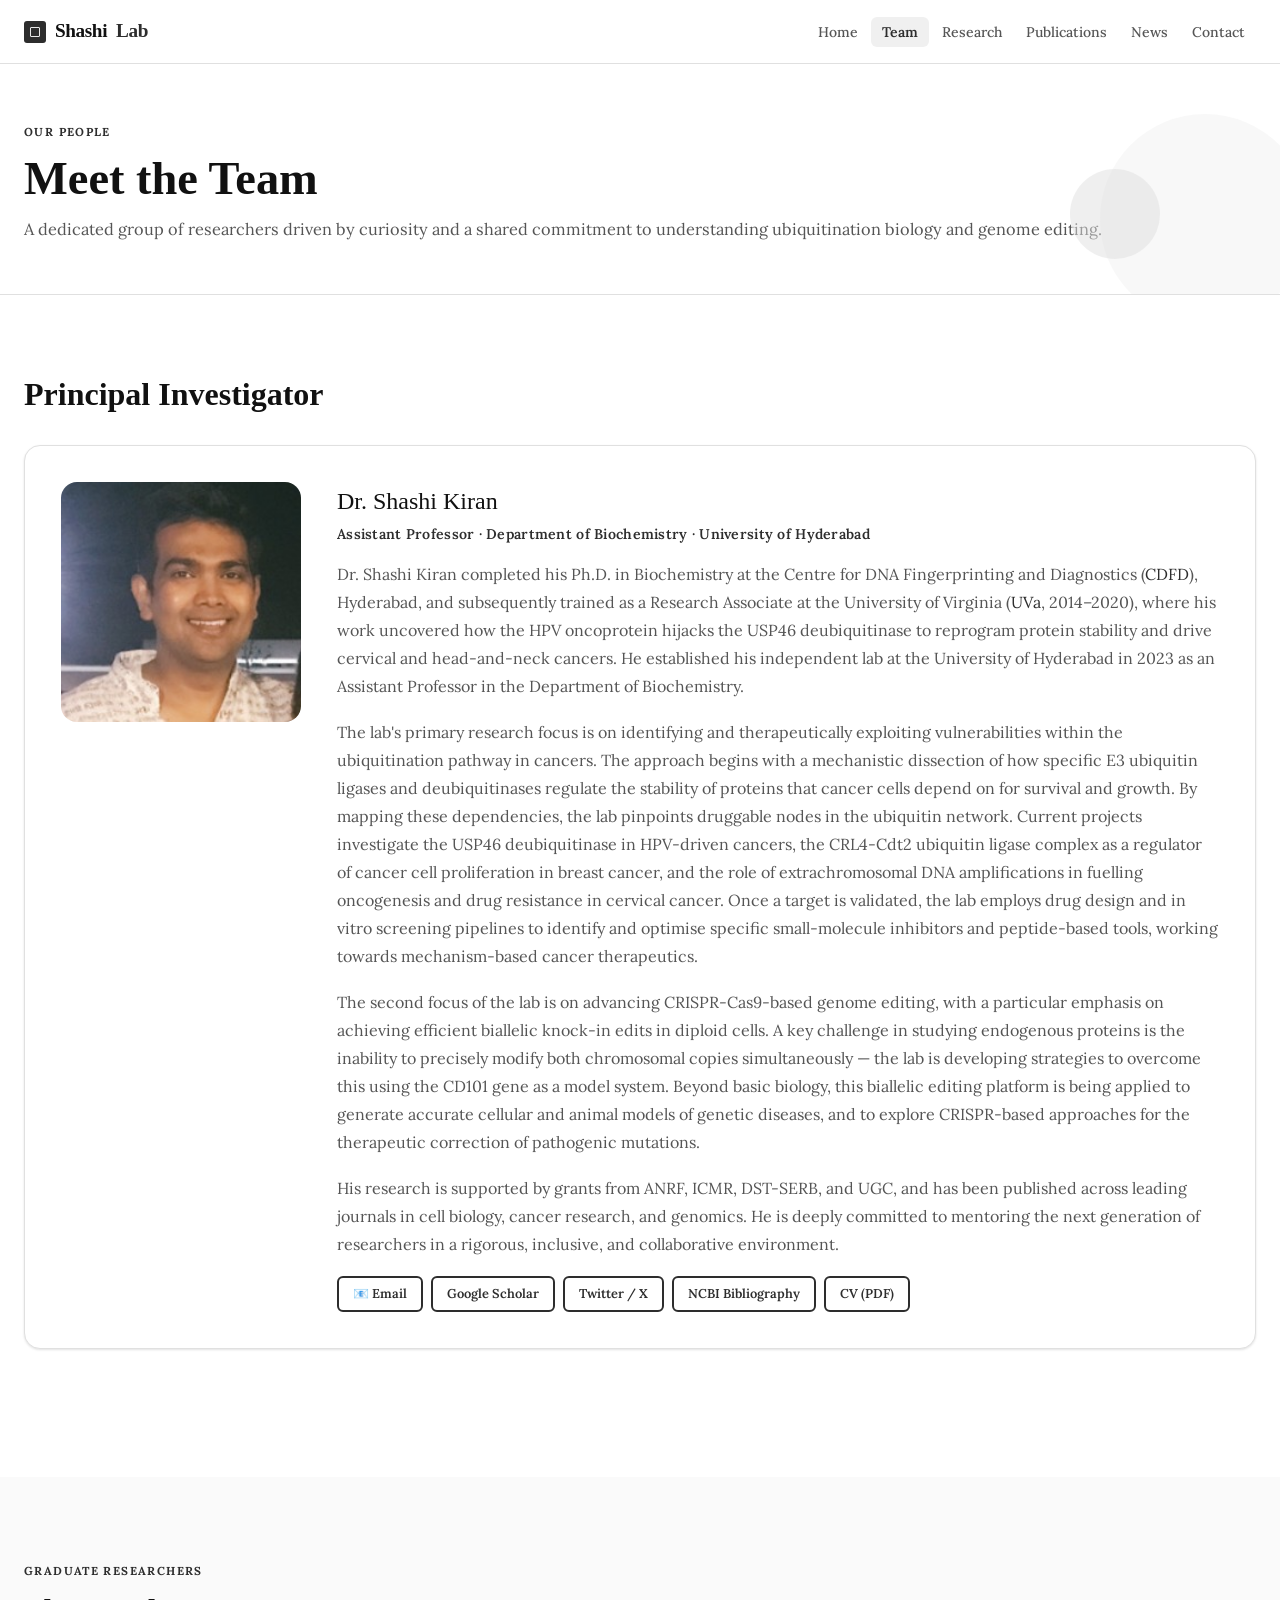
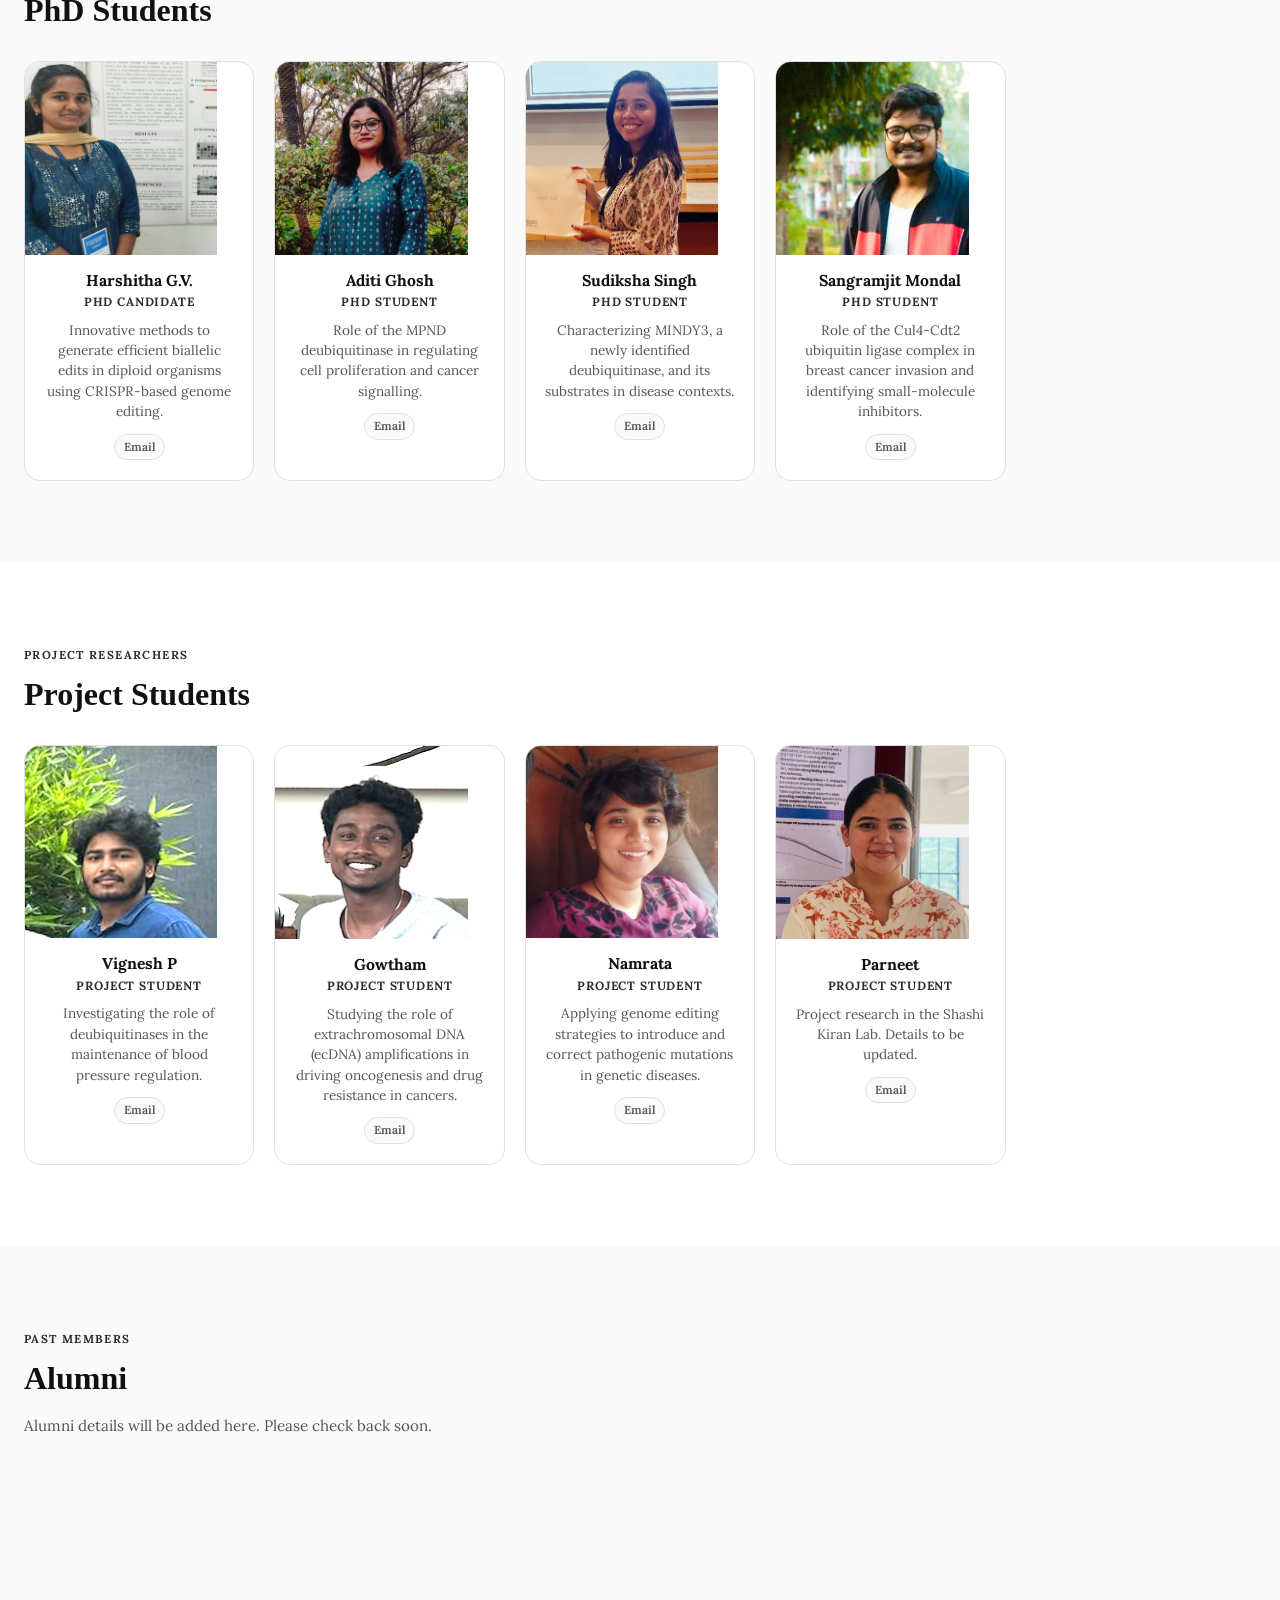
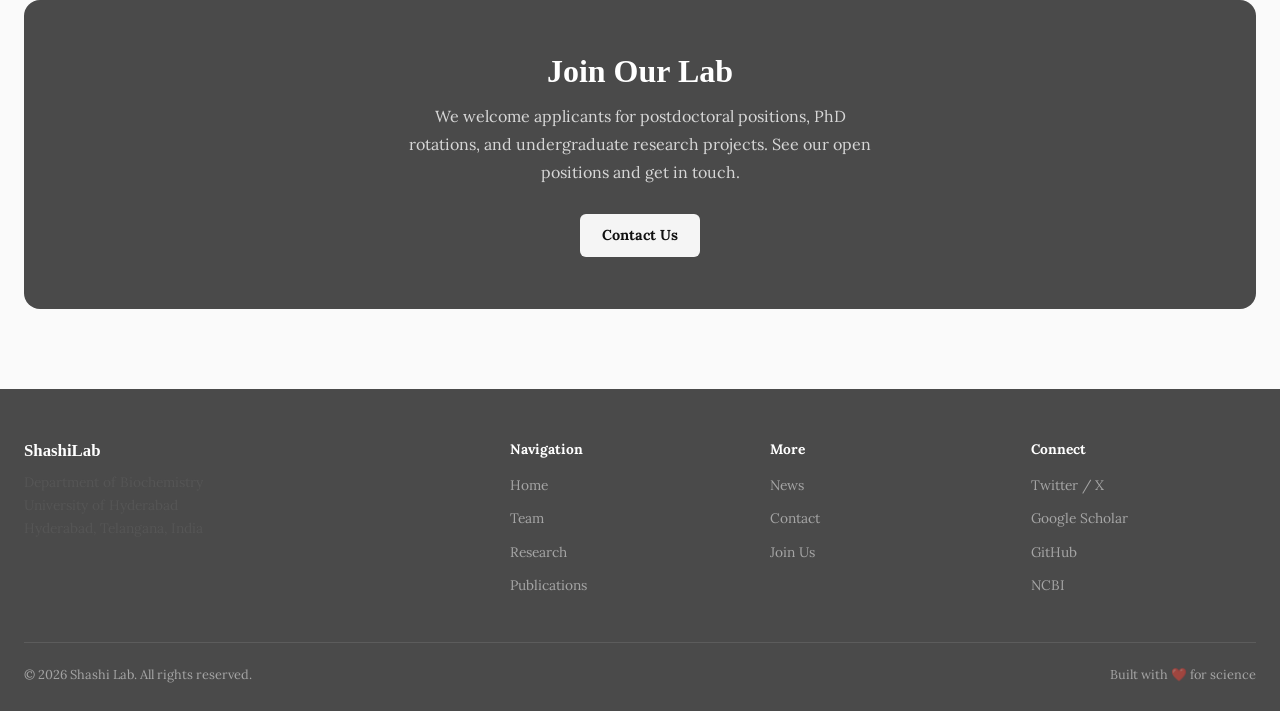
<file: team.html>
<!DOCTYPE html>
<html lang="en">
<head>
  <meta charset="UTF-8" />
  <meta name="viewport" content="width=device-width, initial-scale=1.0" />
  <title>Team | Dr. Shashi Kiran Lab | University of Hyderabad</title>
  <meta name="description" content="Meet the researchers in Dr. Shashi Kiran's lab at the Department of Biochemistry, University of Hyderabad — PhD students and project researchers in ubiquitination and genome editing." />
  <meta name="keywords" content="Shashi Kiran, University of Hyderabad, Biochemistry lab members, PhD students, genome editing, ubiquitin research" />
  <meta name="author" content="Dr. Shashi Kiran" />
  <meta property="og:title" content="Team | Dr. Shashi Kiran Lab | University of Hyderabad" />
  <meta property="og:description" content="PhD students and researchers in Dr. Shashi Kiran's lab at the Department of Biochemistry, University of Hyderabad." />
  <meta property="og:type" content="website" />
  <script type="application/ld+json">
  {
    "@context": "https://schema.org",
    "@type": "ProfilePage",
    "name": "Shashi Kiran Lab — Team",
    "about": {
      "@type": "Person",
      "name": "Dr. Shashi Kiran",
      "jobTitle": "Assistant Professor",
      "affiliation": {
        "@type": "CollegeOrUniversity",
        "name": "University of Hyderabad"
      }
    }
  }
  </script>
  <link rel="preconnect" href="https://fonts.googleapis.com" />
  <link rel="preconnect" href="https://fonts.gstatic.com" crossorigin />
  <link href="https://fonts.googleapis.com/css2?family=Lora:ital,wght@0,400;0,500;0,600;1,400;1,600&display=swap" rel="stylesheet" />
  <link rel="stylesheet" href="assets/style.css" />
</head>
<body>

<nav class="nav">
  <div class="nav-inner">
    <a href="index.html" class="nav-logo"><span class="nav-crest" aria-hidden="true"><span class="nav-crest-gem"></span></span>Shashi<span>Lab</span></a>
    <ul class="nav-links" id="navLinks">
      <li><a href="index.html"       >Home</a></li>
      <li><a href="team.html"         class="active">Team</a></li>
      <li><a href="research.html"    >Research</a></li>
      <li><a href="publications.html">Publications</a></li>
      <li><a href="news.html"        >News</a></li>
      <li><a href="contact.html"     >Contact</a></li>
    </ul>
    <button class="nav-toggle" id="navToggle" aria-label="Toggle menu">☰</button>
  </div>
</nav>

<!-- Page Hero -->
<section class="page-hero">
  <div class="container">
    <div class="section-label">Our People</div>
    <h1>Meet the Team</h1>
    <p>A dedicated group of researchers driven by curiosity and a shared commitment to understanding ubiquitination biology and genome editing.</p>
  </div>
</section>

<!-- PI -->
<section class="section">
  <div class="container">
    <h2 style="margin-bottom:32px">Principal Investigator</h2>

    <div class="pi-card">
      <img src="assets/photos/shashi.jpg" alt="Dr. Shashi Kiran" class="pi-photo">
      <div>
        <div class="pi-name">Dr. Shashi Kiran</div>
        <div class="pi-title">Assistant Professor · Department of Biochemistry · University of Hyderabad</div>
        <p class="pi-bio">Dr. Shashi Kiran completed his Ph.D. in Biochemistry at the Centre for DNA Fingerprinting and Diagnostics (<a href="https://www.cdfd.org.in/" target="_blank" rel="noopener">CDFD</a>), Hyderabad, and subsequently trained as a Research Associate at the University of Virginia (<a href="https://www.virginia.edu/" target="_blank" rel="noopener">UVa</a>, 2014–2020), where his work uncovered how the HPV oncoprotein hijacks the USP46 deubiquitinase to reprogram protein stability and drive cervical and head-and-neck cancers. He established his independent lab at the University of Hyderabad in 2023 as an Assistant Professor in the Department of Biochemistry.</p>
        <p class="pi-bio">The lab's primary research focus is on identifying and therapeutically exploiting vulnerabilities within the ubiquitination pathway in cancers. The approach begins with a mechanistic dissection of how specific E3 ubiquitin ligases and deubiquitinases regulate the stability of proteins that cancer cells depend on for survival and growth. By mapping these dependencies, the lab pinpoints druggable nodes in the ubiquitin network. Current projects investigate the USP46 deubiquitinase in HPV-driven cancers, the CRL4-Cdt2 ubiquitin ligase complex as a regulator of cancer cell proliferation in breast cancer, and the role of extrachromosomal DNA amplifications in fuelling oncogenesis and drug resistance in cervical cancer. Once a target is validated, the lab employs drug design and in vitro screening pipelines to identify and optimise specific small-molecule inhibitors and peptide-based tools, working towards mechanism-based cancer therapeutics.</p>
        <p class="pi-bio">The second focus of the lab is on advancing CRISPR-Cas9-based genome editing, with a particular emphasis on achieving efficient biallelic knock-in edits in diploid cells. A key challenge in studying endogenous proteins is the inability to precisely modify both chromosomal copies simultaneously — the lab is developing strategies to overcome this using the CD101 gene as a model system. Beyond basic biology, this biallelic editing platform is being applied to generate accurate cellular and animal models of genetic diseases, and to explore CRISPR-based approaches for the therapeutic correction of pathogenic mutations.</p>
        <p class="pi-bio">His research is supported by grants from ANRF, ICMR, DST-SERB, and UGC, and has been published across leading journals in cell biology, cancer research, and genomics. He is deeply committed to mentoring the next generation of researchers in a rigorous, inclusive, and collaborative environment.</p>
        <div class="pi-links">
          <a href="#" class="btn btn-sm btn-outline">📧 Email</a>
          <a href="#" class="btn btn-sm btn-outline">Google Scholar</a>
          <a href="#" class="btn btn-sm btn-outline">Twitter / X</a>
          <a href="#" class="btn btn-sm btn-outline">NCBI Bibliography</a>
          <a href="#" class="btn btn-sm btn-outline">CV (PDF)</a>
        </div>
      </div>
    </div>
  </div>
</section>

<!-- PhD Students -->
<section class="section section-alt">
  <div class="container">
    <div class="section-label">Graduate Researchers</div>
    <h2 style="margin-bottom:32px">PhD Students</h2>

    <div class="member-grid">
      <div class="member-card">
        <img src="assets/photos/harshitha.png" alt="Harshitha G.V." class="member-photo">
        <h4>Harshitha G.V.</h4>
        <div class="member-role">PhD Candidate</div>
        <p>Innovative methods to generate efficient biallelic edits in diploid organisms using CRISPR-based genome editing.</p>
        <div class="member-links"><a href="#">Email</a></div>
      </div>
      <div class="member-card">
        <img src="assets/photos/aditi.png" alt="Aditi Ghosh" class="member-photo">
        <h4>Aditi Ghosh</h4>
        <div class="member-role">PhD Student</div>
        <p>Role of the MPND deubiquitinase in regulating cell proliferation and cancer signalling.</p>
        <div class="member-links"><a href="#">Email</a></div>
      </div>
      <div class="member-card">
        <img src="assets/photos/sudiksha.png" alt="Sudiksha Singh" class="member-photo" style="object-position:center 70%;">
        <h4>Sudiksha Singh</h4>
        <div class="member-role">PhD Student</div>
        <p>Characterizing MINDY3, a newly identified deubiquitinase, and its substrates in disease contexts.</p>
        <div class="member-links"><a href="#">Email</a></div>
      </div>
      <div class="member-card">
        <img src="assets/photos/sangramjit.jpg" alt="Sangramjit Mondal" class="member-photo">
        <h4>Sangramjit Mondal</h4>
        <div class="member-role">PhD Student</div>
        <p>Role of the Cul4-Cdt2 ubiquitin ligase complex in breast cancer invasion and identifying small-molecule inhibitors.</p>
        <div class="member-links"><a href="#">Email</a></div>
      </div>
    </div>
  </div>
</section>

<!-- Project Students -->
<section class="section">
  <div class="container">
    <div class="section-label">Project Researchers</div>
    <h2 style="margin-bottom:32px">Project Students</h2>

    <div class="member-grid">
      <div class="member-card">
        <img src="assets/photos/vignesh.png" alt="Vignesh P" class="member-photo">
        <h4>Vignesh P</h4>
        <div class="member-role">Project Student</div>
        <p>Investigating the role of deubiquitinases in the maintenance of blood pressure regulation.</p>
        <div class="member-links"><a href="#">Email</a></div>
      </div>
      <div class="member-card">
        <img src="assets/photos/gowtham.png" alt="Gowtham" class="member-photo">
        <h4>Gowtham</h4>
        <div class="member-role">Project Student</div>
        <p>Studying the role of extrachromosomal DNA (ecDNA) amplifications in driving oncogenesis and drug resistance in cancers.</p>
        <div class="member-links"><a href="#">Email</a></div>
      </div>
      <div class="member-card">
        <img src="assets/photos/namrata.jpg" alt="Namrata" class="member-photo">
        <h4>Namrata</h4>
        <div class="member-role">Project Student</div>
        <p>Applying genome editing strategies to introduce and correct pathogenic mutations in genetic diseases.</p>
        <div class="member-links"><a href="#">Email</a></div>
      </div>
      <div class="member-card">
        <img src="assets/photos/parneet.jpg" alt="Parneet" class="member-photo">
        <h4>Parneet</h4>
        <div class="member-role">Project Student</div>
        <p>Project research in the Shashi Kiran Lab. Details to be updated.</p>
        <div class="member-links"><a href="#">Email</a></div>
      </div>
    </div>
  </div>
</section>

<!-- Alumni (placeholder — add real alumni when available) -->
<section class="section section-alt">
  <div class="container">
    <div class="section-label">Past Members</div>
    <h2 style="margin-bottom:16px">Alumni</h2>
    <p style="color:var(--text-muted);font-size:.95rem;">Alumni details will be added here. Please check back soon.</p>
  </div>
</section>

<!-- Join Us -->
<section class="section section-alt">
  <div class="container">
    <div class="join-banner" id="join">
      <h2>Join Our Lab</h2>
      <p>We welcome applicants for postdoctoral positions, PhD rotations, and undergraduate research projects. See our open positions and get in touch.</p>
      <a href="contact.html" class="btn btn-white">Contact Us</a>
    </div>
  </div>
</section>

<footer class="footer">
  <div class="container">
    <div class="footer-grid">
      <div class="footer-brand">
        <h3>ShashiLab</h3>
        <p>Department of Biochemistry<br>University of Hyderabad<br>Hyderabad, Telangana, India</p>
      </div>
      <div class="footer-col">
        <h4>Navigation</h4>
        <ul>
          <li><a href="index.html">Home</a></li>
          <li><a href="team.html">Team</a></li>
          <li><a href="research.html">Research</a></li>
          <li><a href="publications.html">Publications</a></li>
        </ul>
      </div>
      <div class="footer-col">
        <h4>More</h4>
        <ul>
          <li><a href="news.html">News</a></li>
          <li><a href="contact.html">Contact</a></li>
          <li><a href="contact.html#join">Join Us</a></li>
        </ul>
      </div>
      <div class="footer-col">
        <h4>Connect</h4>
        <ul>
          <li><a href="#">Twitter / X</a></li>
          <li><a href="#">Google Scholar</a></li>
          <li><a href="#">GitHub</a></li>
          <li><a href="#">NCBI</a></li>
        </ul>
      </div>
    </div>
    <div class="footer-bottom">
      <span>© 2026 Shashi Lab. All rights reserved.</span>
      <span>Built with ❤️ for science</span>
    </div>
  </div>
</footer>

<script>
  document.getElementById('navToggle').addEventListener('click', () => {
    document.getElementById('navLinks').classList.toggle('open');
  });
</script>
</body>
</html>
</file>
<file: assets/style.css>
/* ================================================================
   Shashi Lab — Main Stylesheet  |  Monochrome Edition
   ================================================================ */

@media (prefers-reduced-motion: no-preference) {
  html { scroll-behavior: smooth; }
}

/* ── Custom Properties ────────────────────────────────────────── */
:root {
  --primary:        #111111;
  --primary-dark:   #0d0d0d;
  --accent:         #2d2d2d;
  --accent-light:   #e8e8e8;
  --accent-mid:     #f0f0f0;

  --text:           #111111;
  --text-muted:     #555555;
  --text-light:     #888888;

  --bg:             #ffffff;
  --surface:        #fafafa;
  --surface-2:      #f0f0f0;
  --border:         #e0e0e0;
  --border-light:   #ebebeb;

  --shadow-sm:      0 1px 3px rgba(0,0,0,.07), 0 1px 2px rgba(0,0,0,.05);
  --shadow:         0 4px 12px rgba(0,0,0,.09);
  --shadow-lg:      0 10px 30px rgba(0,0,0,.11);

  --radius-sm:      6px;
  --radius:         10px;
  --radius-lg:      16px;
  --radius-full:    9999px;

  --nav-h:          64px;
  --max-w:          1300px;
  --section-pad:    80px;
}

/* ── Reset ────────────────────────────────────────────────────── */
*, *::before, *::after { box-sizing: border-box; margin: 0; padding: 0; }
html { scroll-behavior: smooth; }
body {
  font-family: 'Lora', Georgia, 'Times New Roman', serif;
  color: var(--text);
  background: var(--bg);
  line-height: 1.6;
  -webkit-font-smoothing: antialiased;
}
img { max-width: 100%; display: block; }
a   { color: var(--accent); text-decoration: none; }
a:hover { text-decoration: underline; }
ul  { list-style: none; }

/* ── Typography ───────────────────────────────────────────────── */
h1, h2, h3, h4, h5 { font-weight: 700; line-height: 1.2; color: var(--text); }
h1, h2, h3 { font-family: Georgia, 'Times New Roman', serif; }
h1 { font-size: clamp(2rem,   4vw, 2.9rem); }
h2 { font-size: clamp(1.45rem,3vw, 2rem);   }
h3 { font-size: 1.2rem; }
h4 { font-size: 1rem;   }
p  { color: var(--text-muted); line-height: 1.75; }

/* ── Layout helpers ───────────────────────────────────────────── */
.container {
  max-width: var(--max-w);
  margin: 0 auto;
  padding: 0 24px;
}
.section     { padding: var(--section-pad) 0; }
.section-alt { background: var(--surface); }

.section-label {
  display: inline-block;
  font-size: .72rem;
  font-weight: 700;
  letter-spacing: .12em;
  text-transform: uppercase;
  color: var(--accent);
  margin-bottom: 10px;
}
.section-title    { text-align: center; margin-bottom: 12px; }
.section-subtitle {
  text-align: center;
  color: var(--text-muted);
  max-width: 580px;
  margin: 0 auto 48px;
  font-size: 1.02rem;
}

/* ── Navigation ───────────────────────────────────────────────── */
.nav {
  position: sticky;
  top: 0;
  z-index: 100;
  height: var(--nav-h);
  background: rgba(255,255,255,.96);
  backdrop-filter: blur(12px);
  -webkit-backdrop-filter: blur(12px);
  border-bottom: 1px solid var(--border);
}
.nav-inner {
  max-width: var(--max-w);
  margin: 0 auto;
  padding: 0 24px;
  height: 100%;
  display: flex;
  align-items: center;
  justify-content: space-between;
}
.nav-logo {
  font-size: 1.2rem;
  font-weight: 700;
  color: var(--primary);
  text-decoration: none;
  letter-spacing: -.02em;
  white-space: nowrap;
  display: flex;
  align-items: center;
  gap: 9px;
  font-family: Georgia, 'Times New Roman', serif;
}
.nav-logo span { color: var(--accent); }
.nav-logo:hover { text-decoration: none; }

/* Crest mark (Option K) */
.nav-crest {
  width: 22px; height: 22px;
  background: var(--accent);
  border-radius: 3px;
  display: inline-flex;
  align-items: center;
  justify-content: center;
  flex-shrink: 0;
}
.nav-crest-gem {
  width: 10px; height: 10px;
  border: 1.5px solid var(--accent-light);
  border-radius: 1px;
}

.nav-links {
  display: flex;
  align-items: center;
  gap: 2px;
}
.nav-links a {
  font-size: .875rem;
  font-weight: 500;
  color: var(--text-muted);
  padding: 6px 11px;
  border-radius: var(--radius-sm);
  text-decoration: none;
  transition: color .15s, background .15s;
}
.nav-links a:hover  { color: var(--primary); background: var(--accent-mid); }
.nav-links a.active { color: var(--accent);  background: var(--accent-mid); font-weight: 600; }

.nav-toggle {
  display: none;
  background: none;
  border: 1.5px solid var(--border);
  border-radius: var(--radius-sm);
  padding: 5px 8px;
  cursor: pointer;
  color: var(--text);
  font-size: 1.1rem;
  line-height: 1;
}
@media (max-width: 720px) {
  .nav-toggle { display: flex; align-items: center; }
  .nav-links {
    display: none;
    position: absolute;
    top: var(--nav-h);
    left: 0; right: 0;
    background: var(--bg);
    border-bottom: 1px solid var(--border);
    flex-direction: column;
    align-items: stretch;
    padding: 12px;
    gap: 2px;
    box-shadow: var(--shadow);
  }
  .nav-links.open { display: flex; }
  .nav-links a { padding: 10px 14px; }
}

/* ── Buttons ──────────────────────────────────────────────────── */
.btn {
  display: inline-flex;
  align-items: center;
  gap: 7px;
  font-size: .9rem;
  font-weight: 600;
  padding: 10px 22px;
  border-radius: var(--radius-sm);
  border: none;
  cursor: pointer;
  text-decoration: none;
  transition: transform .15s, box-shadow .15s, background .15s, border-color .15s;
  font-family: inherit;
}
.btn:hover { transform: translateY(-1px); box-shadow: var(--shadow); text-decoration: none; }

.btn-primary  { background: var(--accent); color: #ffffff; }
.btn-primary:hover { background: var(--primary-dark); color: #ffffff; }

.btn-outline  { background: transparent; color: var(--accent); border: 2px solid var(--accent); }
.btn-outline:hover  { background: var(--accent); color: #ffffff; }

/* for use on dark backgrounds (join banner, footer) */
.btn-white    { background: #f5f5f5; color: var(--primary); font-weight: 700; }
.btn-white:hover  { background: var(--accent-light); }

.btn-ghost-white {
  background: transparent;
  color: #fff;
  border: 2px solid rgba(255,255,255,.45);
}
.btn-ghost-white:hover { background: rgba(255,255,255,.12); border-color: #fff; }

.btn-sm { font-size: .8rem; padding: 6px 14px; }

/* ── Hero (home) ──────────────────────────────────────────────── */
.hero {
  background: var(--bg);
  padding: 96px 0 80px;
  position: relative;
  overflow: hidden;
  border-bottom: 1px solid var(--border);
}
/* Bubble decorations (Option I placement) */
.hero::before {
  content: '';
  position: absolute;
  right: -50px; bottom: -50px;
  width: 340px; height: 340px;
  border-radius: 50%;
  background: var(--accent-mid);
  opacity: .55;
  pointer-events: none;
}
.hero::after {
  content: '';
  position: absolute;
  right: 160px; bottom: 60px;
  width: 160px; height: 160px;
  border-radius: 50%;
  background: var(--border);
  opacity: .5;
  pointer-events: none;
}
.hero-inner {
  position: relative; z-index: 1;
  max-width: var(--max-w);
  margin: 0 auto;
  padding: 0 24px;
}
.hero-badge {
  display: inline-flex;
  align-items: center;
  gap: 6px;
  background: var(--surface);
  border: 1px solid var(--border);
  color: var(--accent);
  font-size: .73rem;
  font-weight: 700;
  letter-spacing: .1em;
  text-transform: uppercase;
  padding: 5px 12px;
  border-radius: var(--radius-full);
  margin-bottom: 22px;
}
.hero h1 { color: var(--primary); margin-bottom: 18px; max-width: 680px; letter-spacing: -.02em; }
.hero > .hero-inner > p {
  color: var(--text-muted);
  font-size: 1.12rem;
  max-width: 560px;
  margin-bottom: 34px;
}
.hero-actions { display: flex; flex-wrap: wrap; gap: 12px; }
.hero-stats {
  display: flex; flex-wrap: wrap; gap: 44px;
  margin-top: 60px;
  padding-top: 40px;
  border-top: 1px solid var(--border);
}
.hero-stat-value { font-size: 2rem; font-weight: 800; color: var(--primary); line-height: 1; font-family: Georgia, serif; }
.hero-stat-label { font-size: .82rem; color: var(--text-muted); margin-top: 4px; }

/* ── Page hero (inner pages) ──────────────────────────────────── */
.page-hero {
  background: var(--bg);
  padding: 54px 0 50px;
  position: relative;
  overflow: hidden;
  border-bottom: 1px solid var(--border);
}
.page-hero::before {
  content: '';
  position: absolute;
  right: -30px; bottom: -30px;
  width: 210px; height: 210px;
  border-radius: 50%;
  background: var(--accent-mid);
  opacity: .45;
  pointer-events: none;
}
.page-hero::after {
  content: '';
  position: absolute;
  right: 120px; bottom: 35px;
  width: 90px; height: 90px;
  border-radius: 50%;
  background: var(--border);
  opacity: .5;
  pointer-events: none;
}
.page-hero .section-label { color: var(--accent); }
.page-hero h1 { color: var(--primary); margin-bottom: 8px; }
.page-hero p  { color: var(--text-muted); font-size: 1.02rem; }

/* ── Research cards ───────────────────────────────────────────── */
.grid-3 { display: grid; grid-template-columns: repeat(auto-fill, minmax(300px, 1fr)); gap: 24px; }
.grid-2 { display: grid; grid-template-columns: repeat(auto-fill, minmax(360px, 1fr)); gap: 24px; }
.grid-4 { display: grid; grid-template-columns: repeat(auto-fill, minmax(220px, 1fr)); gap: 20px; }

.card {
  background: #fff;
  border: 1px solid var(--border);
  border-radius: var(--radius-lg);
  padding: 28px;
  transition: box-shadow .2s, transform .2s;
}
.card:hover { box-shadow: var(--shadow-lg); transform: translateY(-3px); }

.card-icon {
  width: 50px; height: 50px;
  background: var(--surface);
  border-radius: var(--radius);
  display: flex; align-items: center; justify-content: center;
  font-size: 1.4rem;
  margin-bottom: 18px;
}
.card h3 { margin-bottom: 10px; }

/* Banner-top card variant */
.card-with-banner { padding-top: 0; overflow: hidden; }
.card-banner {
  background: var(--accent);
  color: #fef3c7;
  font-size: .68rem;
  font-weight: 700;
  letter-spacing: .13em;
  text-transform: uppercase;
  padding: 9px 28px;
  margin: 0 -28px 22px;
}

/* ── Team ─────────────────────────────────────────────────────── */
.pi-card {
  display: grid;
  grid-template-columns: 240px 1fr;
  gap: 36px;
  align-items: start;
  background: #fff;
  border: 1px solid var(--border);
  border-radius: var(--radius-lg);
  padding: 36px;
  margin-bottom: 48px;
  box-shadow: var(--shadow-sm);
}
.pi-avatar {
  width: 160px; height: 160px;
  border-radius: var(--radius-lg);
  background: linear-gradient(135deg, #2d2d2d, #4a4a4a);
  display: flex; align-items: center; justify-content: center;
  font-size: 3rem; font-weight: 700; color: #ffffff;
  font-family: Georgia, serif;
}
.pi-photo {
  width: 240px; height: 240px;
  border-radius: var(--radius-lg);
  object-fit: cover;
  object-position: center top;
}
.pi-name  { font-size: 1.5rem; margin-bottom: 3px; font-family: Georgia, serif; }
.pi-title { font-size: .88rem; color: var(--accent); font-weight: 600; margin-bottom: 14px; letter-spacing: .02em; }
.pi-bio   { margin-bottom: 18px; }
.pi-links { display: flex; flex-wrap: wrap; gap: 8px; }

.member-grid { display: grid; grid-template-columns: repeat(auto-fill, minmax(195px, 1fr)); gap: 20px; }
.member-card {
  text-align: center;
  background: #fff;
  border: 1px solid var(--border);
  border-radius: var(--radius-lg);
  padding: 0 18px 20px;
  overflow: hidden;
  transition: box-shadow .2s, transform .2s;
}
.member-card:hover { box-shadow: var(--shadow-lg); transform: translateY(-3px); }
.member-avatar {
  width: calc(100% + 36px);
  aspect-ratio: 1;
  margin: 0 -18px 16px;
  display: flex; align-items: center; justify-content: center;
  font-size: 3rem; font-weight: 700; color: #ffffff;
  background: linear-gradient(135deg, #2d2d2d, #4a4a4a);
  font-family: Georgia, serif;
}
.member-photo {
  width: calc(100% + 36px);
  aspect-ratio: 1;
  object-fit: cover;
  object-position: center top;
  margin: 0 -18px 16px;
  display: block;
}
.member-card h4   { margin-bottom: 3px; font-size: .98rem; }
.member-role {
  font-size: .75rem; font-weight: 700;
  color: var(--accent);
  text-transform: uppercase;
  letter-spacing: .07em;
  margin-bottom: 8px;
}
.member-card p { font-size: .85rem; line-height: 1.5; }
.member-links {
  margin-top: 12px;
  display: flex; justify-content: center; gap: 6px;
  flex-wrap: wrap;
}
.member-links a {
  font-size: .73rem; font-weight: 600;
  color: var(--text-muted);
  background: var(--surface);
  padding: 3px 9px;
  border-radius: var(--radius-full);
  border: 1px solid var(--border);
  text-decoration: none;
  transition: background .15s, color .15s;
}
.member-links a:hover { background: var(--accent-mid); color: var(--accent); }

.alumni-list { display: flex; flex-direction: column; gap: 0; }
.alumni-item {
  display: flex; align-items: center; justify-content: space-between;
  padding: 14px 0;
  border-bottom: 1px solid var(--border-light);
  gap: 16px;
  flex-wrap: wrap;
}
.alumni-name  { font-weight: 600; font-size: .95rem; }
.alumni-info  { font-size: .85rem; color: var(--text-muted); }
.alumni-dest  { font-size: .82rem; color: var(--accent); font-style: italic; }

/* ── Publications ─────────────────────────────────────────────── */
.pub-year-section { margin-bottom: 60px; }
.pub-year-heading {
  font-size: 3.2rem; font-weight: 800;
  color: var(--border); line-height: 1;
  margin-bottom: 2px; letter-spacing: -1px;
  font-family: Georgia, serif;
}
.pub-year-rule {
  border: none; border-top: 1.5px solid var(--border);
  margin: 0 0 6px;
}
.pub-list { display: flex; flex-direction: column; }
.pub-entry {
  display: flex; gap: 96px;
  padding: 22px 24px;
  border-bottom: 1px solid var(--border-light);
  align-items: center;
  transition: background .15s;
}
.pub-entry:last-child { border-bottom: none; }
.pub-entry:hover { background: var(--surface); }

.pub-thumb {
  flex-shrink: 0;
  align-self: center;
  width: 300px;
  height: 300px;
  border-radius: 8px;
  overflow: hidden;
  display: block;
}
img.pub-thumb {
  display: block;
  width: 300px;
  height: 300px;
  object-fit: contain;
  background: #ffffff;
  padding: 6px;
}
.pub-thumb-lines {
  flex: 1; padding: 9px 8px 6px;
  display: flex; flex-direction: column; gap: 5px;
}
.pub-thumb-line {
  height: 2px; border-radius: 1px; background: var(--border);
}
.pub-thumb-line:nth-child(1) { width: 88%; }
.pub-thumb-line:nth-child(2) { width: 65%; }
.pub-thumb-line:nth-child(3) { width: 92%; }
.pub-thumb-line:nth-child(4) { width: 75%; }
.pub-thumb-line:nth-child(5) { width: 55%; }
.pub-thumb-line:nth-child(6) { width: 80%; }
.pub-thumb-footer {
  background: var(--surface);
  border-top: 1px solid var(--border);
  padding: 4px 5px;
  font-size: .5rem; font-weight: 700;
  color: var(--text-light); text-transform: uppercase;
  letter-spacing: .04em; line-height: 1.35;
  text-align: center;
}

.pub-detail { flex: 1; padding-top: 1px; }
.pub-title-text {
  font-size: 1rem; font-weight: 600;
  color: var(--text); line-height: 1.52;
  margin-bottom: 8px;
}
.pub-title-text a { color: inherit; text-decoration: none; }
.pub-title-text a:hover { color: var(--accent); }
.pub-authors-text {
  font-size: .875rem; color: var(--text-muted);
  margin-bottom: 4px; line-height: 1.6;
}
.pub-authors-text .me { font-weight: 700; color: var(--primary); }
.pub-journal-text {
  font-size: .855rem; color: var(--text-light);
  margin-bottom: 11px;
}
.pub-doi-link {
  display: inline-block;
  font-size: .8rem; font-weight: 600;
  color: var(--accent); text-decoration: none;
  border-bottom: 1px solid transparent;
  transition: border-color .15s;
}
.pub-doi-link:hover { border-bottom-color: var(--accent); }
.pl-code:hover { background: var(--accent-light); }
.pl-data { color: #7c3aed; border-color: #ddd6fe; background: #faf5ff; }

/* ── News ─────────────────────────────────────────────────────── */
.news-feed { display: flex; flex-direction: column; }
.news-item {
  display: flex; gap: 22px;
  padding: 26px 0;
  border-bottom: 1px solid var(--border);
}
.news-item:first-child { border-top: 1px solid var(--border); }
.news-datebox { min-width: 72px; text-align: right; }
.news-datebox .nd-month { font-size: .7rem; font-weight: 700; text-transform: uppercase; color: var(--accent); }
.news-datebox .nd-day   { font-size: 1.75rem; font-weight: 800; color: var(--text); line-height: 1; font-family: Georgia, serif; }
.news-datebox .nd-year  { font-size: .7rem; color: var(--text-light); }
.news-content { flex: 1; }
.badge {
  display: inline-flex; align-items: center;
  font-size: .67rem; font-weight: 700;
  text-transform: uppercase; letter-spacing: .07em;
  padding: 2px 8px; border-radius: var(--radius-full);
  margin-bottom: 6px;
}
.b-paper  { background: var(--accent-light); color: #222222; }
.b-award  { background: #fef9c3; color: #a16207; }
.b-member { background: #dcfce7; color: #15803d; }
.b-media  { background: #fce7f3; color: #9d174d; }
.b-grant  { background: #e0e7ff; color: #4338ca; }
.b-event  { background: var(--accent-mid); color: #444444; }
.news-title { font-size: 1.02rem; font-weight: 600; color: var(--text); margin-bottom: 5px; }
.news-desc  { font-size: .88rem; color: var(--text-muted); }

/* ── Resources ────────────────────────────────────────────────── */
.resource-grid { display: grid; grid-template-columns: repeat(auto-fill, minmax(270px, 1fr)); gap: 20px; }
.resource-card {
  background: #fff;
  border: 1px solid var(--border);
  border-radius: var(--radius-lg);
  padding: 24px;
  display: flex; flex-direction: column; gap: 10px;
  transition: box-shadow .2s, transform .2s;
}
.resource-card:hover { box-shadow: var(--shadow); transform: translateY(-2px); }
.res-type {
  font-size: .7rem; font-weight: 700;
  text-transform: uppercase; letter-spacing: .1em;
}
.rt-code     { color: #059669; }
.rt-data     { color: #0284c7; }
.rt-protocol { color: #7c3aed; }
.rt-tutorial { color: #d97706; }
.resource-card h4  { font-size: .97rem; line-height: 1.35; }
.resource-card p   { font-size: .86rem; flex: 1; }
.resource-footer   {
  display: flex; align-items: center; justify-content: space-between;
  font-size: .78rem; color: var(--text-light);
  padding-top: 4px;
  border-top: 1px solid var(--border-light);
}

/* ── Contact ──────────────────────────────────────────────────── */
.contact-grid { display: grid; grid-template-columns: 1fr 1fr; gap: 48px; }
.contact-item {
  display: flex; gap: 14px;
  margin-bottom: 22px;
}
.ci-icon {
  width: 42px; height: 42px;
  background: var(--surface);
  border-radius: var(--radius);
  display: flex; align-items: center; justify-content: center;
  font-size: 1.1rem; flex-shrink: 0;
}
.ci-label { font-size: .8rem; font-weight: 600; color: var(--text-muted); margin-bottom: 1px; }
.ci-value { font-size: .95rem; color: var(--text); }

.contact-form { display: flex; flex-direction: column; gap: 16px; }
.form-group   { display: flex; flex-direction: column; gap: 5px; }
.form-group label {
  font-size: .83rem; font-weight: 600; color: var(--text);
}
.form-group input,
.form-group textarea,
.form-group select {
  padding: 10px 13px;
  border: 1.5px solid var(--border);
  border-radius: var(--radius-sm);
  font-size: .93rem;
  font-family: inherit;
  color: var(--text);
  background: #fff;
  transition: border-color .15s, box-shadow .15s;
}
.form-group input:focus,
.form-group textarea:focus,
.form-group select:focus {
  outline: none;
  border-color: var(--accent);
  box-shadow: 0 0 0 3px rgba(0,0,0,.1);
}
.form-group textarea { resize: vertical; min-height: 110px; }
.form-row { display: grid; grid-template-columns: 1fr 1fr; gap: 16px; }

/* ── Join banner ──────────────────────────────────────────────── */
.join-banner {
  background: #4a4a4a;
  border-radius: var(--radius-lg);
  padding: 52px 48px;
  text-align: center;
}
.join-banner h2 { color: #ffffff; margin-bottom: 12px; }
.join-banner p  { color: rgba(255,255,255,.78); max-width: 480px; margin: 0 auto 28px; }

/* ── Chip / Tag ───────────────────────────────────────────────── */
.chip {
  display: inline-block;
  font-size: .73rem; font-weight: 600;
  padding: 3px 10px;
  border-radius: var(--radius-full);
  background: var(--surface);
  color: var(--accent);
  border: 1px solid var(--border);
}

/* ── Funding Cards ────────────────────────────────────────────── */
.fund-grid {
  display: grid;
  grid-template-columns: repeat(auto-fill, minmax(420px, 1fr));
  gap: 20px;
  max-width: 960px;
  margin: 0 auto;
}
.fund-card {
  background: #fff;
  border: 1px solid var(--border);
  border-radius: var(--radius-lg);
  overflow: hidden;
  display: flex;
  flex-direction: column;
  transition: box-shadow .25s, transform .25s;
}
.fund-card:hover { box-shadow: var(--shadow-lg); transform: translateY(-4px); }

.fund-header {
  padding: 18px 22px;
  display: flex;
  align-items: flex-start;
  justify-content: space-between;
  gap: 12px;
}
.fh-icmr      { background: linear-gradient(135deg, #0d9488 0%, #0f766e 100%); }
.fh-anrf      { background: linear-gradient(135deg, #3d3d3d 0%, #5a5a5a 100%); }
.fh-anrf-pair { background: linear-gradient(135deg, #2a2a2a 0%, #4a4a4a 100%); }

.fund-agency {
  font-size: 1rem; font-weight: 800;
  color: #fff; letter-spacing: .04em;
  line-height: 1;
}
.fund-agency-sub {
  font-size: .72rem; color: rgba(255,255,255,.7);
  margin-top: 4px; font-weight: 500;
}
.fund-grant {
  font-size: .67rem;
  color: rgba(255,255,255,.65);
  font-family: 'Courier New', monospace;
  text-align: right;
  white-space: nowrap;
  padding-top: 2px;
}
.fund-soon {
  font-size: .67rem; font-weight: 700;
  background: rgba(255,255,255,.2);
  color: #fff;
  padding: 3px 8px;
  border-radius: var(--radius-full);
  white-space: nowrap;
}
.fund-body {
  padding: 20px 22px;
  flex: 1;
  display: flex;
  flex-direction: column;
  justify-content: space-between;
  gap: 16px;
}
.fund-title {
  font-size: .95rem; font-weight: 600;
  color: var(--text); line-height: 1.55;
}
.fund-footer {
  display: flex;
  align-items: center;
  justify-content: space-between;
  flex-wrap: wrap;
  gap: 8px;
  padding-top: 14px;
  border-top: 1px solid var(--border-light);
}
.fund-amount {
  font-size: 1.05rem; font-weight: 800;
  color: var(--accent);
}
.fund-amount-note {
  font-size: .75rem; color: var(--text-muted);
  font-weight: 400;
}
.fund-dates {
  font-size: .82rem; color: var(--text-muted);
  display: flex; align-items: center; gap: 5px;
}
.fund-dates svg { opacity: .5; }

@media (max-width: 600px) {
  .fund-grid { grid-template-columns: 1fr; }
}

/* ── Divider ──────────────────────────────────────────────────── */
hr.divider { height: 1px; background: var(--border); border: none; }

/* ── Footer ───────────────────────────────────────────────────── */
.footer {
  background: #4a4a4a;
  color: rgba(255,255,255,.5);
  padding: 52px 0 26px;
}
.footer-grid {
  display: grid;
  grid-template-columns: 2fr 1fr 1fr 1fr;
  gap: 36px;
  padding-bottom: 36px;
  border-bottom: 1px solid rgba(255,255,255,.1);
  margin-bottom: 22px;
}
.footer-brand h3  { color: #ffffff; font-size: 1.05rem; margin-bottom: 10px; font-family: Georgia, serif; }
.footer-brand p   { font-size: .86rem; line-height: 1.65; max-width: 260px; }
.footer-col h4    { color: #ffffff; font-size: .86rem; margin-bottom: 14px; }
.footer-col li    { margin-bottom: 8px; }
.footer-col a     { font-size: .86rem; color: rgba(255,255,255,.5); text-decoration: none; transition: color .15s; }
.footer-col a:hover { color: #ffffff; }
.footer-bottom    {
  display: flex; align-items: center; justify-content: space-between;
  font-size: .8rem; flex-wrap: wrap; gap: 8px;
}
.footer-bottom a  { color: rgba(255,255,255,.38); }
.footer-bottom a:hover { color: #ffffff; }

/* ── Responsive ───────────────────────────────────────────────── */
@media (max-width: 900px) {
  .pi-card { grid-template-columns: 1fr; text-align: center; }
  .pi-avatar { margin: 0 auto; }
  .pi-photo { margin: 0 auto; }
  .pi-links  { justify-content: center; }
  .footer-grid { grid-template-columns: 1fr 1fr; }
  .contact-grid { grid-template-columns: 1fr; }
}
@media (max-width: 600px) {
  :root { --section-pad: 56px; }
  .hero          { padding: 70px 0 56px; }
  .hero-stats    { gap: 24px; margin-top: 40px; }
  .join-banner   { padding: 32px 20px; }
  .footer-grid   { grid-template-columns: 1fr; }
  .news-item     { flex-direction: column; gap: 8px; }
  .news-datebox  { text-align: left; display: flex; align-items: baseline; gap: 6px; }
  .news-datebox .nd-day { font-size: 1.2rem; }
  .form-row      { grid-template-columns: 1fr; }
  .pub-entry  { gap: 14px; padding: 14px 8px; }
  .pub-thumb  { width: 160px; height: 160px; }
  img.pub-thumb { width: 160px; height: 160px; object-fit: contain; }
  .grid-2        { grid-template-columns: 1fr; }
}
</file>
